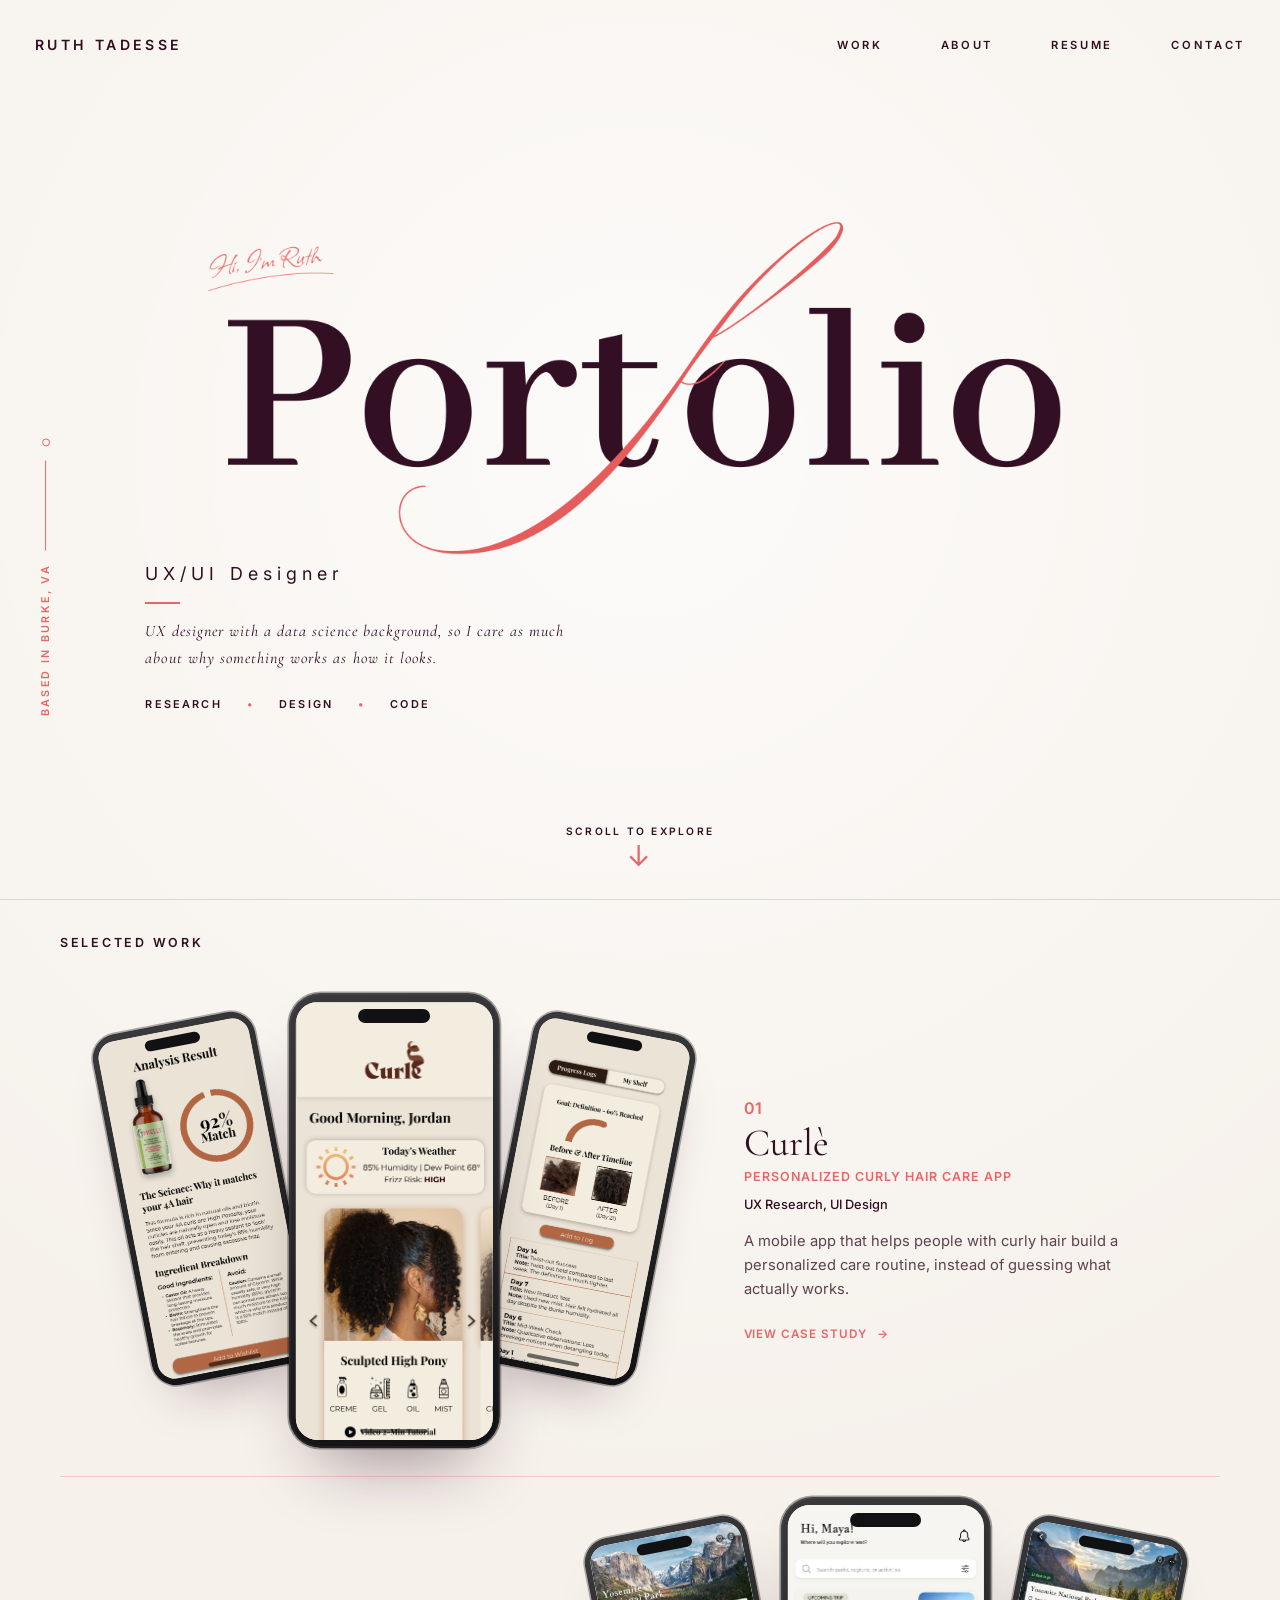
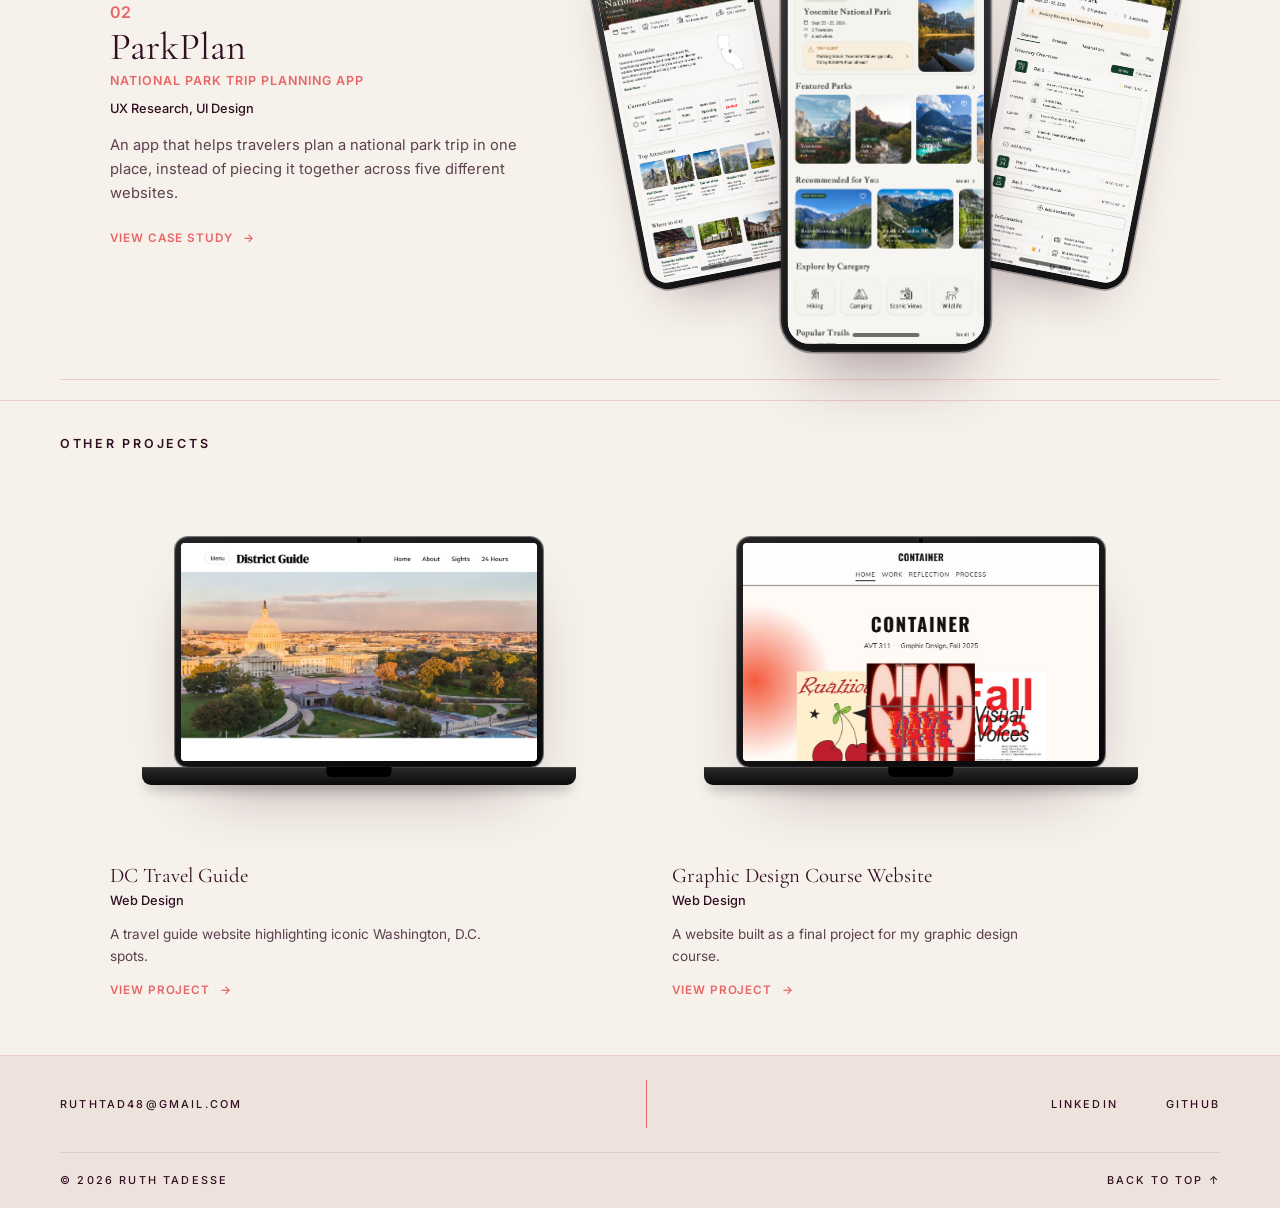
<file: index.html>
<!DOCTYPE html>
<html lang="en">
<head>
  <meta charset="UTF-8">

  <meta
    name="viewport"
    content="width=device-width, initial-scale=1.0"
  >

  <meta
    name="description"
    content="Ruth Tadesse — UX/UI designer with a data science background, bringing research-driven thinking to digital product design."
  >

  <title>Ruth Tadesse | UX/UI Designer</title>

  <link rel="preconnect" href="https://fonts.googleapis.com">

  <link
    rel="preconnect"
    href="https://fonts.gstatic.com"
    crossorigin
  >

  <link
    href="https://fonts.googleapis.com/css2?family=Cormorant+Garamond:ital,wght@0,400;0,500;1,400;1,500&family=Inter:wght@400;500;600&family=Mrs+Saint+Delafield&display=swap"
    rel="stylesheet"
  >

  <link rel="stylesheet" href="styles.css">
  <link rel="stylesheet" href="case-study.css">
</head>

<body>

  <!-- HEADER -->

  <header class="site-header">

    <a class="logo" href="#top">
      RUTH TADESSE
    </a>

    <nav class="site-nav" aria-label="Main navigation">
      <a href="#work">Work</a>
      <a href="about.html">About</a>
      <a href="resume.pdf" target="_blank">Resume</a>
      <a href="#contact">Contact</a>
    </nav>

  </header>

  <main id="top">

    <!-- HERO -->

    <section class="hero">

      <div class="location-rail" aria-hidden="true">

        <span class="location-text">
          BASED IN BURKE, VA
        </span>

        <span class="location-line"></span>

        <span class="location-circle"></span>

      </div>

      <div class="hero-container">

        <!-- COMPLETE HERO TITLE IMAGE -->

        <div class="hero-title-image-wrap">

          <img
            class="hero-title-image"
            src="images/hero-title.png"
            alt="Hi, I'm Ruth. Portfolio."
          >

        </div>

        <!-- HERO DESCRIPTION -->

        <div class="hero-info">

          <p class="role">
            UX/UI Designer
          </p>

          <span class="small-red-line"></span>

          <p class="hero-description">
            UX designer with a data science background, so I care
            as much about why something works as how it looks.
          </p>

          <div class="skills">

            <span>Research</span>

            <span class="skill-dot">•</span>

            <span>Design</span>

            <span class="skill-dot">•</span>

            <span>Code</span>

          </div>

        </div>

        <a class="scroll-link" href="#work">

          <span>
            Scroll to explore
          </span>

          <span class="scroll-arrow">
            ↓
          </span>

        </a>

      </div>

    </section>

    <!-- SELECTED WORK -->

    <section id="work" class="work-section">

      <div class="section-container">

        <p class="section-heading">
          Selected Work
        </p>

        <!-- PROJECT 1 -->

        <article class="project project-image-left">

          <a
            class="project-image-link"
            href="curly-hair-app.html"
          >

            <div class="image-placeholder" style="background: transparent; border: none; aspect-ratio: 5 / 4;">
              <div class="hero-device-stack">
                <div class="hero-device hero-device--left">
                  <div class="device-frame">
                    <div class="device-screen">
                      <img src="images/curly-hair-app/hifi-product-analysis.png" alt="Curlè app product analysis screen showing a 92 percent match score and ingredient breakdown">
                    </div>
                  </div>
                </div>

                <div class="hero-device hero-device--main">
                  <div class="device-frame">
                    <div class="device-screen">
                      <img src="images/curly-hair-app/hifi-home.png" alt="Curlè app home dashboard showing weather-based frizz risk and today's routine card">
                    </div>
                  </div>
                </div>

                <div class="hero-device hero-device--right">
                  <div class="device-frame">
                    <div class="device-screen">
                      <img src="images/curly-hair-app/hifi-journal.png" alt="Curlè app journal screen showing progress tracking with a before and after photo timeline">
                    </div>
                  </div>
                </div>
              </div>
            </div>

          </a>

          <div class="project-content">

            <p class="project-number">
              01
            </p>

            <h2 class="project-title">
              Curlè
            </h2>

            <p class="project-subtitle">
              Personalized Curly Hair Care App
            </p>

            <p class="project-category">
              UX Research, UI Design
            </p>

            <p class="project-description">
              A mobile app that helps people with curly hair build a
              personalized care routine, instead of guessing what
              actually works.
            </p>

            <a
              class="project-link"
              href="curly-hair-app.html"
            >
              View case study
              <span>→</span>
            </a>

          </div>

        </article>

        <!-- PROJECT 2 -->

        <article class="project project-image-right">

          <div class="project-content">

            <p class="project-number">
              02
            </p>

            <h2 class="project-title">
              ParkPlan
            </h2>

            <p class="project-subtitle">
              National Park Trip Planning App
            </p>

            <p class="project-category">
              UX Research, UI Design
            </p>

            <p class="project-description">
              An app that helps travelers plan a national park trip
              in one place, instead of piecing it together across
              five different websites.
            </p>

            <a
              class="project-link"
              href="national-park-app.html"
            >
              View case study
              <span>→</span>
            </a>

          </div>

          <a
            class="project-image-link"
            href="national-park-app.html"
          >

            <div class="image-placeholder" style="background: transparent; border: none; aspect-ratio: 5 / 4;">
              <div class="hero-device-stack">
                <div class="hero-device hero-device--left">
                  <div class="device-frame">
                    <div class="device-screen">
                      <img src="images/natural-park-app/park-detail.png" alt="ParkPlan park detail screen showing current conditions for Yosemite">
                    </div>
                  </div>
                </div>

                <div class="hero-device hero-device--main">
                  <div class="device-frame">
                    <div class="device-screen">
                      <img src="images/natural-park-app/home.png" alt="ParkPlan home screen with a trip alert and featured parks">
                    </div>
                  </div>
                </div>

                <div class="hero-device hero-device--right">
                  <div class="device-frame">
                    <div class="device-screen">
                      <img src="images/natural-park-app/itinerary.png" alt="ParkPlan itinerary screen showing a day-by-day Yosemite trip plan">
                    </div>
                  </div>
                </div>
              </div>
            </div>

          </a>

        </article>

      </div>

    </section>

    <!-- OTHER PROJECTS -->

    <section class="other-projects-section">

      <div class="section-container">

        <p class="section-heading">
          Other Projects
        </p>

        <div class="other-projects-grid">

          <!-- SMALL PROJECT 1 -->

          <article class="small-project">

            <a
              class="small-project-image"
              href="https://rutad2.github.io/avt217/process/Desktop-final-home.html"
              target="_blank"
              rel="noopener"
            >

              <div class="image-placeholder" style="background: transparent; border: none; aspect-ratio: 4 / 3;">
                <div class="laptop-frame">
                  <div class="laptop-screen">
                    <div class="laptop-display">
                      <img src="images/dc-guide/laptop.jpg" alt="District Guide website homepage, showing the site navigation and a hero photo of the U.S. Capitol at sunset">
                    </div>
                  </div>
                  <div class="laptop-base"></div>
                </div>
              </div>

            </a>

            <h3>
              DC Travel Guide
            </h3>

            <p class="small-project-category">
              Web Design
            </p>

            <p class="small-project-description">
              A travel guide website highlighting iconic
              Washington, D.C. spots.
            </p>

            <a
              class="project-link"
              href="https://rutad2.github.io/avt217/process/Desktop-final-home.html"
              target="_blank"
              rel="noopener"
            >
              View project
              <span>→</span>
            </a>

          </article>

          <!-- SMALL PROJECT 2 -->

          <article class="small-project">

            <a
              class="small-project-image"
              href="https://rutad2.github.io/avt311/index.html"
              target="_blank"
              rel="noopener"
            >

              <div class="image-placeholder" style="background: transparent; border: none; aspect-ratio: 4 / 3;">
                <div class="laptop-frame">
                  <div class="laptop-screen">
                    <div class="laptop-display">
                      <img src="images/container/laptop.jpg" alt="Container website homepage, showing the site navigation and a row of bold typographic posters from the AVT 311 graphic design course">
                    </div>
                  </div>
                  <div class="laptop-base"></div>
                </div>
              </div>

            </a>

            <h3>
              Graphic Design Course Website
            </h3>

            <p class="small-project-category">
              Web Design
            </p>

            <p class="small-project-description">
              A website built as a final project for my graphic
              design course.
            </p>

            <a
              class="project-link"
              href="https://rutad2.github.io/avt311/index.html"
              target="_blank"
              rel="noopener"
            >
              View project
              <span>→</span>
            </a>

          </article>

        </div>

      </div>

    </section>

  </main>

  <!-- FOOTER -->

  <footer id="contact" class="site-footer">

    <div class="footer-top">

      <a href="mailto:ruthtad48@gmail.com">
        RUTHTAD48@GMAIL.COM
      </a>

      <span class="footer-divider"></span>

      <div class="social-links">

        <a href="https://www.linkedin.com/in/ruth-t-64b31b276" target="_blank" rel="noopener">
          LinkedIn
        </a>

        <a href="https://github.com/Rutad2" target="_blank" rel="noopener">
          GitHub
        </a>

      </div>

    </div>

    <div class="footer-bottom">

      <span>
        © 2026 Ruth Tadesse
      </span>

      <a href="#top">
        Back to top ↑
      </a>

    </div>

  </footer>

</body>
</html>
</file>
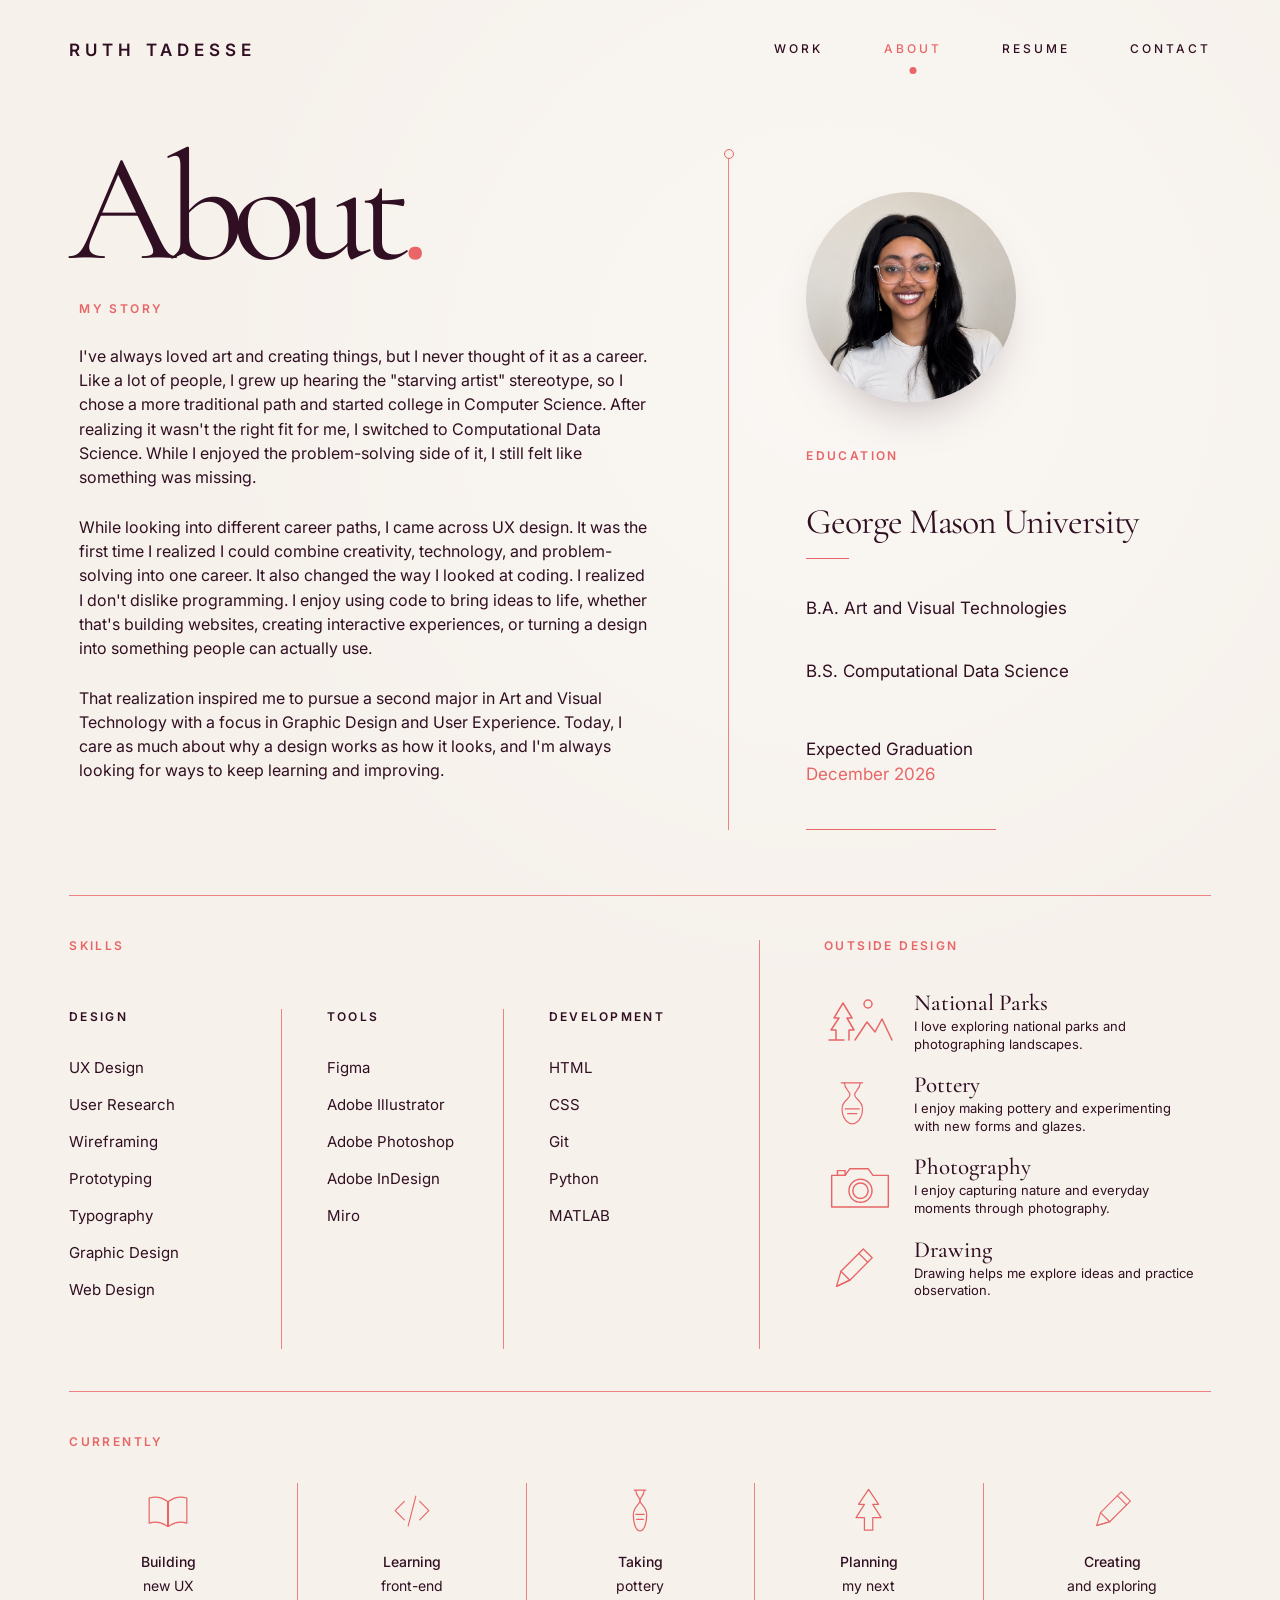
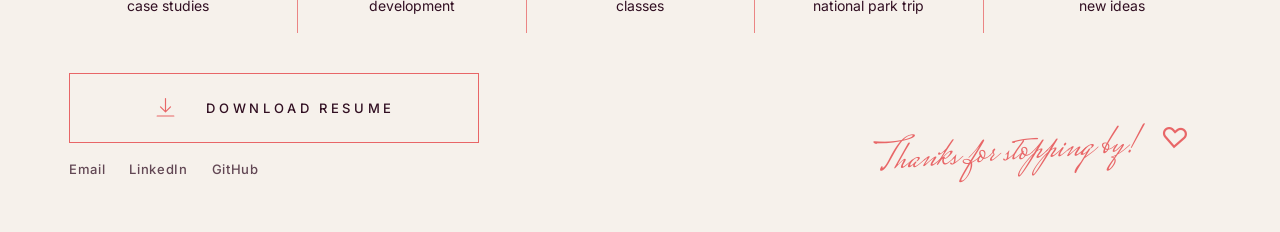
<file: about.html>
<!DOCTYPE html>
<html lang="en">
<head>
  <meta charset="UTF-8">

  <meta
    name="viewport"
    content="width=device-width, initial-scale=1.0"
  >

  <meta
    name="description"
    content="About Ruth Tadesse, a UX designer with a background in computational data science, building interfaces grounded in real research."
  >

  <title>About | Ruth Tadesse</title>

  <link rel="preconnect" href="https://fonts.googleapis.com">
  <link rel="preconnect" href="https://fonts.gstatic.com" crossorigin>

  <link
    href="https://fonts.googleapis.com/css2?family=Cormorant+Garamond:ital,wght@0,400;0,500;1,400;1,500&family=Inter:wght@400;500;600&family=Mrs+Saint+Delafield&display=swap"
    rel="stylesheet"
  >

  <link rel="stylesheet" href="about.css">
</head>

<body>
  <header class="site-header">
    <a href="index.html" class="brand">
      Ruth Tadesse
    </a>

    <button
      class="menu-button"
      type="button"
      aria-label="Open navigation menu"
      aria-expanded="false"
      aria-controls="main-navigation"
    >
      <span></span>
      <span></span>
    </button>

    <nav class="site-nav" id="main-navigation">
      <a href="index.html#work">Work</a>

      <a href="about.html" class="active">
        About
      </a>

      <a href="resume.pdf" target="_blank">
        Resume
      </a>

      <a href="index.html#contact">
        Contact
      </a>
    </nav>
  </header>

  <main>
    <!-- TOP ABOUT SECTION -->
    <section class="about-hero">
      <div class="about-story-column">
        <h1 class="page-title">
          About<span>.</span>
        </h1>

        <div class="story-content">
          <p class="eyebrow">My Story</p>

          <div class="story-copy">
            <p>
              I've always loved art and creating things, but I never
              thought of it as a career. Like a lot of people, I grew
              up hearing the "starving artist" stereotype, so I chose
              a more traditional path and started college in Computer
              Science. After realizing it wasn't the right fit for me,
              I switched to Computational Data Science. While I enjoyed
              the problem-solving side of it, I still felt like
              something was missing.
            </p>

            <p>
              While looking into different career paths, I came across
              UX design. It was the first time I realized I could
              combine creativity, technology, and problem-solving into
              one career. It also changed the way I looked at coding.
              I realized I don't dislike programming. I enjoy using
              code to bring ideas to life, whether that's building
              websites, creating interactive experiences, or turning
              a design into something people can actually use.
            </p>

            <p>
              That realization inspired me to pursue a second major in
              Art and Visual Technology with a focus in Graphic Design
              and User Experience. Today, I care as much about why a
              design works as how it looks, and I'm always looking for
              ways to keep learning and improving.
            </p>
          </div>
        </div>
      </div>

      <div class="vertical-divider" aria-hidden="true">
        <span class="divider-circle"></span>
      </div>

      <div class="about-details-column">
        <div class="about-photo">
          <img src="images/mepic.png" alt="Portrait of Ruth Tadesse">
        </div>

        <div class="education-block">
          <p class="eyebrow">Education</p>

          <h2>George Mason University</h2>

          <span class="small-accent-line"></span>

          <div class="degree">
            <p>B.A. Art and Visual Technologies</p>
          </div>

          <div class="degree">
            <p>B.S. Computational Data Science</p>
          </div>

          <div class="graduation">
            <p>Expected Graduation</p>
            <span>December 2026</span>
          </div>

          <span class="education-bottom-line"></span>
        </div>
      </div>
    </section>

    <!-- SKILLS AND INTERESTS -->
    <section class="skills-interests-section">
      <div class="skills-area">
        <p class="eyebrow">Skills</p>

        <div class="skills-grid">
          <div class="skill-group">
            <h3>Design</h3>

            <ul>
              <li>UX Design</li>
              <li>User Research</li>
              <li>Wireframing</li>
              <li>Prototyping</li>
              <li>Typography</li>
              <li>Graphic Design</li>
              <li>Web Design</li>
            </ul>
          </div>

          <div class="skill-group">
            <h3>Tools</h3>

            <ul>
              <li>Figma</li>
              <li>Adobe Illustrator</li>
              <li>Adobe Photoshop</li>
              <li>Adobe InDesign</li>
              <li>Miro</li>
            </ul>
          </div>

          <div class="skill-group">
            <h3>Development</h3>

            <ul>
              <li>HTML</li>
              <li>CSS</li>
              <li>Git</li>
              <li>Python</li>
              <li>MATLAB</li>
            </ul>
          </div>
        </div>
      </div>

      <div class="outside-design-area">
        <p class="eyebrow">Outside Design</p>

        <div class="interest-list">
          <article class="interest-item">
            <div class="interest-icon" aria-hidden="true">
              <svg viewBox="0 0 70 55">
                <path d="M5 45h15M12 45V35H7l8-12h-5l9-15 9 15h-5l7 12h-5v10" />
                <path d="M31 45 43 27l8 10 7-13 10 21" />
                <circle cx="44" cy="9" r="4" />
              </svg>
            </div>

            <div>
              <h3>National Parks</h3>
              <p>
                I love exploring national parks and photographing
                landscapes.
              </p>
            </div>
          </article>

          <article class="interest-item">
            <div class="interest-icon pottery-icon" aria-hidden="true">
              <svg viewBox="0 0 70 65">
                <path d="M22 5h27" />
                <path d="M26 5c0 8 7 10 7 15 0 6-10 7-10 18 0 12 7 19 13 19s13-7 13-19c0-11-10-12-10-18 0-5 7-7 7-15" />
                <path d="M27 38h18M30 44h12" />
              </svg>
            </div>

            <div>
              <h3>Pottery</h3>
              <p>
                I enjoy making pottery and experimenting with new
                forms and glazes.
              </p>
            </div>
          </article>

          <article class="interest-item">
            <div class="interest-icon camera-icon" aria-hidden="true">
              <svg viewBox="0 0 75 55">
                <path d="M8 15h14l5-7h19l5 7h16v33H8z" />
                <circle cx="38" cy="31" r="12" />
                <circle cx="38" cy="31" r="8" />
                <path d="M14 10h8v5h-8z" />
              </svg>
            </div>

            <div>
              <h3>Photography</h3>
              <p>
                I enjoy capturing nature and everyday moments through
                photography.
              </p>
            </div>
          </article>

          <article class="interest-item">
            <div class="interest-icon pencil-icon" aria-hidden="true">
              <svg viewBox="0 0 65 65">
                <path d="m14 52 5-17 25-25 10 10-25 25z" />
                <path d="m19 35 10 10M39 15l10 10M14 52l15-7" />
              </svg>
            </div>

            <div>
              <h3>Drawing</h3>
              <p>
                Drawing helps me explore ideas and practice
                observation.
              </p>
            </div>
          </article>
        </div>
      </div>
    </section>

    <!-- CURRENTLY SECTION -->
    <section class="currently-section">
      <p class="eyebrow">Currently</p>

      <div class="currently-grid">
        <article class="currently-item">
          <div class="currently-icon" aria-hidden="true">
            <svg viewBox="0 0 55 55">
              <path d="M5 12c9-3 15-1 22 4v30c-7-5-13-7-22-4z" />
              <path d="M50 12c-9-3-15-1-22 4v30c7-5 13-7 22-4z" />
              <path d="M28 16v30" />
            </svg>
          </div>

          <p>
            <strong>Building</strong>
            new UX<br>
            case studies
          </p>
        </article>

        <article class="currently-item">
          <div class="currently-icon" aria-hidden="true">
            <svg viewBox="0 0 60 55">
              <path d="m20 15-12 12 12 12M40 15l12 12-12 12M35 8 25 47" />
            </svg>
          </div>

          <p>
            <strong>Learning</strong>
            front-end<br>
            development
          </p>
        </article>

        <article class="currently-item">
          <div class="currently-icon" aria-hidden="true">
            <svg viewBox="0 0 50 60">
              <path d="M18 5h14M20 5c0 7 5 8 5 13 0 4-8 6-8 17 0 12 4 19 8 19s8-7 8-19c0-11-8-13-8-17 0-5 5-6 5-13" />
              <path d="M20 34h10M21 40h8" />
            </svg>
          </div>

          <p>
            <strong>Taking</strong>
            pottery<br>
            classes
          </p>
        </article>

        <article class="currently-item">
          <div class="currently-icon" aria-hidden="true">
            <svg viewBox="0 0 55 60">
              <path d="M27 4 15 22h7L12 38h10v15h10V38h10L32 22h7z" />
            </svg>
          </div>

          <p>
            <strong>Planning</strong>
            my next<br>
            national park trip
          </p>
        </article>

        <article class="currently-item">
          <div class="currently-icon" aria-hidden="true">
            <svg viewBox="0 0 60 60">
              <path d="m10 49 5-17L42 5l12 12-27 27z" />
              <path d="m15 32 12 12M37 10l12 12M10 49l17-5" />
            </svg>
          </div>

          <p>
            <strong>Creating</strong>
            and exploring<br>
            new ideas
          </p>
        </article>
      </div>

      <div class="bottom-row">
        <div class="bottom-actions">
          <a
            class="resume-button"
            href="resume.pdf"
            target="_blank"
            rel="noopener noreferrer"
          >
            <svg viewBox="0 0 30 30" aria-hidden="true">
              <path d="M15 3v15M9 13l6 6 6-6M5 24h20" />
            </svg>

            <span>Download Resume</span>
          </a>

          <div class="about-contact">
            <a href="mailto:ruthtad48@gmail.com">Email</a>
            <a href="https://www.linkedin.com/in/ruth-t-64b31b276" target="_blank" rel="noopener">LinkedIn</a>
            <a href="https://github.com/Rutad2" target="_blank" rel="noopener">GitHub</a>
          </div>
        </div>

        <p class="closing-note">
          Thanks for stopping by!
          <span>♡</span>
        </p>
      </div>
    </section>
  </main>

  <script>
    const menuButton = document.querySelector(".menu-button");
    const navigation = document.querySelector(".site-nav");

    menuButton.addEventListener("click", () => {
      const menuIsOpen = navigation.classList.toggle("open");

      menuButton.setAttribute(
        "aria-expanded",
        menuIsOpen.toString()
      );

      document.body.classList.toggle("menu-open", menuIsOpen);
    });

    navigation.querySelectorAll("a").forEach((link) => {
      link.addEventListener("click", () => {
        navigation.classList.remove("open");
        document.body.classList.remove("menu-open");
        menuButton.setAttribute("aria-expanded", "false");
      });
    });
  </script>
</body>
</html>
</file>
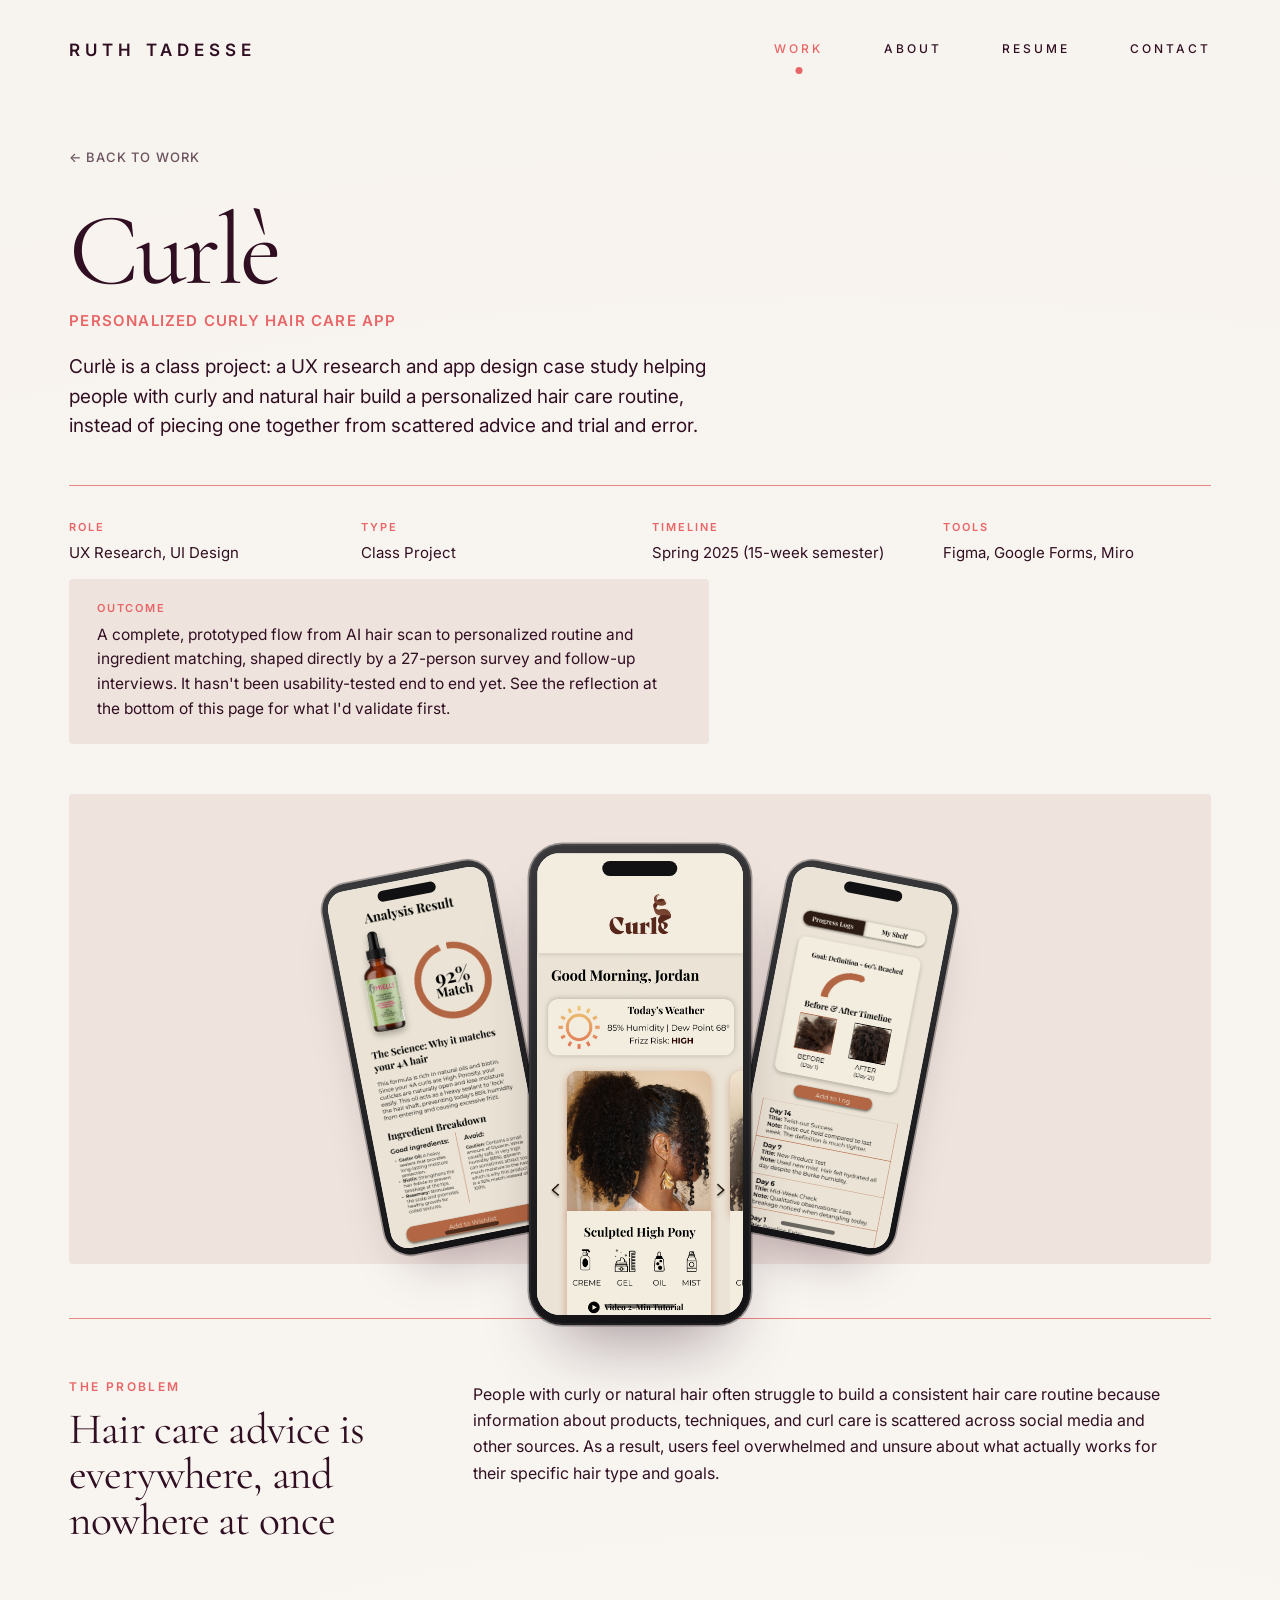
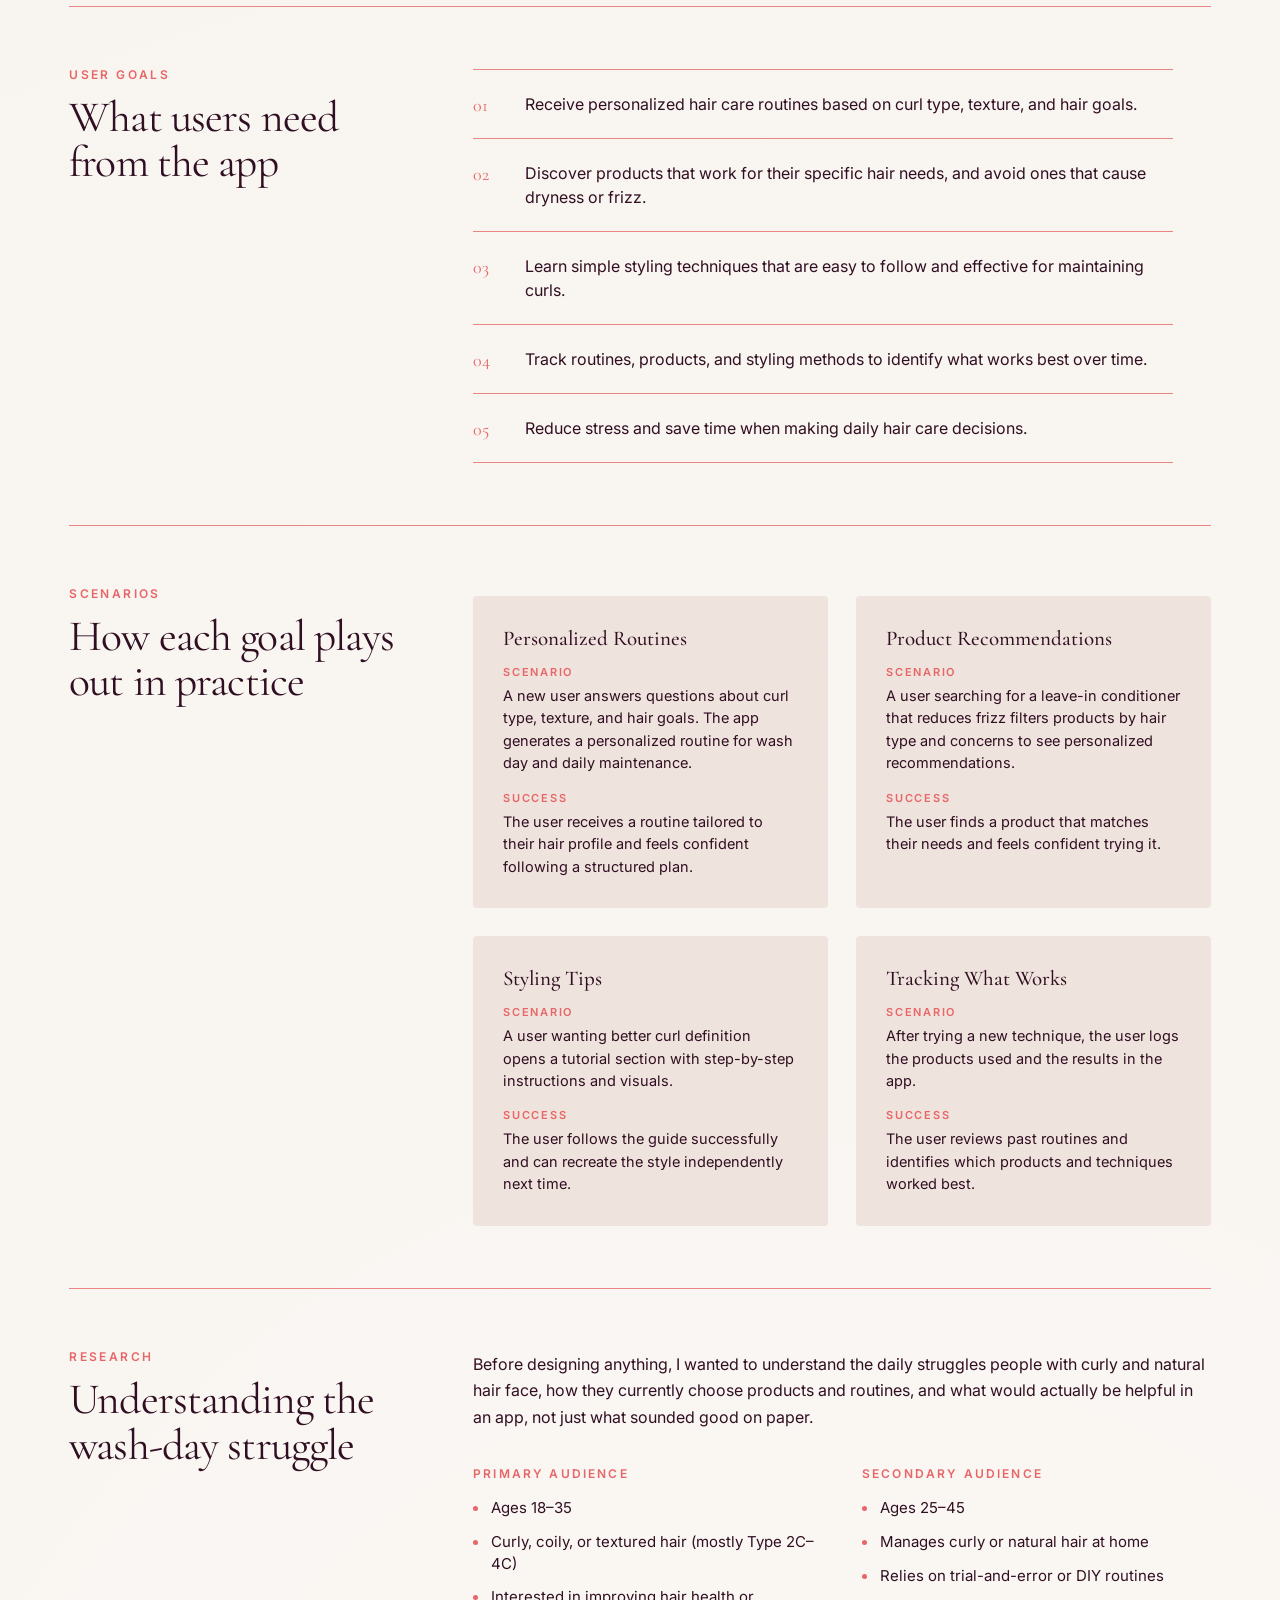
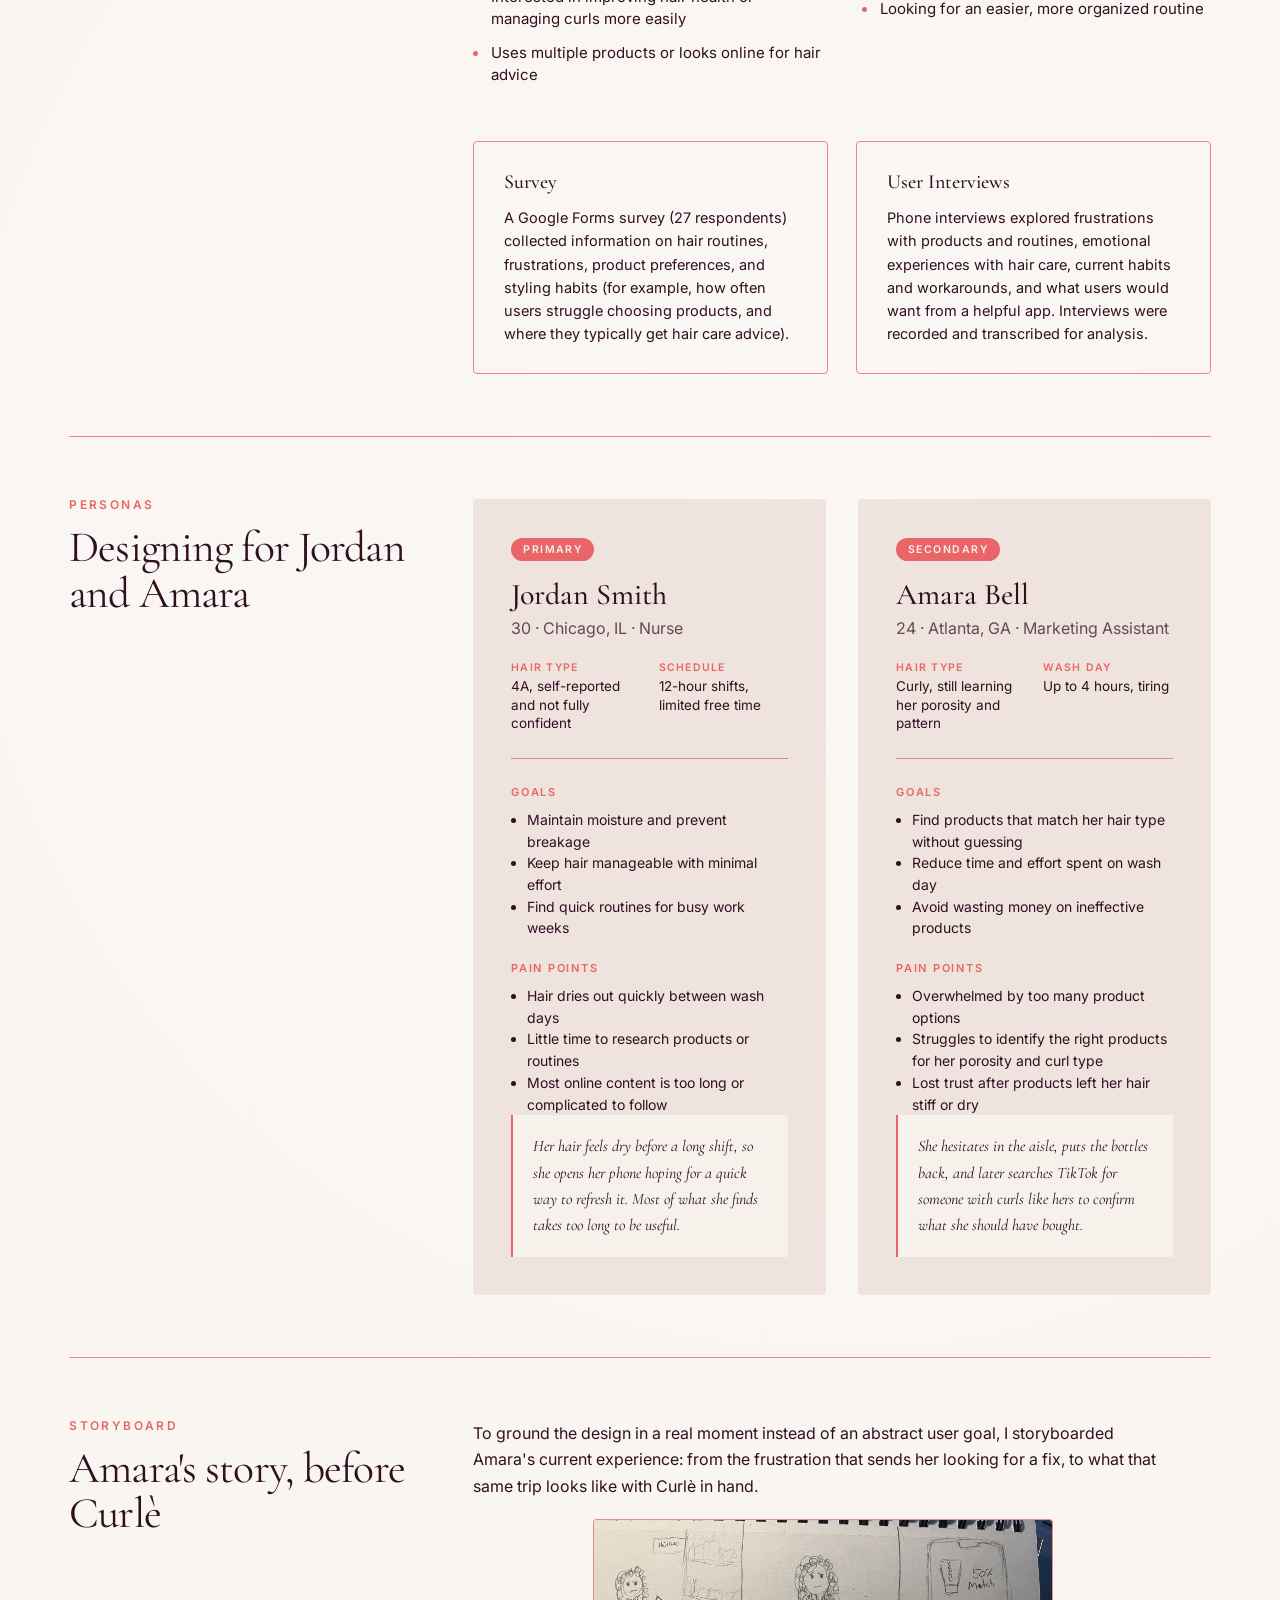
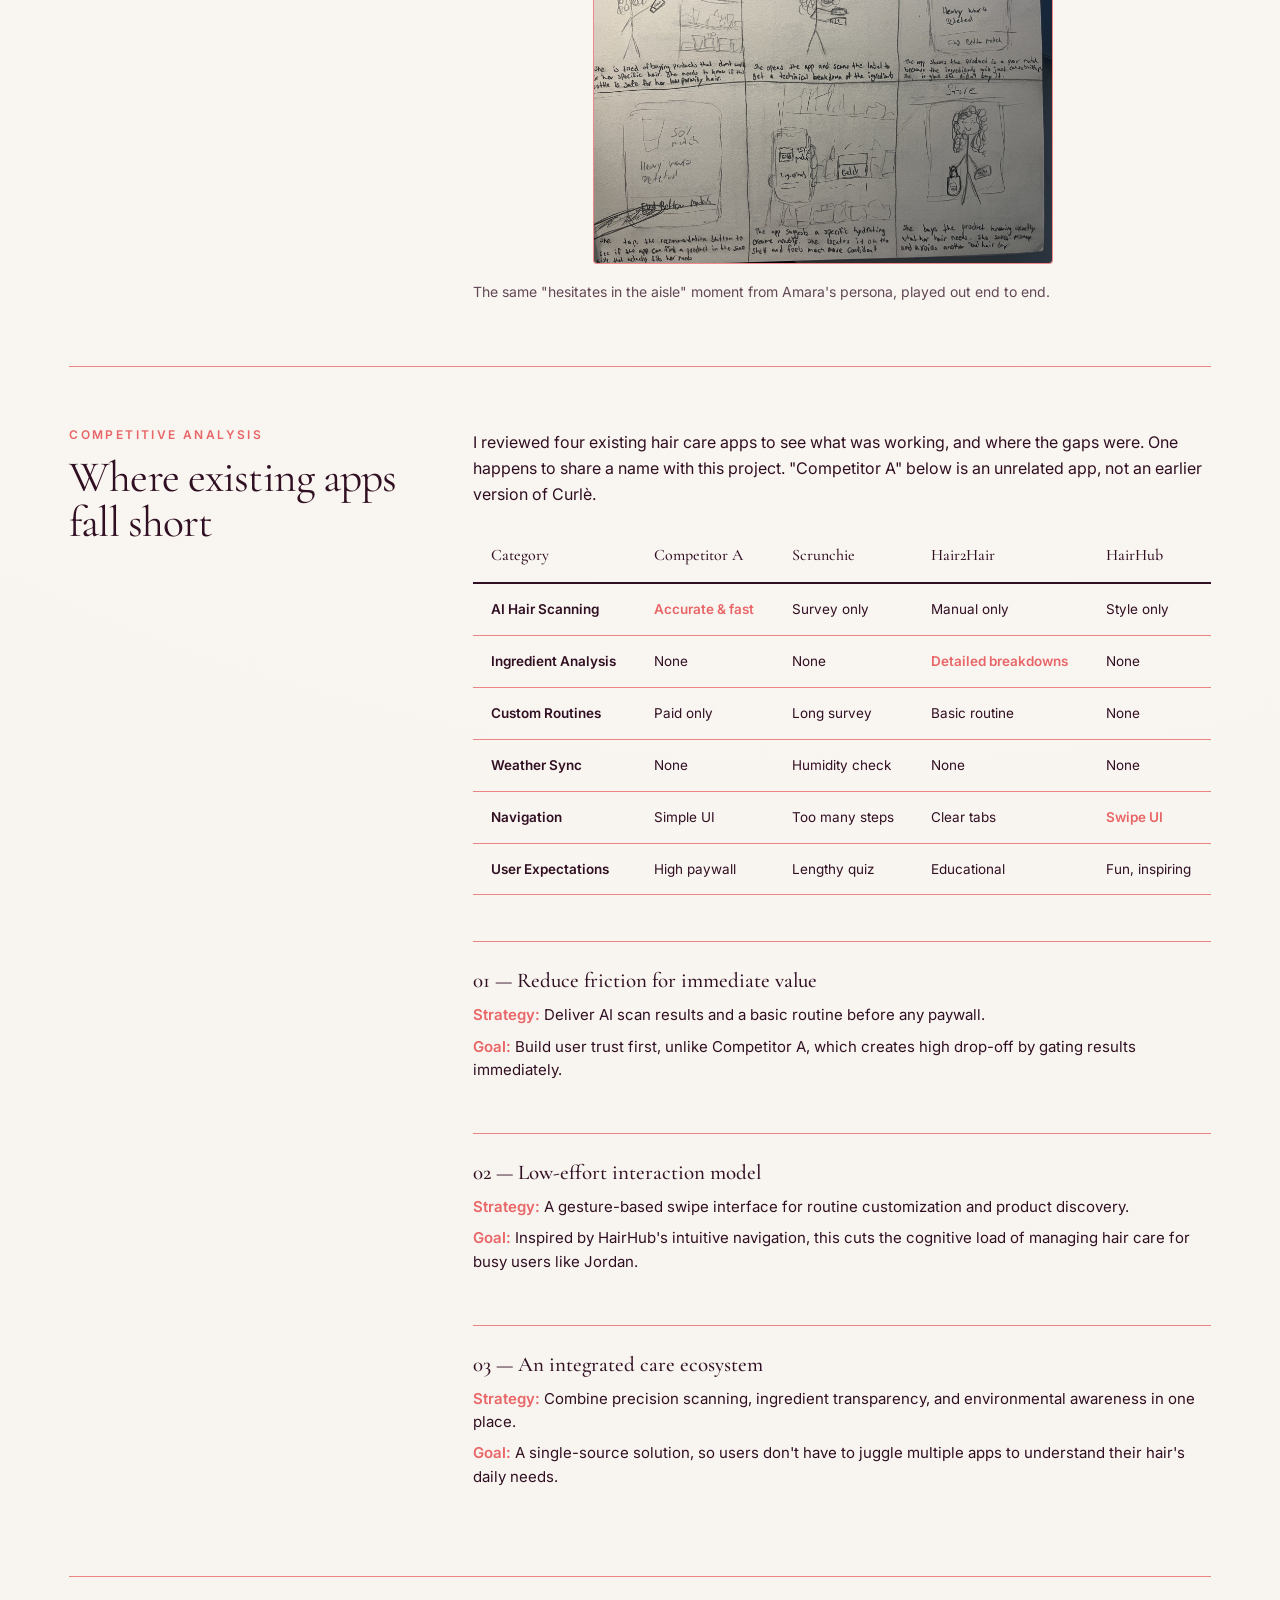
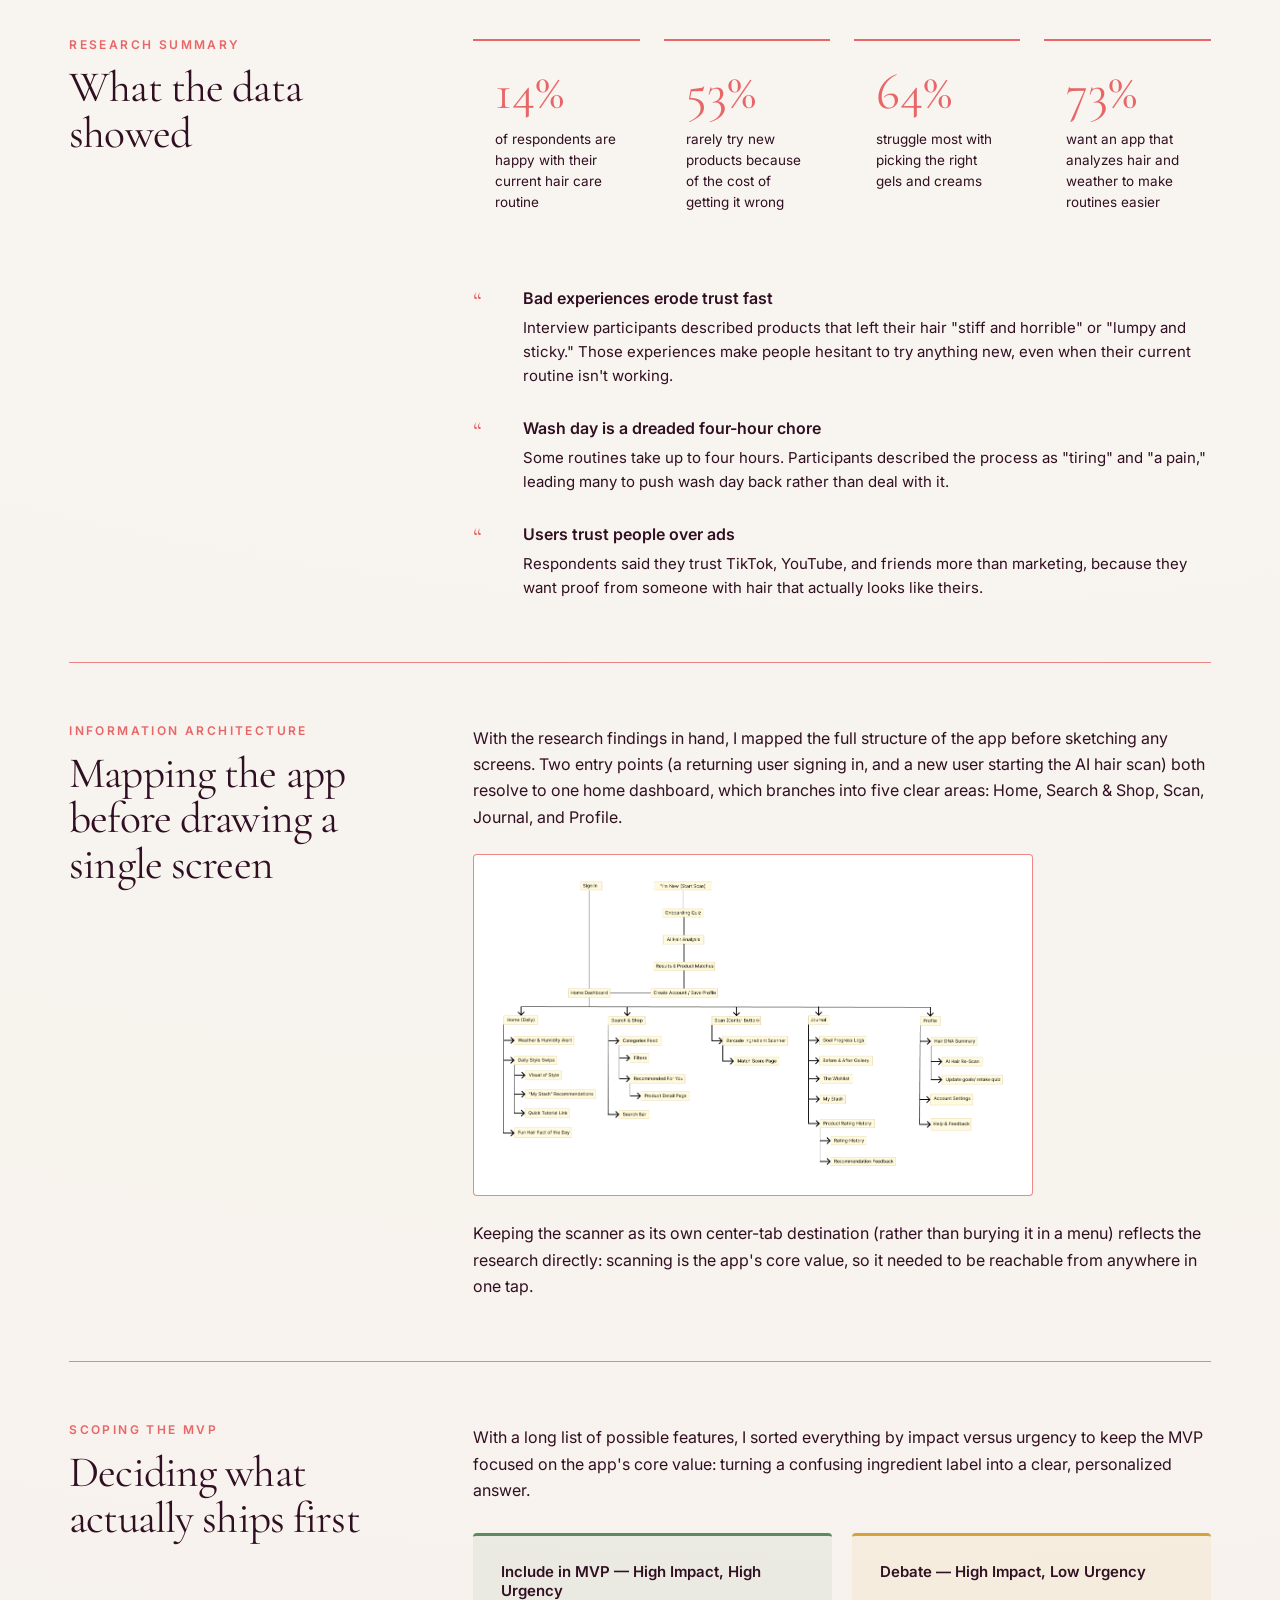
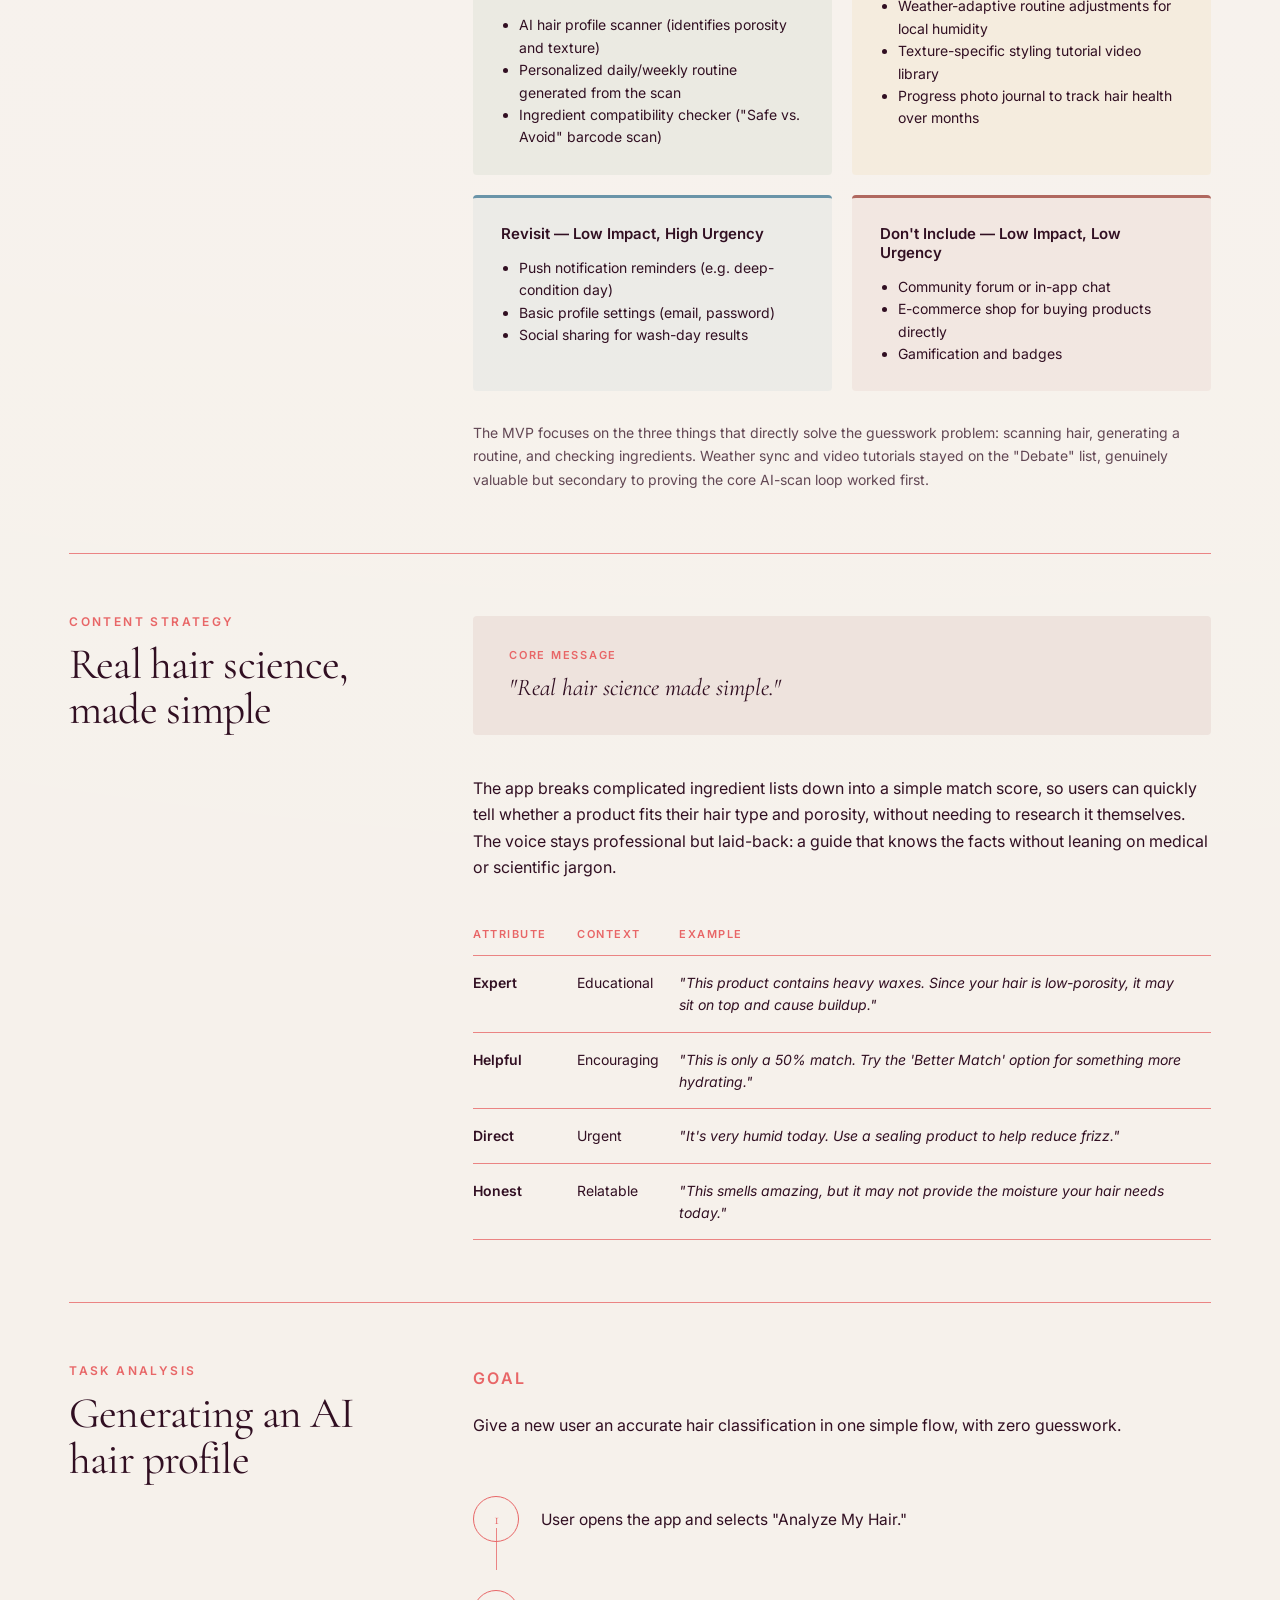
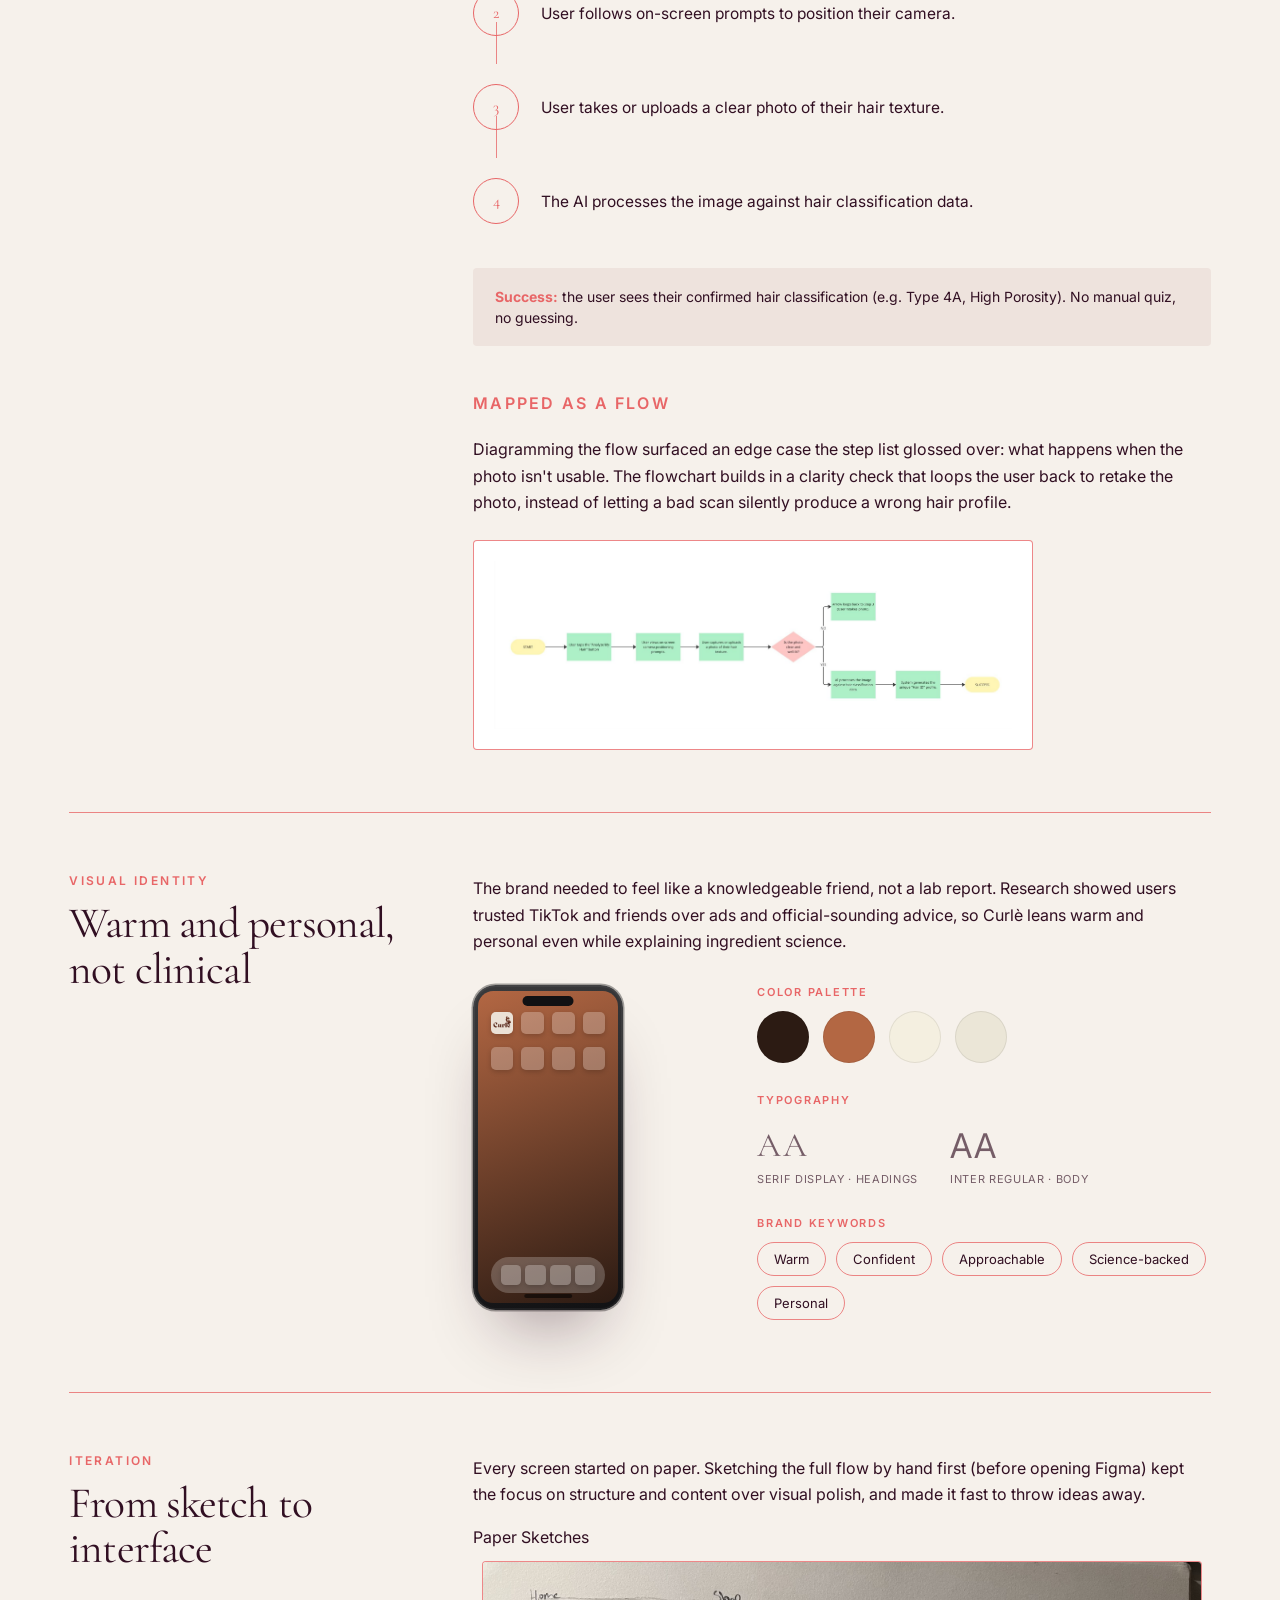
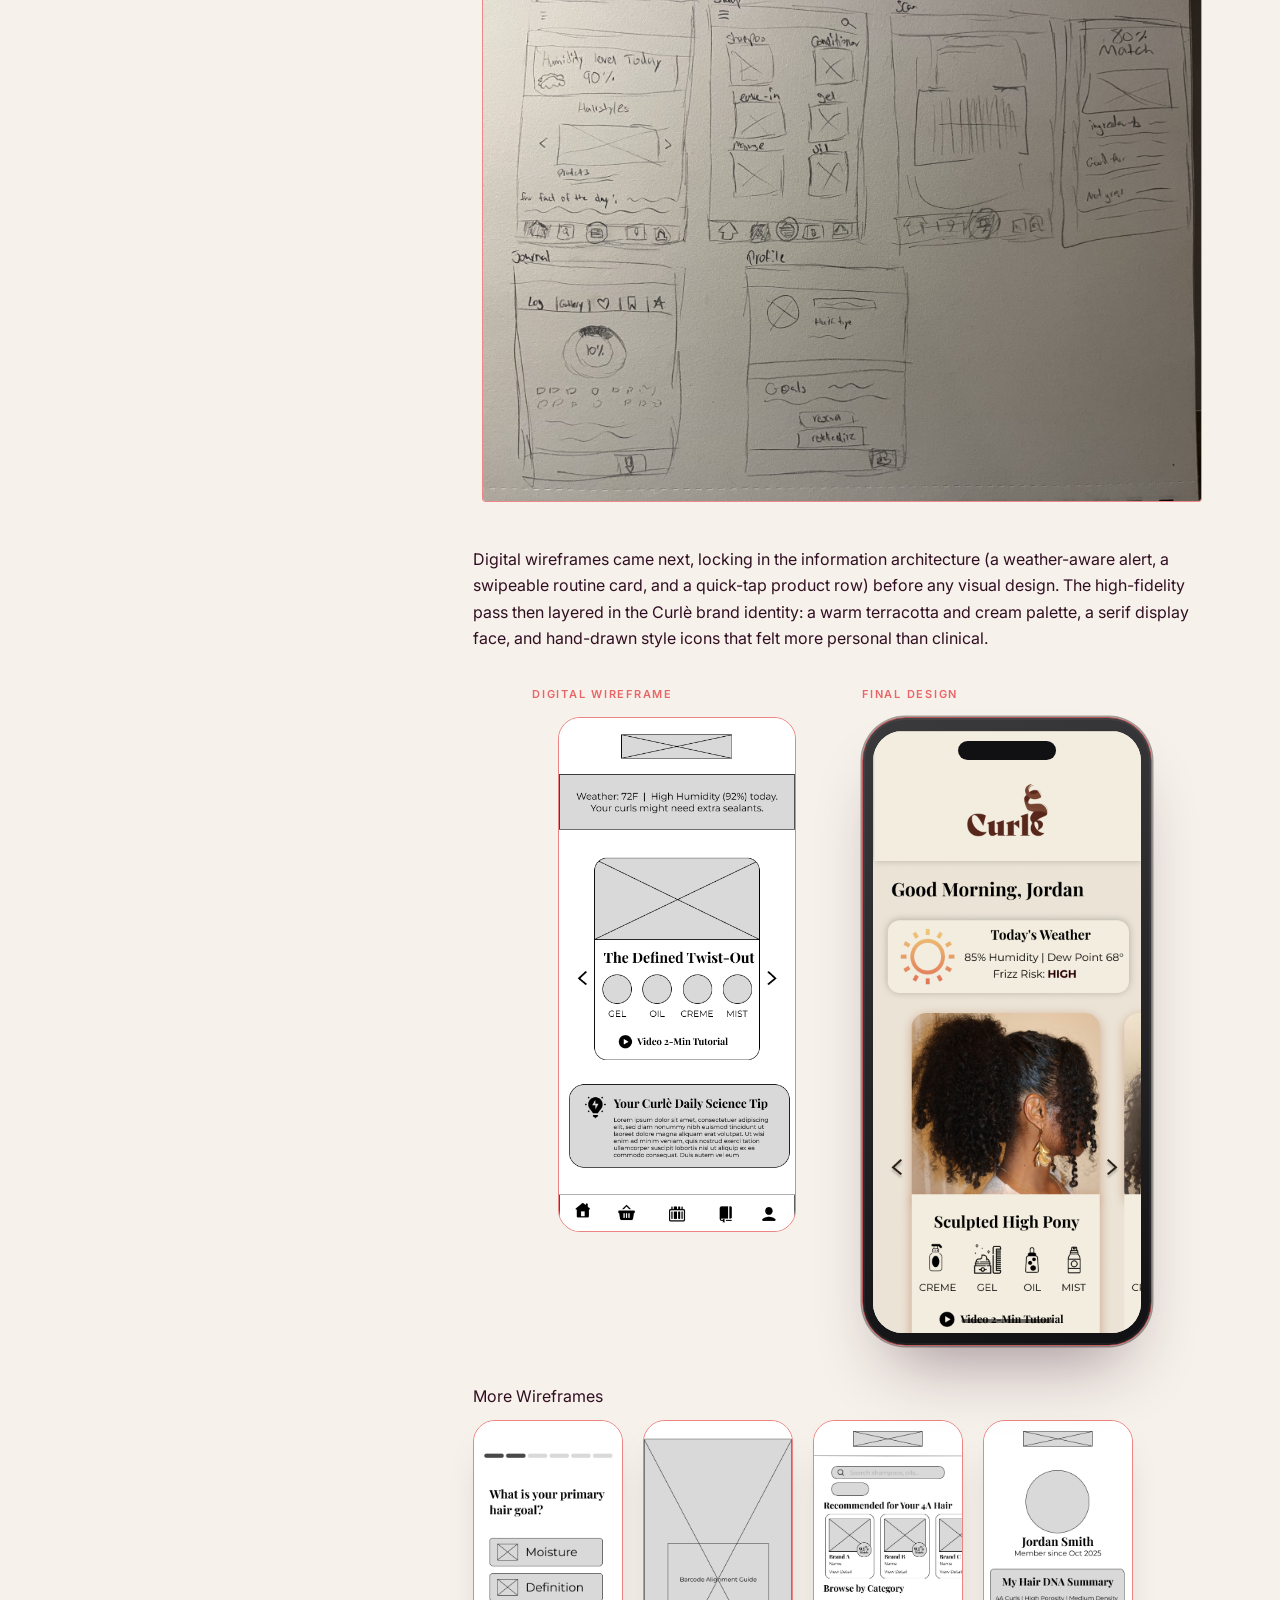
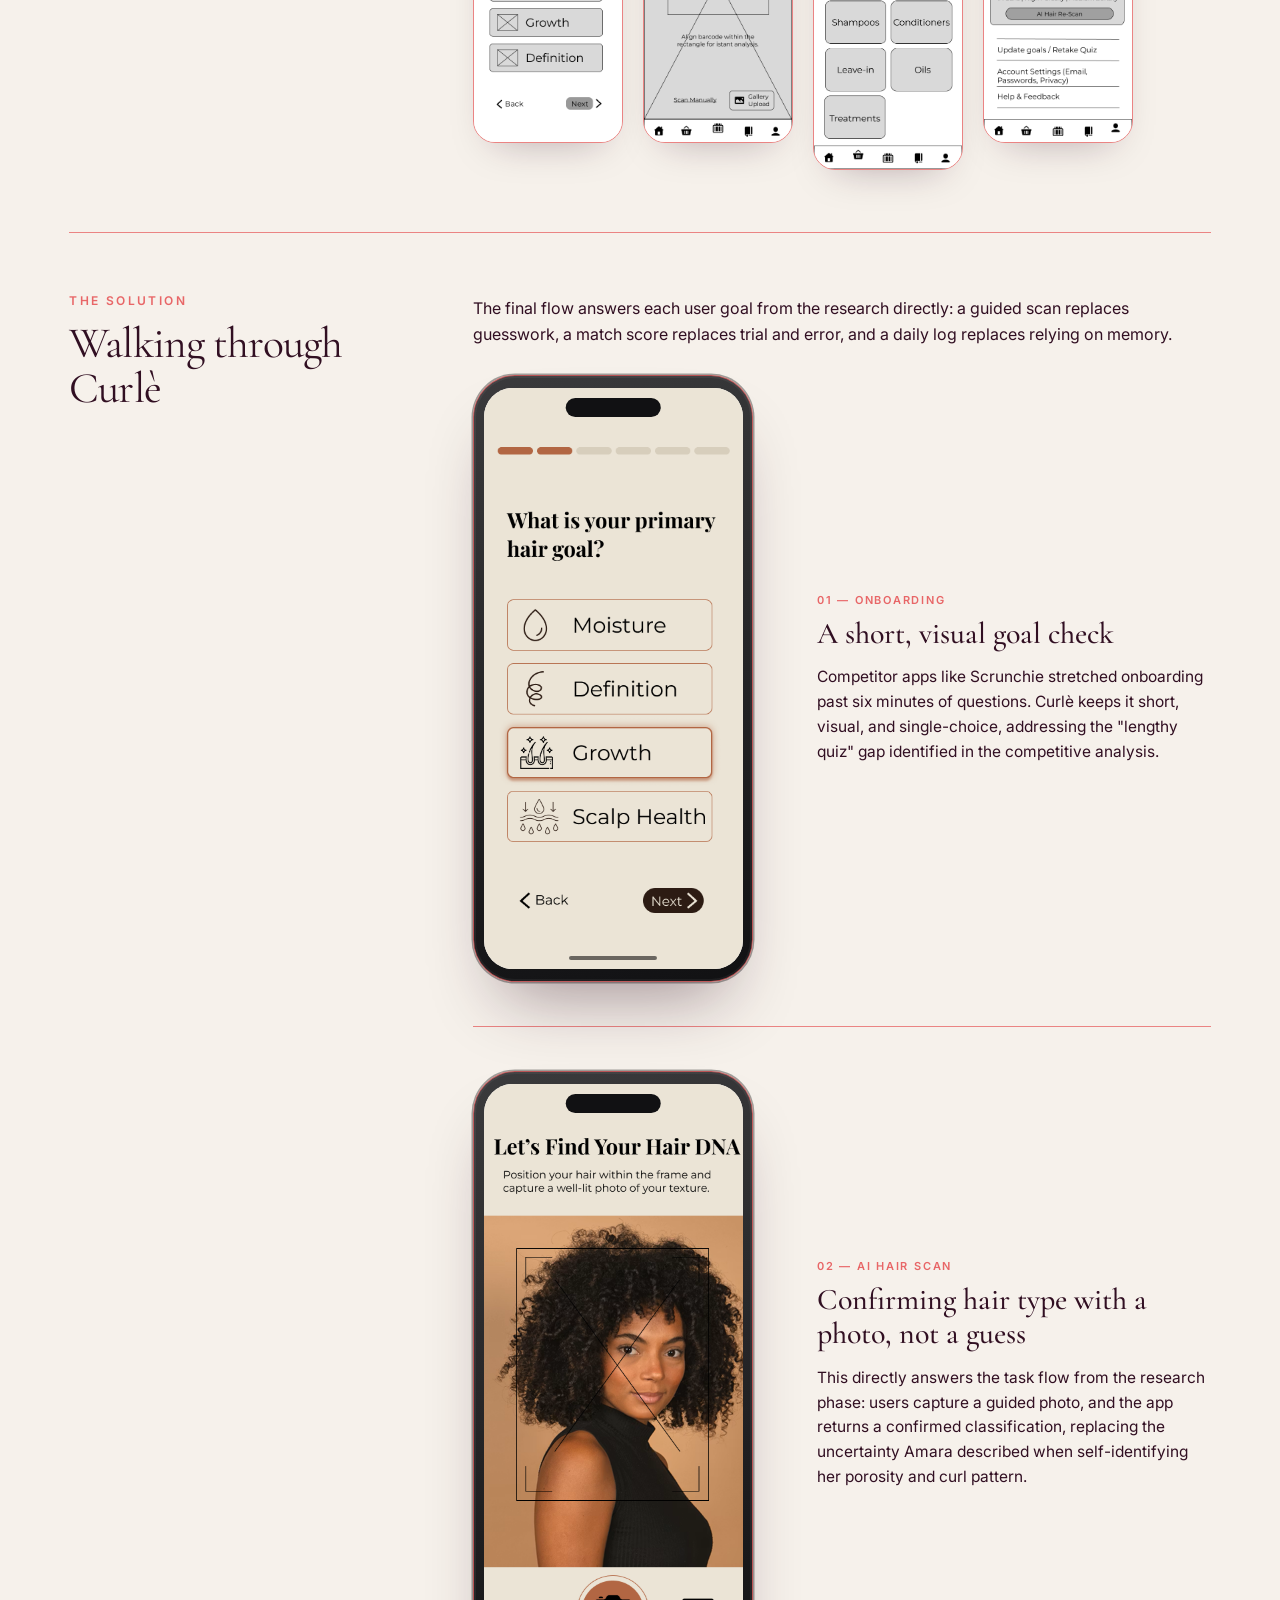
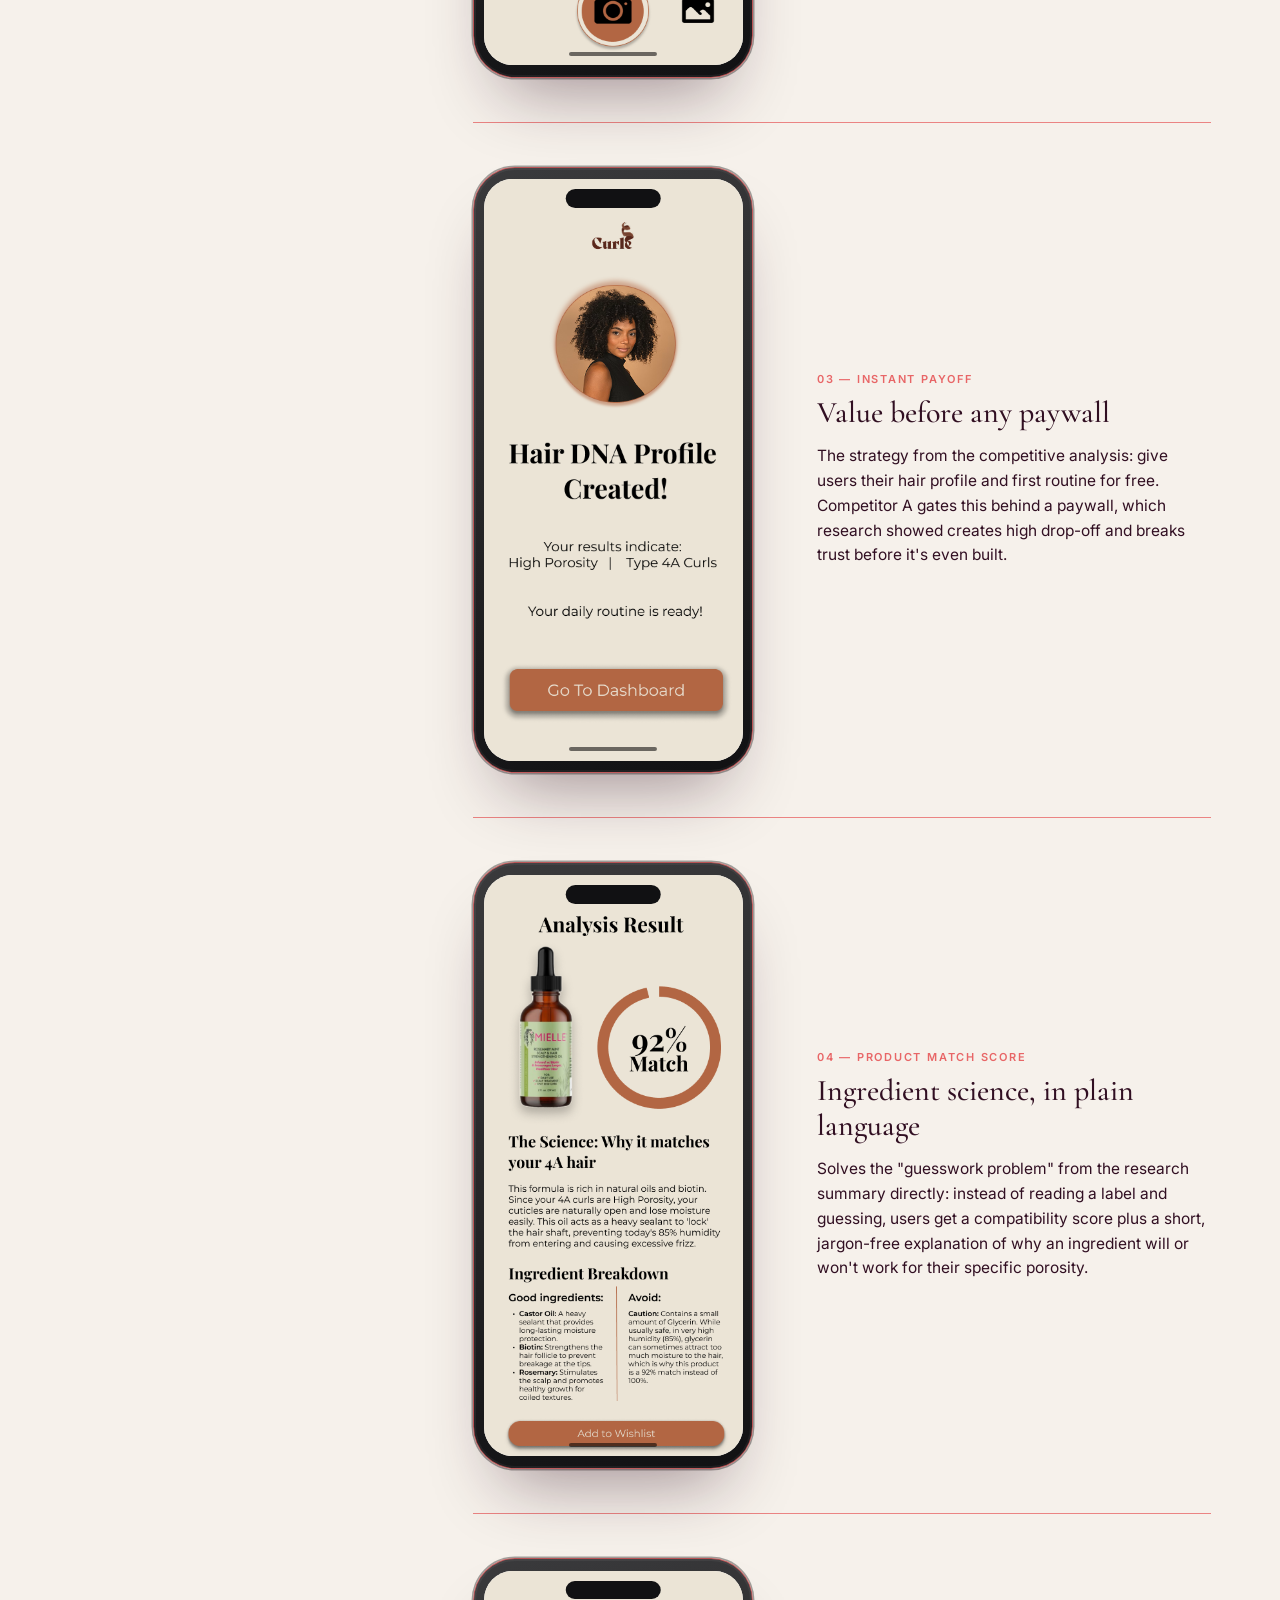
<file: curly-hair-app.html>
<!DOCTYPE html>
<html lang="en">
<head>
  <meta charset="UTF-8">

  <meta
    name="viewport"
    content="width=device-width, initial-scale=1.0"
  >

  <meta
    name="description"
    content="Case study: Curlè — Personalized Curly Hair Care App. A UX research and design project helping people with curly and natural hair build a personalized hair care routine."
  >

  <title>Curlè | Ruth Tadesse</title>

  <link rel="preconnect" href="https://fonts.googleapis.com">
  <link rel="preconnect" href="https://fonts.gstatic.com" crossorigin>

  <link
    href="https://fonts.googleapis.com/css2?family=Cormorant+Garamond:ital,wght@0,400;0,500;1,400;1,500&family=Inter:wght@400;500;600&family=Mrs+Saint+Delafield&display=swap"
    rel="stylesheet"
  >

  <link rel="stylesheet" href="about.css">
  <link rel="stylesheet" href="case-study.css">
</head>

<body>
  <header class="site-header">
    <a href="index.html" class="brand">
      Ruth Tadesse
    </a>

    <button
      class="menu-button"
      type="button"
      aria-label="Open navigation menu"
      aria-expanded="false"
      aria-controls="main-navigation"
    >
      <span></span>
      <span></span>
    </button>

    <nav class="site-nav" id="main-navigation">
      <a href="index.html#work" class="active">Work</a>
      <a href="about.html">About</a>
      <a href="resume.pdf" target="_blank">Resume</a>
      <a href="index.html#contact">Contact</a>
    </nav>
  </header>

  <main>

    <!-- CASE STUDY HERO -->
    <section class="case-hero">
      <a class="back-link" href="index.html#work">
        ← Back to work
      </a>

      <h1 class="case-title">Curlè</h1>
      <p class="case-subtitle">Personalized Curly Hair Care App</p>

      <p class="case-summary">
        Curlè is a class project: a UX research and app design case
        study helping people with curly and natural hair build a
        personalized hair care routine, instead of piecing one together
        from scattered advice and trial and error.
      </p>

      <dl class="case-meta">
        <div>
          <dt>Role</dt>
          <dd>UX Research, UI Design</dd>
        </div>

        <div>
          <dt>Type</dt>
          <dd>Class Project</dd>
        </div>

        <div>
          <dt>Timeline</dt>
          <dd>Spring 2025 (15-week semester)</dd>
        </div>

        <div>
          <dt>Tools</dt>
          <dd>Figma, Google Forms, Miro</dd>
        </div>
      </dl>

      <div class="case-outcome">
        <span class="label">Outcome</span>
        <p>
          A complete, prototyped flow from AI hair scan to personalized
          routine and ingredient matching, shaped directly by a
          27-person survey and follow-up interviews. It hasn't been
          usability-tested end to end yet. See the reflection at the
          bottom of this page for what I'd validate first.
        </p>
      </div>

      <div class="case-hero-image">
        <div class="hero-device-stack">
          <div class="hero-device hero-device--left">
            <div class="device-frame">
              <div class="device-screen">
                <img src="images/curly-hair-app/hifi-product-analysis.png" alt="Product analysis screen showing a 92 percent match score and ingredient breakdown">
              </div>
            </div>
          </div>

          <div class="hero-device hero-device--main">
            <div class="device-frame">
              <div class="device-screen">
                <img src="images/curly-hair-app/hifi-home.png" alt="Curlè app home dashboard showing weather-based frizz risk, today's routine card, and a daily hair science tip">
              </div>
            </div>
          </div>

          <div class="hero-device hero-device--right">
            <div class="device-frame">
              <div class="device-screen">
                <img src="images/curly-hair-app/hifi-journal.png" alt="Journal screen showing progress tracking with a before and after photo timeline">
              </div>
            </div>
          </div>
        </div>
      </div>
    </section>

    <!-- PROBLEM STATEMENT -->
    <section class="case-section">
      <div class="case-section-head">
        <div>
          <p class="eyebrow">The Problem</p>
          <h2>Hair care advice is everywhere, and nowhere at once</h2>
        </div>

        <div class="case-section-body">
          <p>
            People with curly or natural hair often struggle to build a
            consistent hair care routine because information about
            products, techniques, and curl care is scattered across
            social media and other sources. As a result, users feel
            overwhelmed and unsure about what actually works for their
            specific hair type and goals.
          </p>
        </div>
      </div>
    </section>

    <!-- USER GOALS -->
    <section class="case-section">
      <div class="case-section-head">
        <div>
          <p class="eyebrow">User Goals</p>
          <h2>What users need from the app</h2>
        </div>

        <div class="case-section-body">
          <ol class="goal-list">
            <li>Receive personalized hair care routines based on curl type, texture, and hair goals.</li>
            <li>Discover products that work for their specific hair needs, and avoid ones that cause dryness or frizz.</li>
            <li>Learn simple styling techniques that are easy to follow and effective for maintaining curls.</li>
            <li>Track routines, products, and styling methods to identify what works best over time.</li>
            <li>Reduce stress and save time when making daily hair care decisions.</li>
          </ol>
        </div>
      </div>
    </section>

    <!-- SCENARIOS -->
    <section class="case-section">
      <div class="case-section-head">
        <div>
          <p class="eyebrow">Scenarios</p>
          <h2>How each goal plays out in practice</h2>
        </div>

        <div class="case-section-body" style="max-width: none;">
          <div class="scenario-grid">
            <div class="scenario-card">
              <h3>Personalized Routines</h3>
              <span class="label">Scenario</span>
              <p>
                A new user answers questions about curl type, texture,
                and hair goals. The app generates a personalized routine
                for wash day and daily maintenance.
              </p>
              <span class="label">Success</span>
              <p>
                The user receives a routine tailored to their hair
                profile and feels confident following a structured plan.
              </p>
            </div>

            <div class="scenario-card">
              <h3>Product Recommendations</h3>
              <span class="label">Scenario</span>
              <p>
                A user searching for a leave-in conditioner that reduces
                frizz filters products by hair type and concerns to see
                personalized recommendations.
              </p>
              <span class="label">Success</span>
              <p>
                The user finds a product that matches their needs and
                feels confident trying it.
              </p>
            </div>

            <div class="scenario-card">
              <h3>Styling Tips</h3>
              <span class="label">Scenario</span>
              <p>
                A user wanting better curl definition opens a tutorial
                section with step-by-step instructions and visuals.
              </p>
              <span class="label">Success</span>
              <p>
                The user follows the guide successfully and can recreate
                the style independently next time.
              </p>
            </div>

            <div class="scenario-card">
              <h3>Tracking What Works</h3>
              <span class="label">Scenario</span>
              <p>
                After trying a new technique, the user logs the products
                used and the results in the app.
              </p>
              <span class="label">Success</span>
              <p>
                The user reviews past routines and identifies which
                products and techniques worked best.
              </p>
            </div>
          </div>
        </div>
      </div>
    </section>

    <!-- RESEARCH PLAN -->
    <section class="case-section">
      <div class="case-section-head">
        <div>
          <p class="eyebrow">Research</p>
          <h2>Understanding the wash-day struggle</h2>
        </div>

        <div class="case-section-body" style="max-width: none;">
          <p>
            Before designing anything, I wanted to understand the daily
            struggles people with curly and natural hair face, how they
            currently choose products and routines, and what would
            actually be helpful in an app, not just what sounded good
            on paper.
          </p>

          <div class="audience-grid" style="margin: 36px 0 44px;">
            <div>
              <h3>Primary Audience</h3>
              <ul>
                <li>Ages 18&ndash;35</li>
                <li>Curly, coily, or textured hair (mostly Type 2C&ndash;4C)</li>
                <li>Interested in improving hair health or managing curls more easily</li>
                <li>Uses multiple products or looks online for hair advice</li>
              </ul>
            </div>

            <div>
              <h3>Secondary Audience</h3>
              <ul>
                <li>Ages 25&ndash;45</li>
                <li>Manages curly or natural hair at home</li>
                <li>Relies on trial-and-error or DIY routines</li>
                <li>Looking for an easier, more organized routine</li>
              </ul>
            </div>
          </div>

          <div class="method-grid">
            <div class="method-card">
              <h3>Survey</h3>
              <p>
                A Google Forms survey (27 respondents) collected
                information on hair routines, frustrations, product
                preferences, and styling habits (for example, how often
                users struggle choosing products, and where they
                typically get hair care advice).
              </p>
            </div>

            <div class="method-card">
              <h3>User Interviews</h3>
              <p>
                Phone interviews explored frustrations with products and
                routines, emotional experiences with hair care, current
                habits and workarounds, and what users would want from
                a helpful app. Interviews were recorded and transcribed
                for analysis.
              </p>
            </div>
          </div>
        </div>
      </div>
    </section>

    <!-- PERSONAS -->
    <section class="case-section">
      <div class="case-section-head">
        <div>
          <p class="eyebrow">Personas</p>
          <h2>Designing for Jordan and Amara</h2>
        </div>

        <div class="case-section-body" style="max-width: none;">
          <div class="persona-grid">

            <article class="persona-card">
              <span class="persona-tag">Primary</span>
              <h3>Jordan Smith</h3>
              <p class="persona-role">30 &middot; Chicago, IL &middot; Nurse</p>

              <dl class="persona-facts">
                <div>
                  <dt>Hair Type</dt>
                  <dd>4A, self-reported and not fully confident</dd>
                </div>
                <div>
                  <dt>Schedule</dt>
                  <dd>12-hour shifts, limited free time</dd>
                </div>
              </dl>

              <h4>Goals</h4>
              <ul>
                <li>Maintain moisture and prevent breakage</li>
                <li>Keep hair manageable with minimal effort</li>
                <li>Find quick routines for busy work weeks</li>
              </ul>

              <h4>Pain Points</h4>
              <ul>
                <li>Hair dries out quickly between wash days</li>
                <li>Little time to research products or routines</li>
                <li>Most online content is too long or complicated to follow</li>
              </ul>

              <p class="persona-quote">
                Her hair feels dry before a long shift, so she opens her
                phone hoping for a quick way to refresh it. Most of
                what she finds takes too long to be useful.
              </p>
            </article>

            <article class="persona-card">
              <span class="persona-tag">Secondary</span>
              <h3>Amara Bell</h3>
              <p class="persona-role">24 &middot; Atlanta, GA &middot; Marketing Assistant</p>

              <dl class="persona-facts">
                <div>
                  <dt>Hair Type</dt>
                  <dd>Curly, still learning her porosity and pattern</dd>
                </div>
                <div>
                  <dt>Wash Day</dt>
                  <dd>Up to 4 hours, tiring</dd>
                </div>
              </dl>

              <h4>Goals</h4>
              <ul>
                <li>Find products that match her hair type without guessing</li>
                <li>Reduce time and effort spent on wash day</li>
                <li>Avoid wasting money on ineffective products</li>
              </ul>

              <h4>Pain Points</h4>
              <ul>
                <li>Overwhelmed by too many product options</li>
                <li>Struggles to identify the right products for her porosity and curl type</li>
                <li>Lost trust after products left her hair stiff or dry</li>
              </ul>

              <p class="persona-quote">
                She hesitates in the aisle, puts the bottles back, and
                later searches TikTok for someone with curls like hers
                to confirm what she should have bought.
              </p>
            </article>

          </div>
        </div>
      </div>
    </section>

    <!-- STORYBOARD -->
    <section class="case-section">
      <div class="case-section-head">
        <div>
          <p class="eyebrow">Storyboard</p>
          <h2>Amara's story, before Curl&egrave;</h2>
        </div>

        <div class="case-section-body">
          <p style="margin-bottom: 20px;">
            To ground the design in a real moment instead of an
            abstract user goal, I storyboarded Amara's current
            experience: from the frustration that sends her looking
            for a fix, to what that same trip looks like with
            Curl&egrave; in hand.
          </p>

          <div class="sketch-frame sketch-frame--compact">
            <img src="images/curly-hair-app/storyboard.jpg" alt="Six-panel storyboard of Amara's in-store scenario: she is frustrated by past bad products, scans a bottle's label in-app, sees it's a poor match and is glad she checked, then the app finds a 95 percent match nearby which she buys with confidence">
          </div>

          <p style="margin-top: 16px; margin-bottom: 0; font-size: 14px; opacity: 0.75;">
            The same "hesitates in the aisle" moment from Amara's
            persona, played out end to end.
          </p>
        </div>
      </div>
    </section>

    <!-- COMPETITIVE ANALYSIS -->
    <section class="case-section">
      <div class="case-section-head">
        <div>
          <p class="eyebrow">Competitive Analysis</p>
          <h2>Where existing apps fall short</h2>
        </div>

        <div class="case-section-body" style="max-width: none;">
          <p>
            I reviewed four existing hair care apps to see what was
            working, and where the gaps were. One happens to share a
            name with this project. "Competitor A" below is an
            unrelated app, not an earlier version of Curl&egrave;.
          </p>

          <div class="comp-table-wrap">
            <table class="comp-table">
              <thead>
                <tr>
                  <th>Category</th>
                  <th>Competitor A</th>
                  <th>Scrunchie</th>
                  <th>Hair2Hair</th>
                  <th>HairHub</th>
                </tr>
              </thead>
              <tbody>
                <tr>
                  <th scope="row">AI Hair Scanning</th>
                  <td class="best">Accurate &amp; fast</td>
                  <td>Survey only</td>
                  <td>Manual only</td>
                  <td>Style only</td>
                </tr>
                <tr>
                  <th scope="row">Ingredient Analysis</th>
                  <td>None</td>
                  <td>None</td>
                  <td class="best">Detailed breakdowns</td>
                  <td>None</td>
                </tr>
                <tr>
                  <th scope="row">Custom Routines</th>
                  <td>Paid only</td>
                  <td>Long survey</td>
                  <td>Basic routine</td>
                  <td>None</td>
                </tr>
                <tr>
                  <th scope="row">Weather Sync</th>
                  <td>None</td>
                  <td>Humidity check</td>
                  <td>None</td>
                  <td>None</td>
                </tr>
                <tr>
                  <th scope="row">Navigation</th>
                  <td>Simple UI</td>
                  <td>Too many steps</td>
                  <td>Clear tabs</td>
                  <td class="best">Swipe UI</td>
                </tr>
                <tr>
                  <th scope="row">User Expectations</th>
                  <td>High paywall</td>
                  <td>Lengthy quiz</td>
                  <td>Educational</td>
                  <td>Fun, inspiring</td>
                </tr>
              </tbody>
            </table>
          </div>

          <div class="strategy-list">
            <div class="strategy-item">
              <h3>01 &mdash; Reduce friction for immediate value</h3>
              <p>
                <span class="label">Strategy:</span> Deliver AI scan
                results and a basic routine before any paywall.
              </p>
              <p>
                <span class="label">Goal:</span> Build user trust first,
                unlike Competitor A, which creates high drop-off by
                gating results immediately.
              </p>
            </div>

            <div class="strategy-item">
              <h3>02 &mdash; Low-effort interaction model</h3>
              <p>
                <span class="label">Strategy:</span> A gesture-based
                swipe interface for routine customization and product
                discovery.
              </p>
              <p>
                <span class="label">Goal:</span> Inspired by HairHub's
                intuitive navigation, this cuts the cognitive load of
                managing hair care for busy users like Jordan.
              </p>
            </div>

            <div class="strategy-item">
              <h3>03 &mdash; An integrated care ecosystem</h3>
              <p>
                <span class="label">Strategy:</span> Combine precision
                scanning, ingredient transparency, and environmental
                awareness in one place.
              </p>
              <p>
                <span class="label">Goal:</span> A single-source
                solution, so users don't have to juggle multiple apps
                to understand their hair's daily needs.
              </p>
            </div>
          </div>
        </div>
      </div>
    </section>

    <!-- RESEARCH SYNTHESIS -->
    <section class="case-section">
      <div class="case-section-head">
        <div>
          <p class="eyebrow">Research Summary</p>
          <h2>What the data showed</h2>
        </div>

        <div class="case-section-body" style="max-width: none;">
          <div class="stat-grid">
            <div class="stat-card">
              <span class="stat-number">14%</span>
              <span class="stat-label">of respondents are happy with their current hair care routine</span>
            </div>
            <div class="stat-card">
              <span class="stat-number">53%</span>
              <span class="stat-label">rarely try new products because of the cost of getting it wrong</span>
            </div>
            <div class="stat-card">
              <span class="stat-number">64%</span>
              <span class="stat-label">struggle most with picking the right gels and creams</span>
            </div>
            <div class="stat-card">
              <span class="stat-number">73%</span>
              <span class="stat-label">want an app that analyzes hair and weather to make routines easier</span>
            </div>
          </div>

          <div class="insight-list">
            <div class="insight-item">
              <span class="mark">&ldquo;</span>
              <div>
                <h3>Bad experiences erode trust fast</h3>
                <p>
                  Interview participants described products that left
                  their hair "stiff and horrible" or "lumpy and sticky."
                  Those experiences make people hesitant to try anything
                  new, even when their current routine isn't working.
                </p>
              </div>
            </div>

            <div class="insight-item">
              <span class="mark">&ldquo;</span>
              <div>
                <h3>Wash day is a dreaded four-hour chore</h3>
                <p>
                  Some routines take up to four hours. Participants
                  described the process as "tiring" and "a pain,"
                  leading many to push wash day back rather than deal
                  with it.
                </p>
              </div>
            </div>

            <div class="insight-item">
              <span class="mark">&ldquo;</span>
              <div>
                <h3>Users trust people over ads</h3>
                <p>
                  Respondents said they trust TikTok, YouTube, and
                  friends more than marketing, because they want proof
                  from someone with hair that actually looks like theirs.
                </p>
              </div>
            </div>
          </div>
        </div>
      </div>
    </section>

    <!-- SITEMAP / INFORMATION ARCHITECTURE -->
    <section class="case-section">
      <div class="case-section-head">
        <div>
          <p class="eyebrow">Information Architecture</p>
          <h2>Mapping the app before drawing a single screen</h2>
        </div>

        <div class="case-section-body" style="max-width: none;">
          <p style="margin-bottom: 24px;">
            With the research findings in hand, I mapped the full
            structure of the app before sketching any screens. Two
            entry points (a returning user signing in, and a new user
            starting the AI hair scan) both resolve to one home
            dashboard, which branches into five clear areas: Home,
            Search &amp; Shop, Scan, Journal, and Profile.
          </p>

          <div class="diagram-frame">
            <img src="images/curly-hair-app/sitemap.png" alt="Sitemap showing Sign In and the I'm New start-scan onboarding flow both leading to the Home Dashboard, which branches into Home, Search and Shop, Scan, Journal, and Profile sections, each with their own sub-pages">
          </div>

          <p style="margin-top: 24px; margin-bottom: 0;">
            Keeping the scanner as its own center-tab destination
            (rather than burying it in a menu) reflects the research
            directly: scanning is the app's core value, so it needed
            to be reachable from anywhere in one tap.
          </p>
        </div>
      </div>
    </section>

    <!-- MVP / PRIORITIZATION -->
    <section class="case-section">
      <div class="case-section-head">
        <div>
          <p class="eyebrow">Scoping the MVP</p>
          <h2>Deciding what actually ships first</h2>
        </div>

        <div class="case-section-body" style="max-width: none;">
          <p style="margin-bottom: 30px;">
            With a long list of possible features, I sorted everything
            by impact versus urgency to keep the MVP focused on the
            app's core value: turning a confusing ingredient label into
            a clear, personalized answer.
          </p>

          <div class="priority-grid">
            <div class="priority-card top">
              <h3>Include in MVP &mdash; High Impact, High Urgency</h3>
              <ul>
                <li>AI hair profile scanner (identifies porosity and texture)</li>
                <li>Personalized daily/weekly routine generated from the scan</li>
                <li>Ingredient compatibility checker ("Safe vs. Avoid" barcode scan)</li>
              </ul>
            </div>

            <div class="priority-card roadmap">
              <h3>Debate &mdash; High Impact, Low Urgency</h3>
              <ul>
                <li>Weather-adaptive routine adjustments for local humidity</li>
                <li>Texture-specific styling tutorial video library</li>
                <li>Progress photo journal to track hair health over months</li>
              </ul>
            </div>

            <div class="priority-card nice">
              <h3>Revisit &mdash; Low Impact, High Urgency</h3>
              <ul>
                <li>Push notification reminders (e.g. deep-condition day)</li>
                <li>Basic profile settings (email, password)</li>
                <li>Social sharing for wash-day results</li>
              </ul>
            </div>

            <div class="priority-card not-mvp">
              <h3>Don't Include &mdash; Low Impact, Low Urgency</h3>
              <ul>
                <li>Community forum or in-app chat</li>
                <li>E-commerce shop for buying products directly</li>
                <li>Gamification and badges</li>
              </ul>
            </div>
          </div>

          <p style="margin-top: 30px; margin-bottom: 0; font-size: 14px; opacity: 0.75;">
            The MVP focuses on the three things that directly solve the
            guesswork problem: scanning hair, generating a routine, and
            checking ingredients. Weather sync and video tutorials
            stayed on the "Debate" list, genuinely valuable but
            secondary to proving the core AI-scan loop worked first.
          </p>
        </div>
      </div>
    </section>

    <!-- CONTENT STRATEGY -->
    <section class="case-section">
      <div class="case-section-head">
        <div>
          <p class="eyebrow">Content Strategy</p>
          <h2>Real hair science, made simple</h2>
        </div>

        <div class="case-section-body" style="max-width: none;">
          <div class="content-message">
            <span class="label">Core Message</span>
            <p>"Real hair science made simple."</p>
          </div>

          <p>
            The app breaks complicated ingredient lists down into a
            simple match score, so users can quickly tell whether a
            product fits their hair type and porosity, without needing
            to research it themselves. The voice stays
            professional but laid-back: a guide that knows the facts
            without leaning on medical or scientific jargon.
          </p>

          <table class="tone-table" style="margin-top: 30px;">
            <thead>
              <tr>
                <th>Attribute</th>
                <th>Context</th>
                <th>Example</th>
              </tr>
            </thead>
            <tbody>
              <tr>
                <td>Expert</td>
                <td>Educational</td>
                <td><em>"This product contains heavy waxes. Since your hair is low-porosity, it may sit on top and cause buildup."</em></td>
              </tr>
              <tr>
                <td>Helpful</td>
                <td>Encouraging</td>
                <td><em>"This is only a 50% match. Try the 'Better Match' option for something more hydrating."</em></td>
              </tr>
              <tr>
                <td>Direct</td>
                <td>Urgent</td>
                <td><em>"It's very humid today. Use a sealing product to help reduce frizz."</em></td>
              </tr>
              <tr>
                <td>Honest</td>
                <td>Relatable</td>
                <td><em>"This smells amazing, but it may not provide the moisture your hair needs today."</em></td>
              </tr>
            </tbody>
          </table>
        </div>
      </div>
    </section>

    <!-- USER FLOW -->
    <section class="case-section">
      <div class="case-section-head">
        <div>
          <p class="eyebrow">Task Analysis</p>
          <h2>Generating an AI hair profile</h2>
        </div>

        <div class="case-section-body" style="max-width: none;">
          <p class="flow-goal">Goal</p>
          <p style="margin-bottom: 34px;">
            Give a new user an accurate hair classification in one
            simple flow, with zero guesswork.
          </p>

          <div class="flow-steps">
            <div class="flow-step">
              <span class="step-num"></span>
              <div>
                <p>User opens the app and selects "Analyze My Hair."</p>
              </div>
            </div>

            <div class="flow-step">
              <span class="step-num"></span>
              <div>
                <p>User follows on-screen prompts to position their camera.</p>
              </div>
            </div>

            <div class="flow-step">
              <span class="step-num"></span>
              <div>
                <p>User takes or uploads a clear photo of their hair texture.</p>
              </div>
            </div>

            <div class="flow-step">
              <span class="step-num"></span>
              <div>
                <p>The AI processes the image against hair classification data.</p>
              </div>
            </div>
          </div>

          <div class="flow-success">
            <strong>Success:</strong> the user sees their confirmed
            hair classification (e.g. Type 4A, High Porosity). No
            manual quiz, no guessing.
          </div>

          <p class="flow-goal" style="margin-top: 44px;">Mapped as a flow</p>
          <p style="margin-bottom: 24px;">
            Diagramming the flow surfaced an edge case the step list
            glossed over: what happens when the photo isn't usable.
            The flowchart builds in a clarity check that loops the
            user back to retake the photo, instead of letting a bad
            scan silently produce a wrong hair profile.
          </p>

          <div class="diagram-frame">
            <img src="images/curly-hair-app/user-flow.jpg" alt="Flowchart of the Analyze My Hair task: user taps the button, views camera prompts, captures a photo, then a decision point asks if the photo is clear and well-lit -- if no, it loops back to retake the photo, if yes, the AI processes the image and generates the Hair ID profile">
          </div>
        </div>
      </div>
    </section>

    <!-- VISUAL IDENTITY -->
    <section class="case-section">
      <div class="case-section-head">
        <div>
          <p class="eyebrow">Visual Identity</p>
          <h2>Warm and personal, not clinical</h2>
        </div>

        <div class="case-section-body" style="max-width: none;">
          <p style="margin-bottom: 30px;">
            The brand needed to feel like a knowledgeable friend, not
            a lab report. Research showed users trusted TikTok and
            friends over ads and official-sounding advice, so
            Curl&egrave; leans warm and personal even while explaining
            ingredient science.
          </p>

          <div class="identity-grid">
            <div>
              <div class="identity-device">
                <div class="device-frame">
                  <div class="device-screen">
                    <div class="home-mock-screen" style="background: linear-gradient(160deg, #b36743, #2c1b13);">
                      <div class="home-icon-grid">
                        <div class="home-icon-glyph">
                          <img src="images/curly-hair-app/iconfinal.png" alt="Curlè app icon on a phone home screen">
                        </div>
                        <div class="home-icon-glyph"></div>
                        <div class="home-icon-glyph"></div>
                        <div class="home-icon-glyph"></div>
                        <div class="home-icon-glyph"></div>
                        <div class="home-icon-glyph"></div>
                        <div class="home-icon-glyph"></div>
                        <div class="home-icon-glyph"></div>
                      </div>
                      <div class="home-mock-dock">
                        <div class="home-icon-glyph"></div>
                        <div class="home-icon-glyph"></div>
                        <div class="home-icon-glyph"></div>
                        <div class="home-icon-glyph"></div>
                      </div>
                    </div>
                  </div>
                </div>
              </div>
            </div>

            <div>
              <div class="identity-block">
                <span class="label">Color Palette</span>
                <div class="swatch-row">
                  <span class="swatch" style="background:#2c1b13;"></span>
                  <span class="swatch" style="background:#b36743;"></span>
                  <span class="swatch" style="background:#f4efe0;"></span>
                  <span class="swatch" style="background:#ebe6d7;"></span>
                </div>
              </div>

              <div class="identity-block">
                <span class="label">Typography</span>
                <div class="type-sample">
                  <div>
                    <span class="heading-sample">Aa</span>
                    <span>Serif Display &middot; Headings</span>
                  </div>
                  <div>
                    <span class="body-sample">Aa</span>
                    <span>Inter Regular &middot; Body</span>
                  </div>
                </div>
              </div>

              <div class="identity-block">
                <span class="label">Brand Keywords</span>
                <div class="keyword-row">
                  <span class="keyword-chip">Warm</span>
                  <span class="keyword-chip">Confident</span>
                  <span class="keyword-chip">Approachable</span>
                  <span class="keyword-chip">Science-backed</span>
                  <span class="keyword-chip">Personal</span>
                </div>
              </div>
            </div>
          </div>
        </div>
      </div>
    </section>

    <!-- ITERATION: SKETCH TO WIREFRAME TO HI-FI -->
    <section class="case-section">
      <div class="case-section-head">
        <div>
          <p class="eyebrow">Iteration</p>
          <h2>From sketch to interface</h2>
        </div>

        <div class="case-section-body" style="max-width: none;">
          <p style="margin-bottom: 20px;">
            Every screen started on paper. Sketching the full flow by
            hand first (before opening Figma) kept the focus on
            structure and content over visual polish, and made it
            fast to throw ideas away.
          </p>

          <span class="label" style="display: block; margin-bottom: 14px;">Paper Sketches</span>
          <div class="sketch-frame sketch-frame--medium" style="margin-bottom: 44px;">
            <img src="images/curly-hair-app/lofi-sketches.jpg" alt="Hand-drawn pencil sketches of the Home, Shop, Scan, Journal, and Profile screens">
          </div>

          <p style="margin-bottom: 36px;">
            Digital wireframes came next, locking in the information
            architecture (a weather-aware alert, a swipeable routine
            card, and a quick-tap product row) before any visual
            design. The high-fidelity pass then layered in
            the Curl&egrave; brand identity: a warm terracotta and
            cream palette, a serif display face, and hand-drawn style
            icons that felt more personal than clinical.
          </p>

          <div class="iteration-grid">
            <div class="iteration-col lofi">
              <span class="label">Digital Wireframe</span>
              <div class="screen-frame screen-frame--wireframe">
                <img src="images/curly-hair-app/lofi-home.png" alt="Low-fidelity wireframe of the home dashboard, showing weather alert, routine card, and daily tip">
              </div>
            </div>

            <div class="iteration-col hifi">
              <span class="label">Final Design</span>
              <div class="screen-frame device-frame">
                <div class="device-screen">
                  <img src="images/curly-hair-app/hifi-home.png" alt="High-fidelity home dashboard for Curlè, showing weather-based frizz risk, today's routine card, and a daily hair science tip">
                </div>
              </div>
            </div>
          </div>

          <span class="label" style="display: block; margin: 40px 0 14px;">More Wireframes</span>
          <div class="wireframe-strip">
            <div class="screen-frame screen-frame--wireframe">
              <img src="images/curly-hair-app/lofi-onboarding.png" alt="Low-fidelity wireframe of the onboarding goal-selection screen">
            </div>
            <div class="screen-frame screen-frame--wireframe">
              <img src="images/curly-hair-app/lofi-scan.png" alt="Low-fidelity wireframe of the AI hair scan screen">
            </div>
            <div class="screen-frame screen-frame--wireframe">
              <img src="images/curly-hair-app/lofi-discovery.png" alt="Low-fidelity wireframe of the Discovery Hub screen">
            </div>
            <div class="screen-frame screen-frame--wireframe">
              <img src="images/curly-hair-app/lofi-profile.png" alt="Low-fidelity wireframe of the profile screen">
            </div>
          </div>
        </div>
      </div>
    </section>

    <!-- SOLUTION WALKTHROUGH -->
    <section class="case-section">
      <div class="case-section-head">
        <div>
          <p class="eyebrow">The Solution</p>
          <h2>Walking through Curl&egrave;</h2>
        </div>

        <div class="case-section-body" style="max-width: none;">
          <p style="margin-bottom: 20px;">
            The final flow answers each user goal from the research
            directly: a guided scan replaces guesswork, a match score
            replaces trial and error, and a daily log replaces relying
            on memory.
          </p>

          <div class="feature-row">
            <div class="screen-frame device-frame">
              <div class="device-screen">
                <img src="images/curly-hair-app/hifi-onboarding.png" alt="Onboarding screen asking the user their primary hair goal, with options for Moisture, Definition, Growth, and Scalp Health">
              </div>
            </div>
            <div class="feature-copy">
              <span class="label">01 &mdash; Onboarding</span>
              <h3>A short, visual goal check</h3>
              <p>
                Competitor apps like Scrunchie stretched onboarding
                past six minutes of questions. Curl&egrave; keeps it
                short, visual, and single-choice, addressing the
                "lengthy quiz" gap identified in the competitive
                analysis.
              </p>
            </div>
          </div>

          <div class="feature-row">
            <div class="screen-frame device-frame">
              <div class="device-screen">
                <img src="images/curly-hair-app/hifi-scan.png" alt="AI hair scan screen titled Let's Find Your Hair DNA, with a camera framing guide over a photo of curly hair">
              </div>
            </div>
            <div class="feature-copy">
              <span class="label">02 &mdash; AI Hair Scan</span>
              <h3>Confirming hair type with a photo, not a guess</h3>
              <p>
                This directly answers the task flow from the research
                phase: users capture a guided photo, and the app
                returns a confirmed classification, replacing the
                uncertainty Amara described when self-identifying her
                porosity and curl pattern.
              </p>
            </div>
          </div>

          <div class="feature-row">
            <div class="screen-frame device-frame">
              <div class="device-screen">
                <img src="images/curly-hair-app/hifi-profile-created.png" alt="Hair DNA Profile Created confirmation screen showing High Porosity, Type 4A Curls, with a button to go to the dashboard">
              </div>
            </div>
            <div class="feature-copy">
              <span class="label">03 &mdash; Instant Payoff</span>
              <h3>Value before any paywall</h3>
              <p>
                The strategy from the competitive analysis: give users
                their hair profile and first routine for free.
                Competitor A gates this behind a paywall, which
                research showed creates high drop-off and breaks trust
                before it's even built.
              </p>
            </div>
          </div>

          <div class="feature-row">
            <div class="screen-frame device-frame">
              <div class="device-screen">
                <img src="images/curly-hair-app/hifi-product-analysis.png" alt="Product analysis screen showing a 92 percent match score for a Mielle rosemary mint oil, with an ingredient breakdown of good ingredients and ones to avoid">
              </div>
            </div>
            <div class="feature-copy">
              <span class="label">04 &mdash; Product Match Score</span>
              <h3>Ingredient science, in plain language</h3>
              <p>
                Solves the "guesswork problem" from the research
                summary directly: instead of reading a label and
                guessing, users get a compatibility score plus a short,
                jargon-free explanation of why an ingredient will or
                won't work for their specific porosity.
              </p>
            </div>
          </div>

          <div class="feature-row">
            <div class="screen-frame device-frame">
              <div class="device-screen">
                <img src="images/curly-hair-app/hifi-journal.png" alt="Journal screen showing a definition goal at 60 percent, a before and after photo timeline, and a daily log of routine notes">
              </div>
            </div>
            <div class="feature-copy">
              <span class="label">05 &mdash; Progress Journal</span>
              <h3>Tracking what actually works</h3>
              <p>
                Answers the "track what works over time" goal from
                research: a simple log of products, techniques, and
                results, so users can look back instead of relying on
                memory.
              </p>
            </div>
          </div>
        </div>
      </div>
    </section>

    <!-- MORE SCREENS -->
    <section class="case-section">
      <div class="case-section-head">
        <div>
          <p class="eyebrow">More Screens</p>
          <h2>A closer look</h2>
        </div>

        <div class="case-section-body" style="max-width: none;">
          <div class="screen-flow">
            <div class="screen-item">
              <div class="screen-frame device-frame">
                <div class="device-screen">
                  <img src="images/curly-hair-app/hifi-welcome.png" alt="Curlè app welcome screen">
                </div>
              </div>
              <span class="screen-step-num">Welcome</span>
            </div>

            <div class="screen-item">
              <div class="screen-frame device-frame">
                <div class="device-screen">
                  <img src="images/curly-hair-app/hifi-discovery.png" alt="Discovery hub screen with product categories and recommended products for the user's hair">
                </div>
              </div>
              <span class="screen-step-num">Discovery Hub</span>
            </div>

            <div class="screen-item">
              <div class="screen-frame device-frame">
                <div class="device-screen">
                  <img src="images/curly-hair-app/hifi-profile.png" alt="User profile screen in the Curlè app">
                </div>
              </div>
              <span class="screen-step-num">Profile</span>
            </div>

            <div class="screen-item">
              <div class="screen-frame device-frame">
                <div class="device-screen">
                  <img src="images/curly-hair-app/hifi-journal2.png" alt="My Shelf screen in the journal tab, showing saved products and a wishlist">
                </div>
              </div>
              <span class="screen-step-num">My Shelf</span>
            </div>
          </div>
        </div>
      </div>
    </section>

    <!-- PROTOTYPE LINK -->
    <section class="case-section">
      <div class="prototype-card">
        <div>
          <h3>See it in motion</h3>
          <p>
            Click through the full interactive prototype in Figma,
            including transitions and states not shown above.
          </p>
        </div>

        <div class="case-nav">
          <a class="primary" href="https://www.figma.com/proto/qBU60MEJgZNUKIdzLrRYvW/Milestone-18?node-id=23-95&p=f&t=PoiIOdJodan9bn6S-1&scaling=scale-down&content-scaling=fixed&page-id=0%3A1" target="_blank" rel="noopener">
            View Prototype in Figma →
          </a>
        </div>
      </div>
    </section>

    <!-- CLOSING / NEXT STEPS -->
    <section class="case-closing">
      <p class="eyebrow" style="margin-bottom: 18px;">Reflection</p>
      <h2>What I'd explore next</h2>
      <p>
        With the core flow validated, the next round would focus on
        usability testing the AI scan's accuracy across a wider range
        of hair textures, and expanding the "Discover" tab's filtering
        so users can search by concern (frizz, breakage, buildup) as
        easily as by category.
      </p>

      <p style="margin-top: 22px;">
        <strong>What I'd do differently:</strong> I leaned on a
        gesture-based swipe interface for routine customization because
        it tested well visually, but swipe-only actions have weak
        discoverability with no visible affordance. I'd add a
        lower-effort fallback (a tap-to-expand row) alongside it rather
        than assuming everyone finds the swipe on their own.
      </p>

      <div class="case-nav">
        <a class="primary" href="national-park-app.html">Next project →</a>
        <a href="index.html#work">Back to work</a>
      </div>

      <p class="closing-note" style="margin-top: 36px;">
        Thanks for reading!
        <span>♡</span>
      </p>
    </section>

  </main>

  <script>
    const menuButton = document.querySelector(".menu-button");
    const navigation = document.querySelector(".site-nav");

    menuButton.addEventListener("click", () => {
      const menuIsOpen = navigation.classList.toggle("open");

      menuButton.setAttribute(
        "aria-expanded",
        menuIsOpen.toString()
      );

      document.body.classList.toggle("menu-open", menuIsOpen);
    });

    navigation.querySelectorAll("a").forEach((link) => {
      link.addEventListener("click", () => {
        navigation.classList.remove("open");
        document.body.classList.remove("menu-open");
        menuButton.setAttribute("aria-expanded", "false");
      });
    });
  </script>
</body>
</html>
</file>
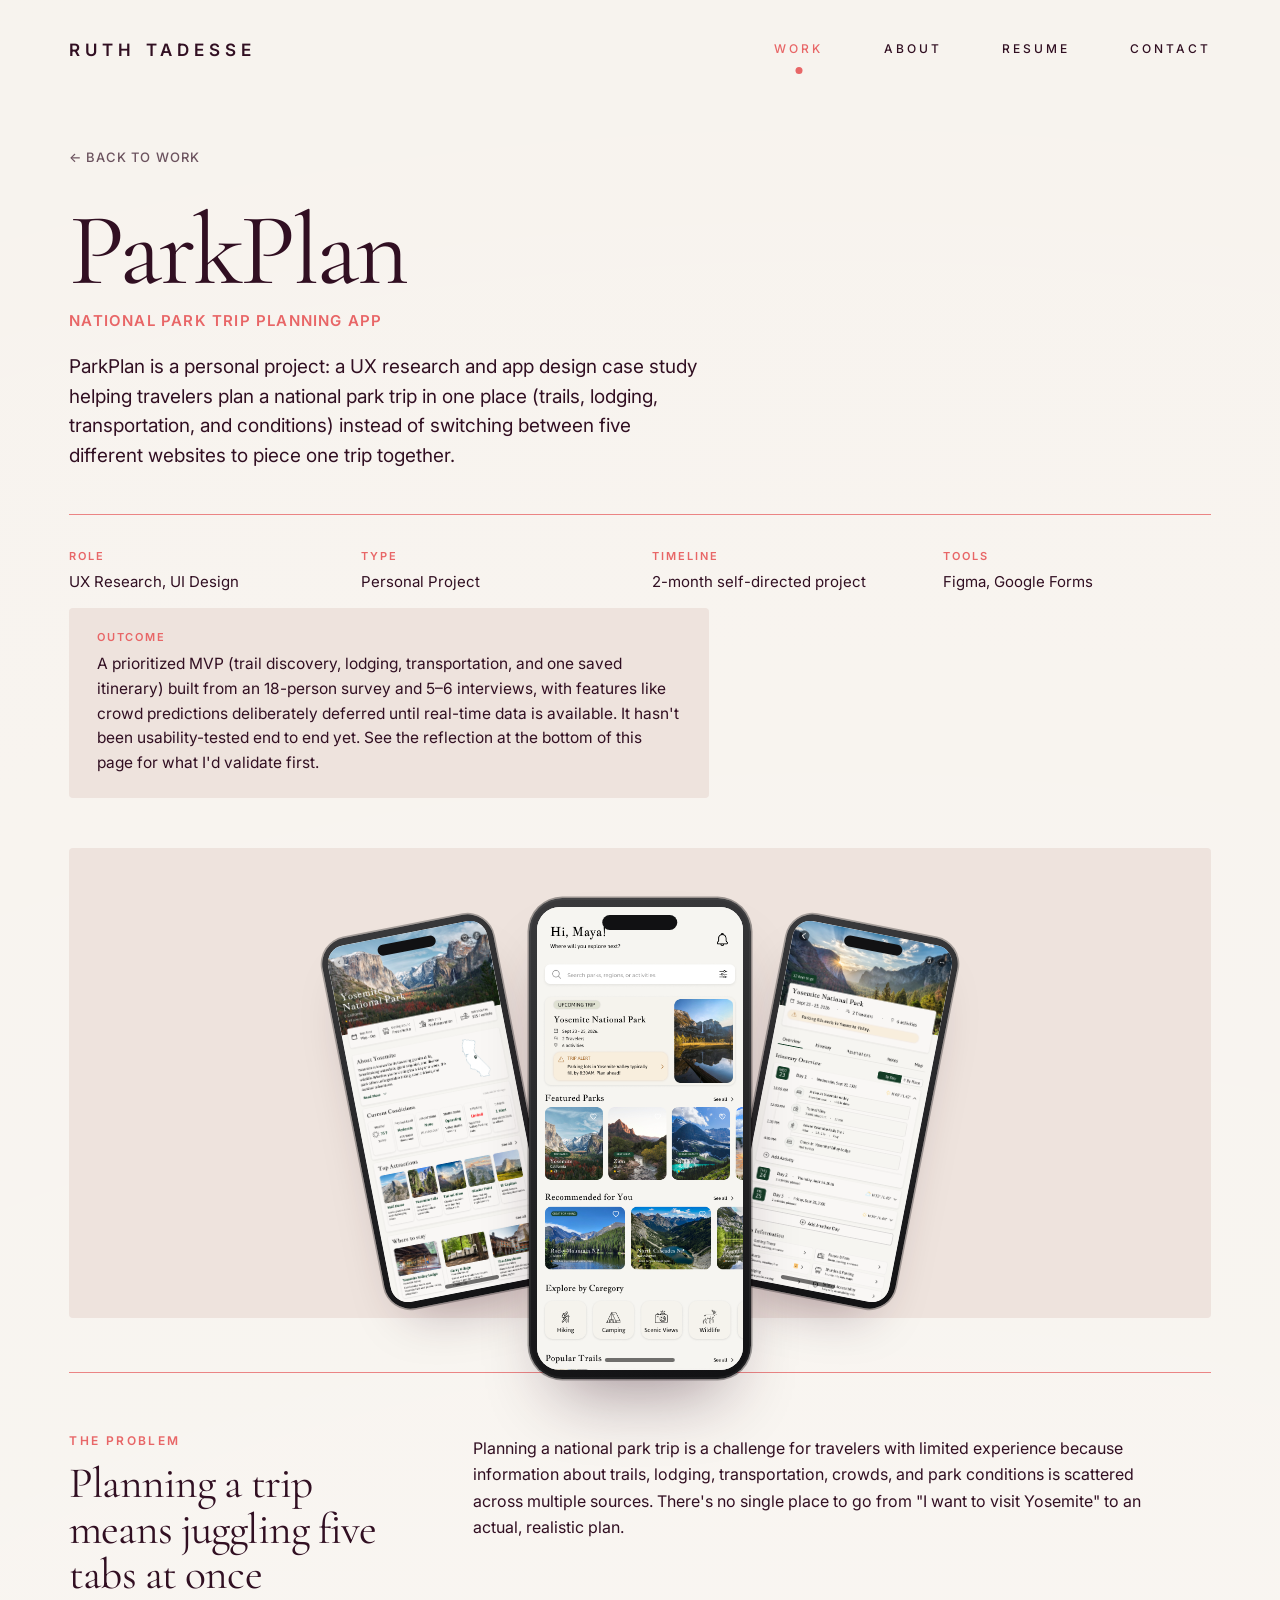
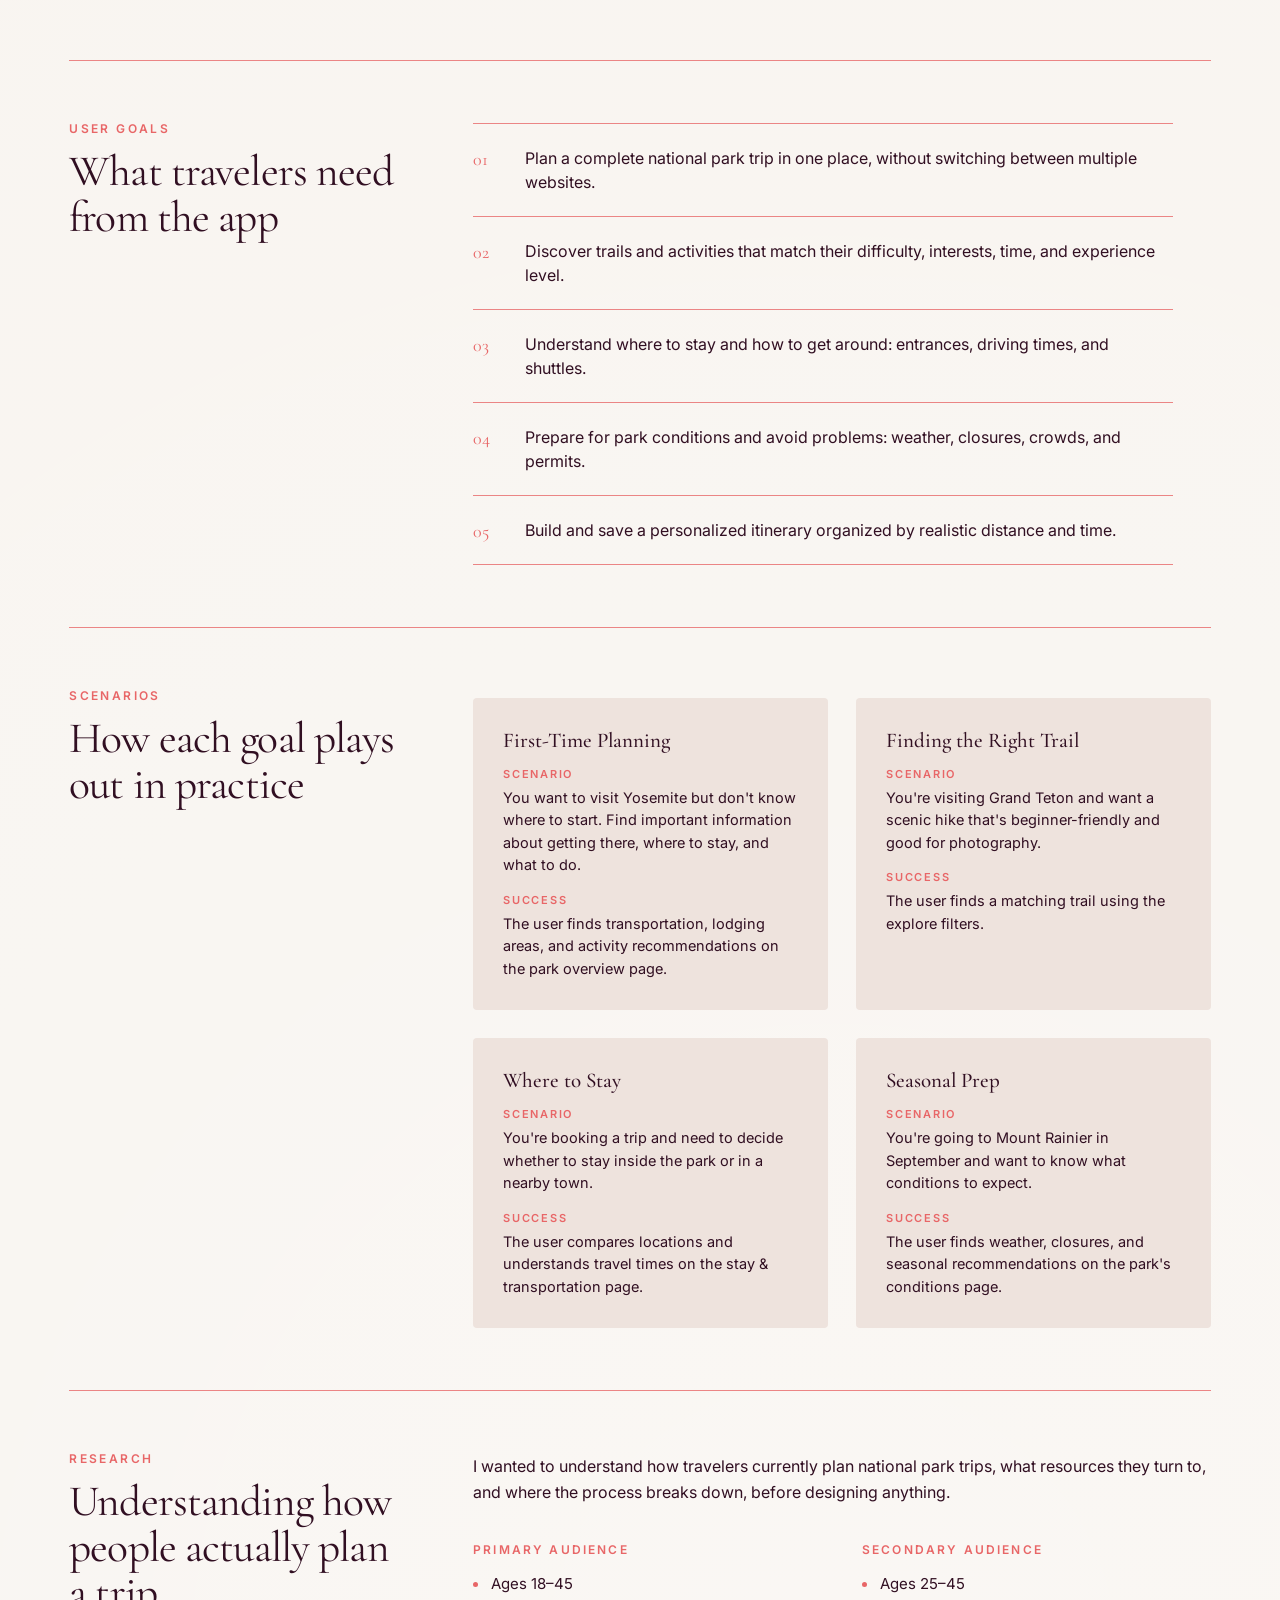
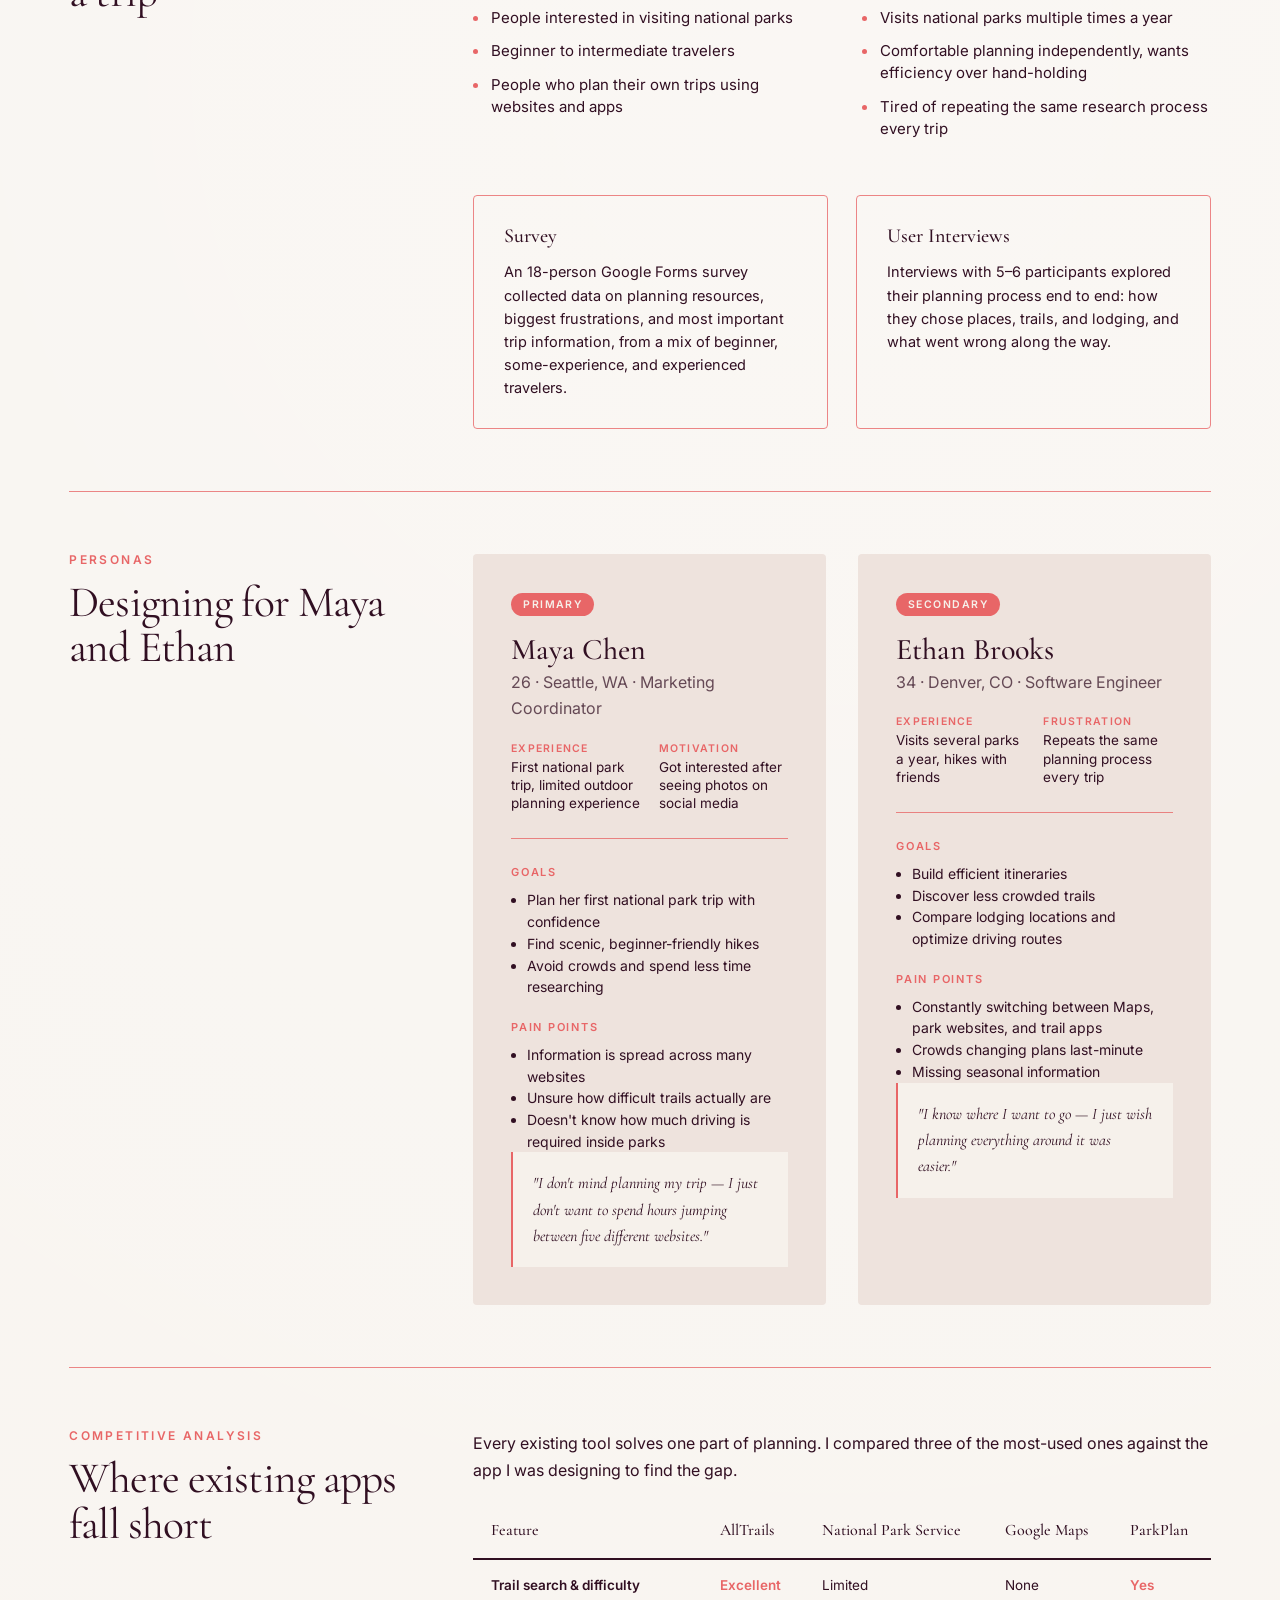
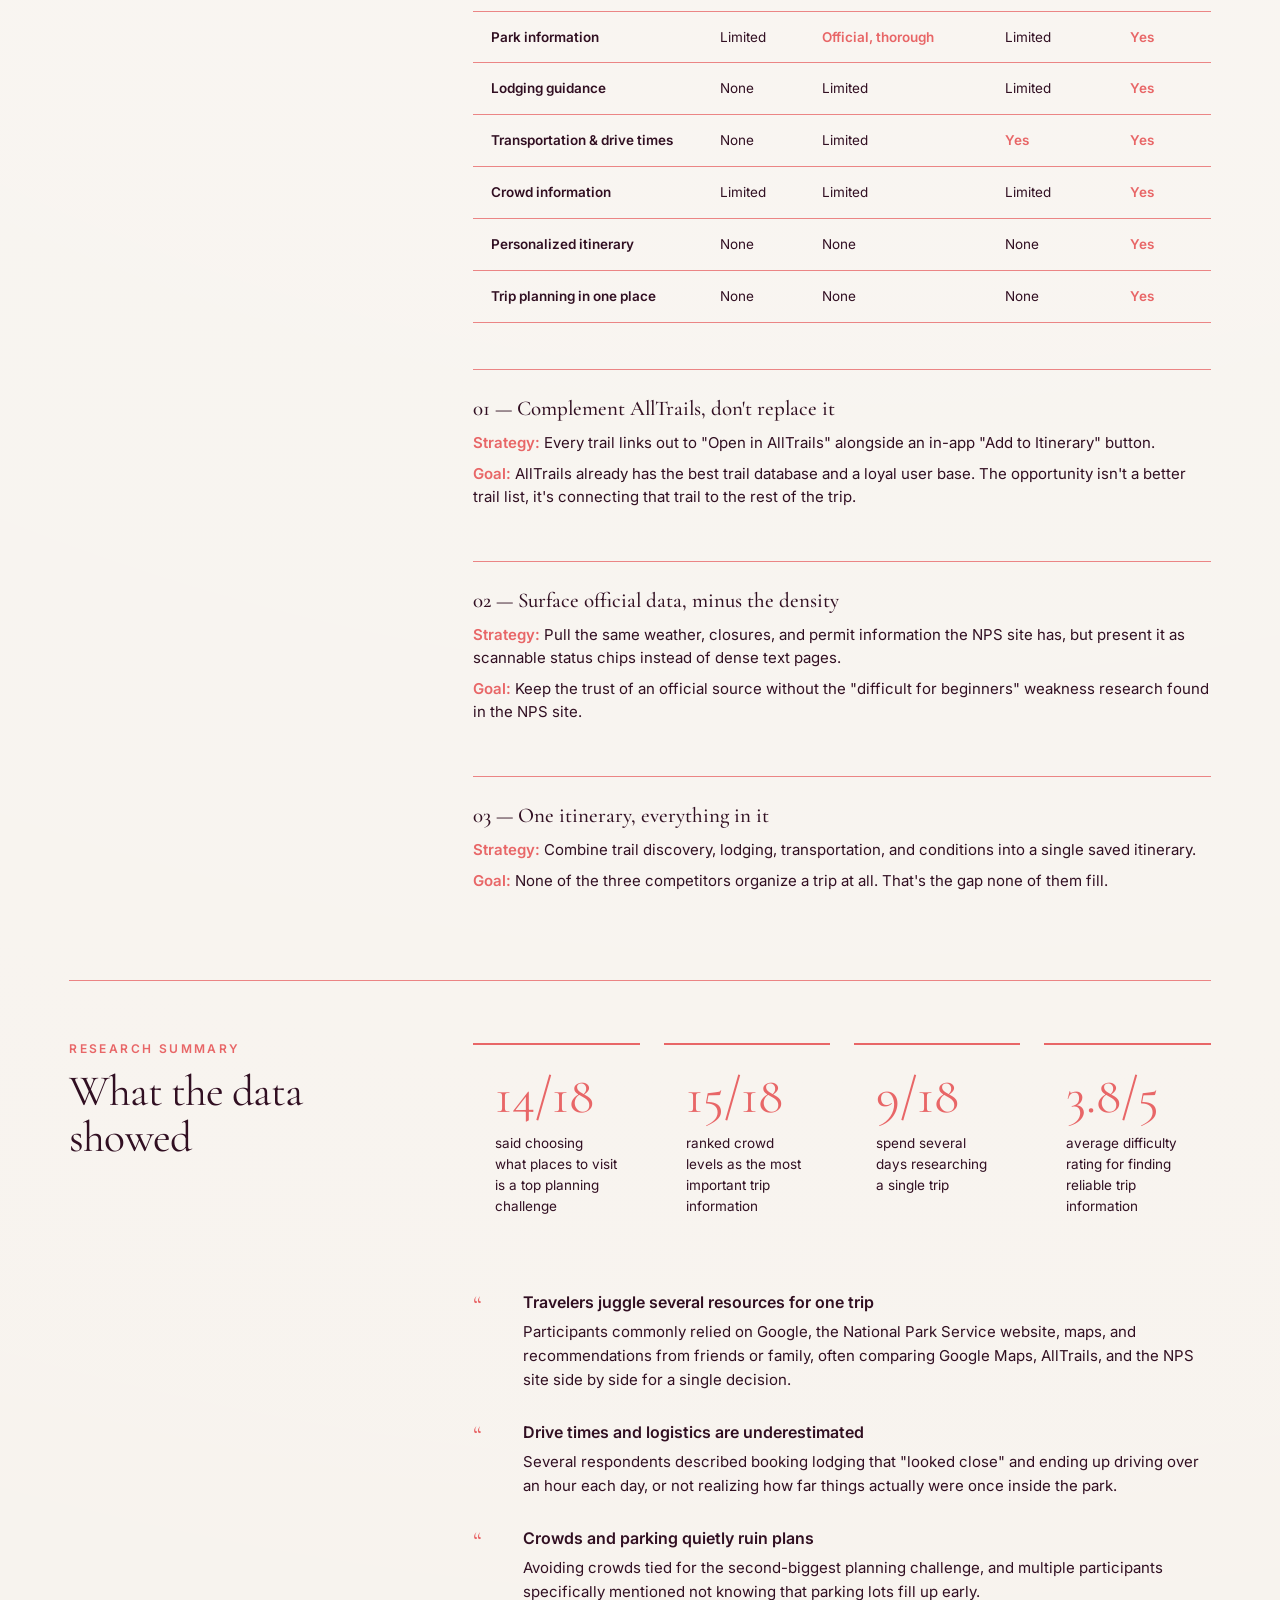
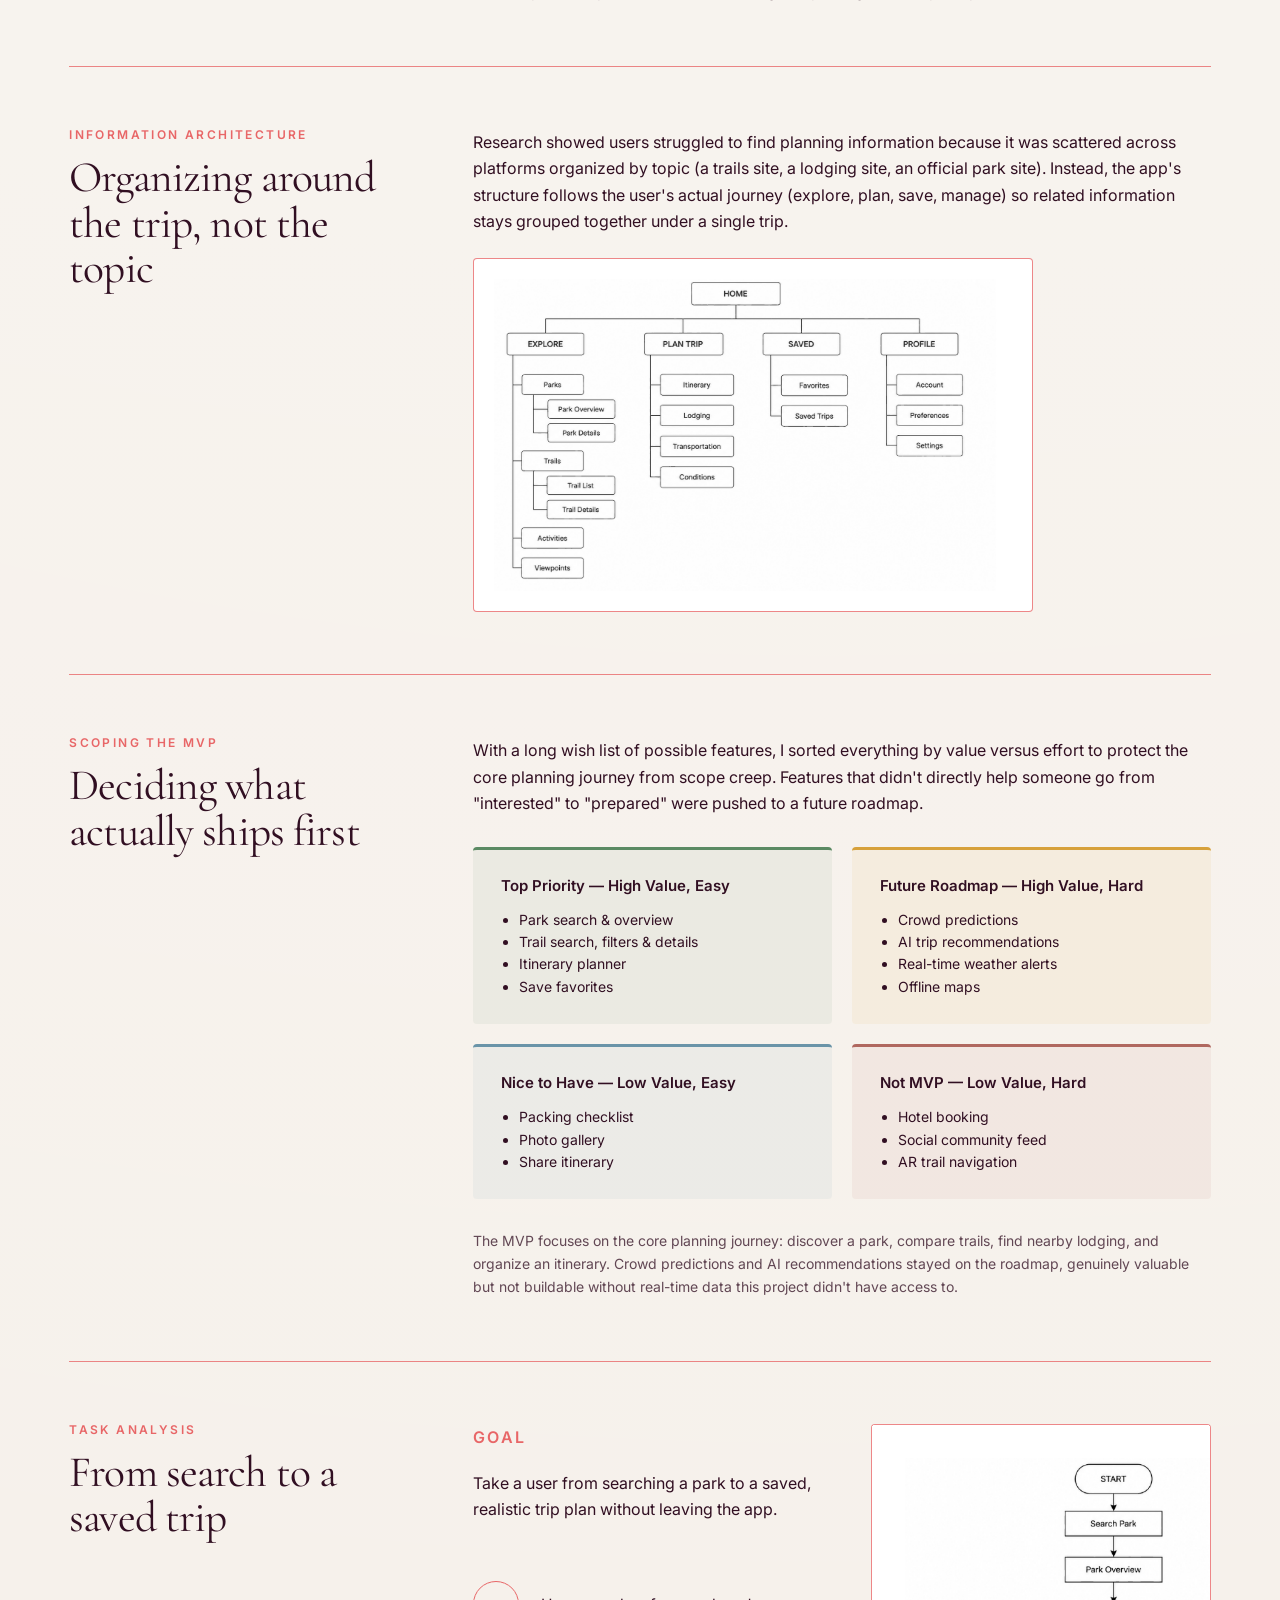
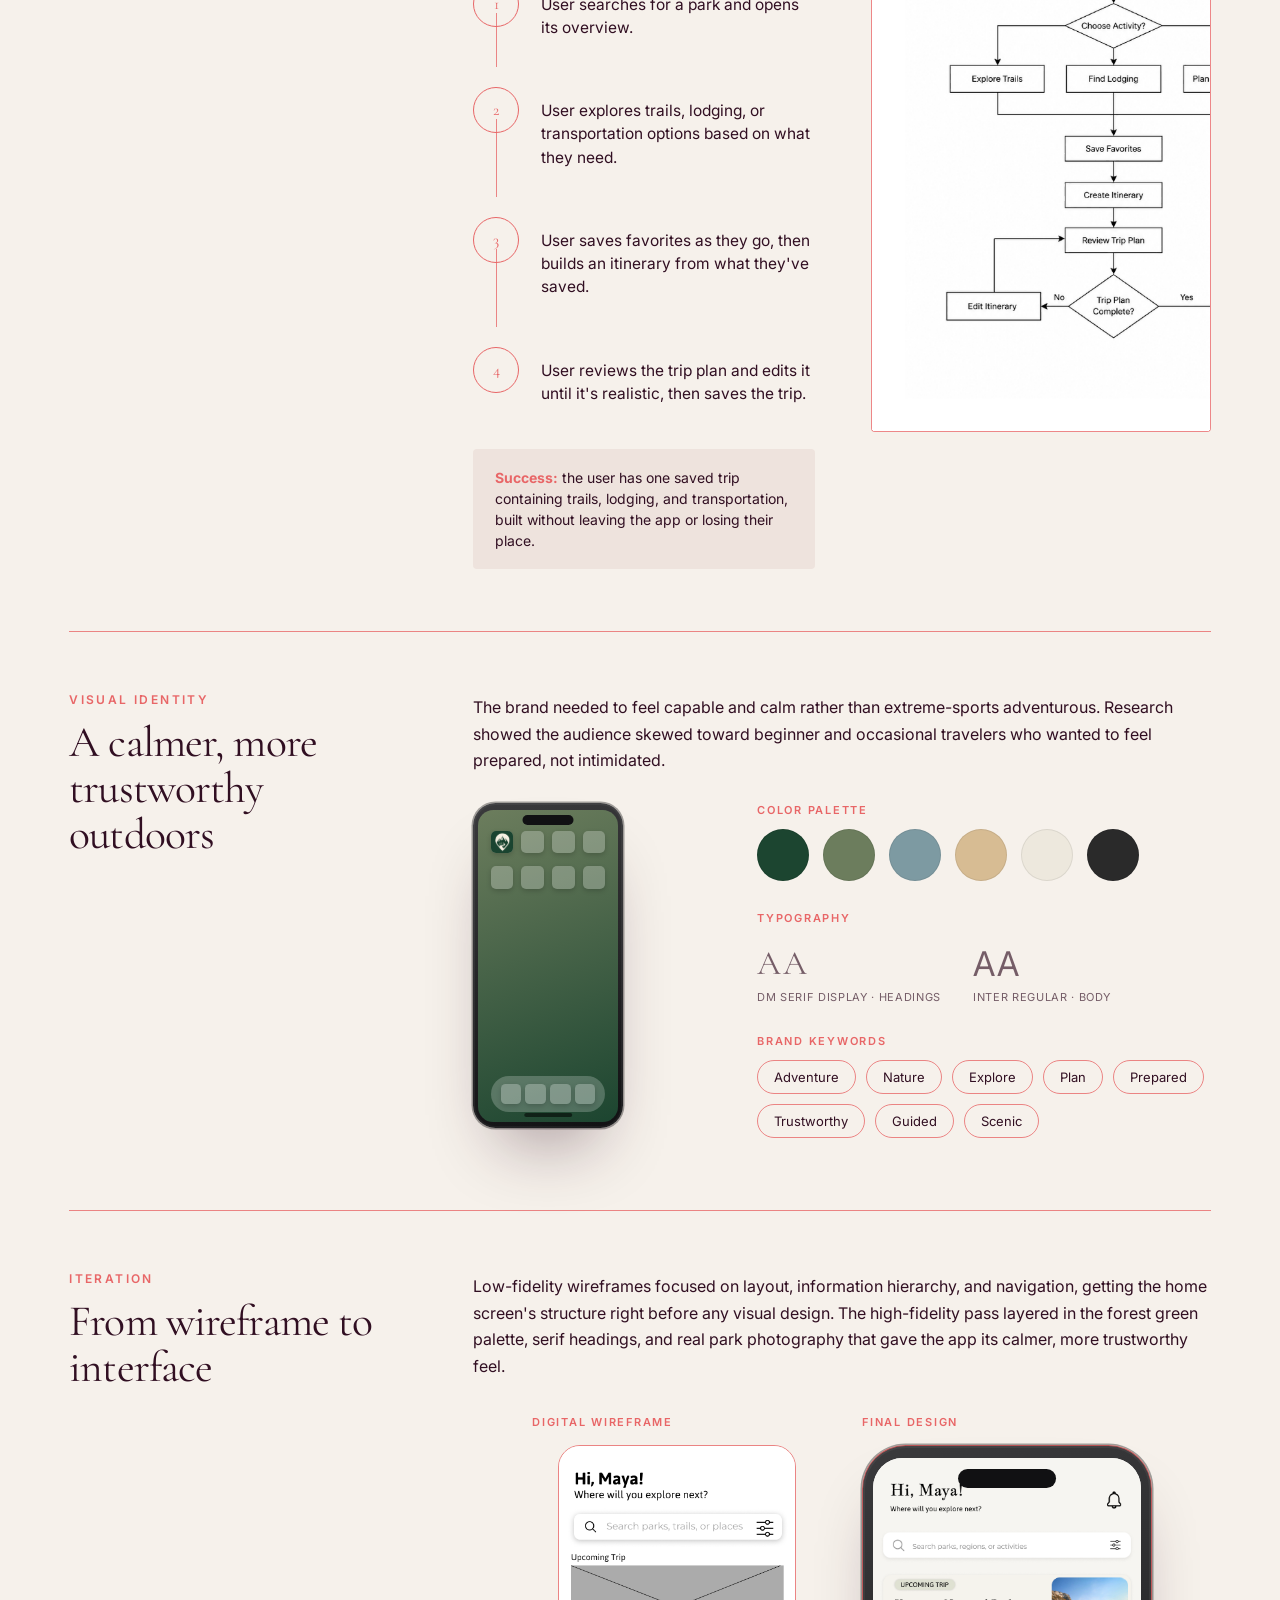
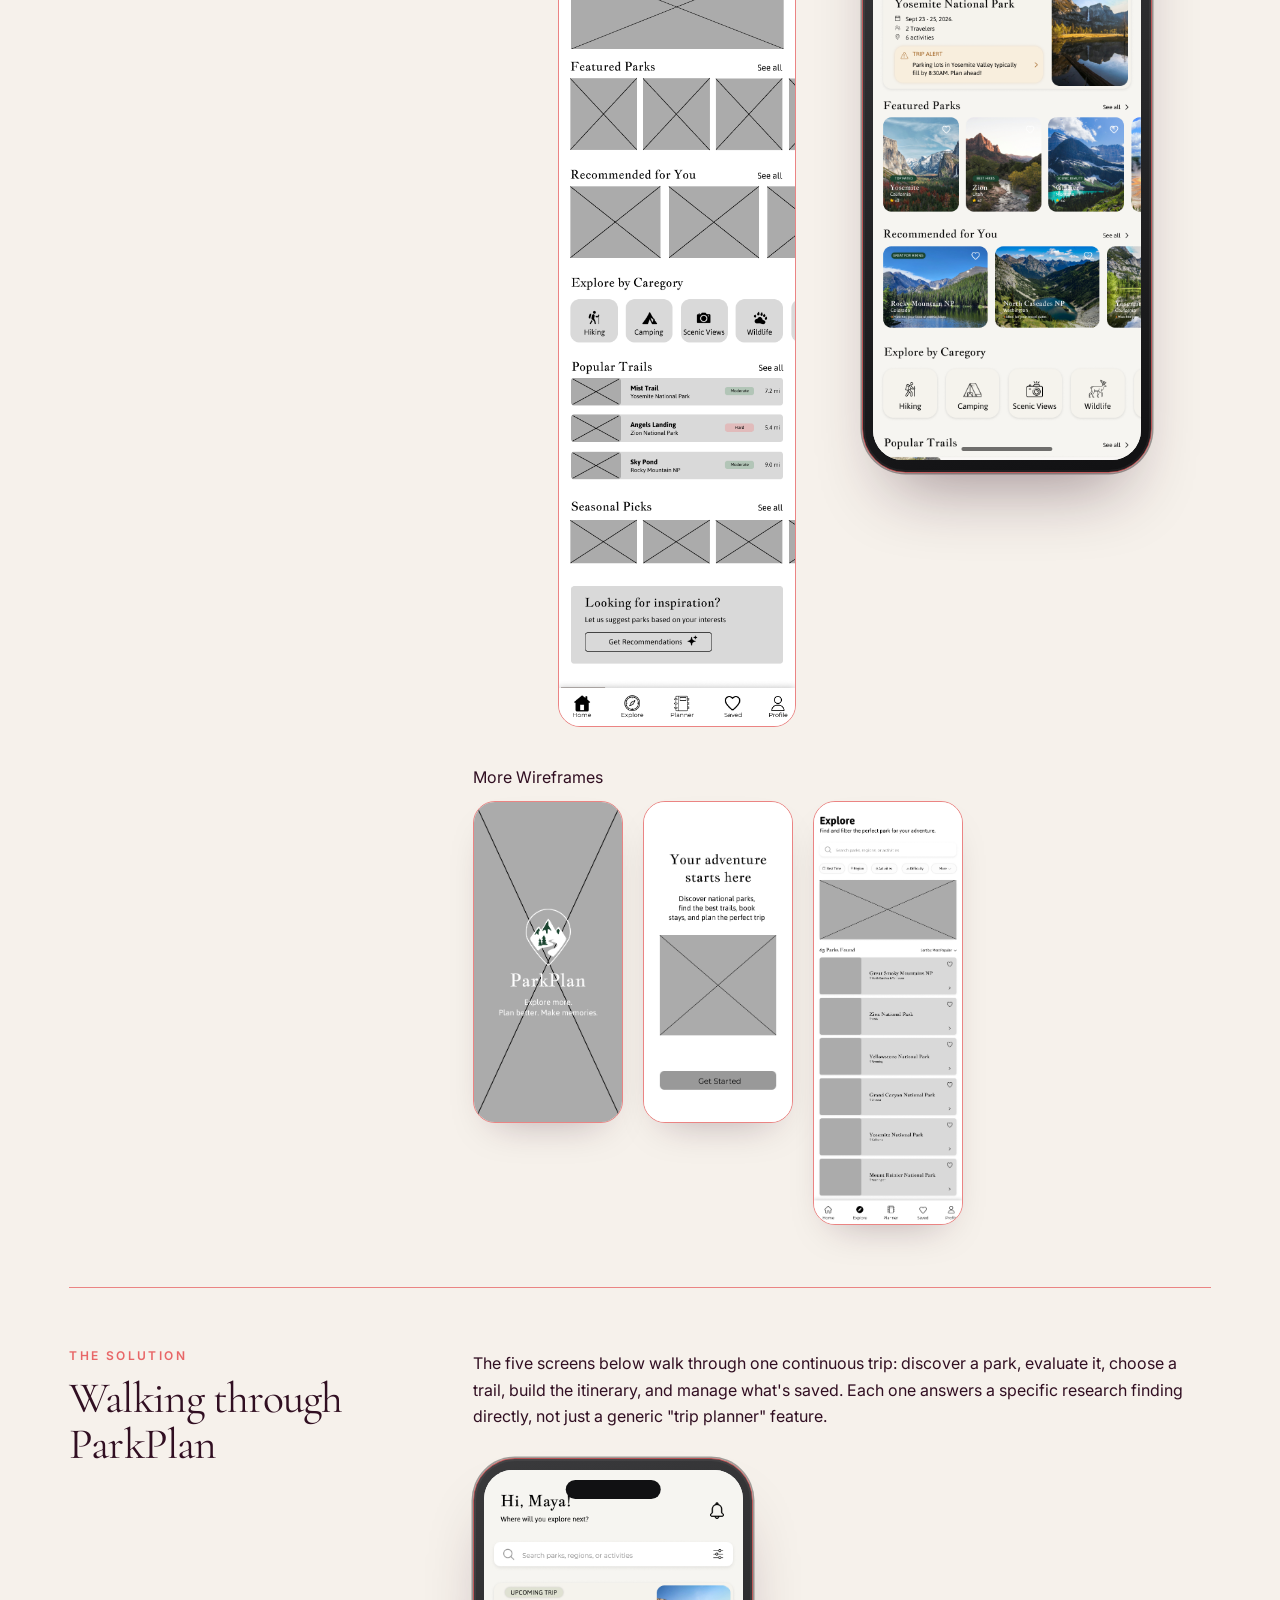
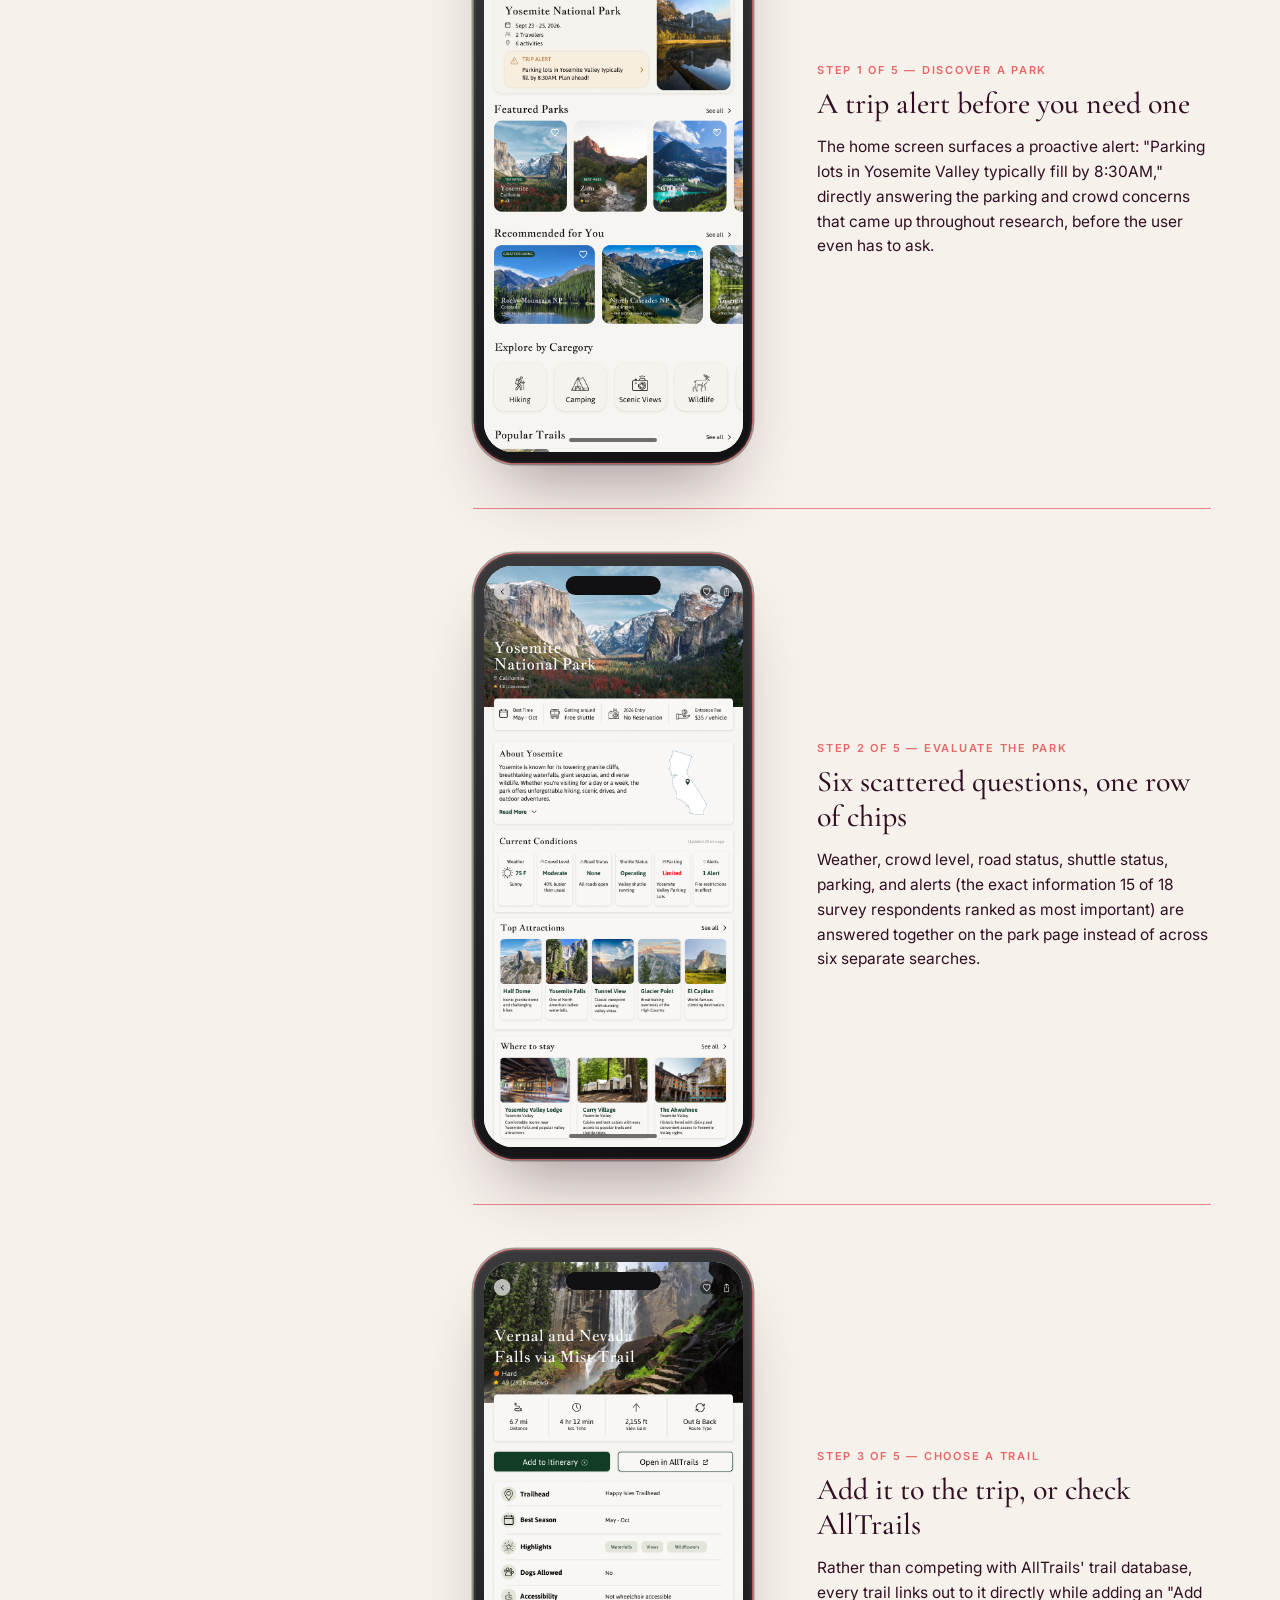
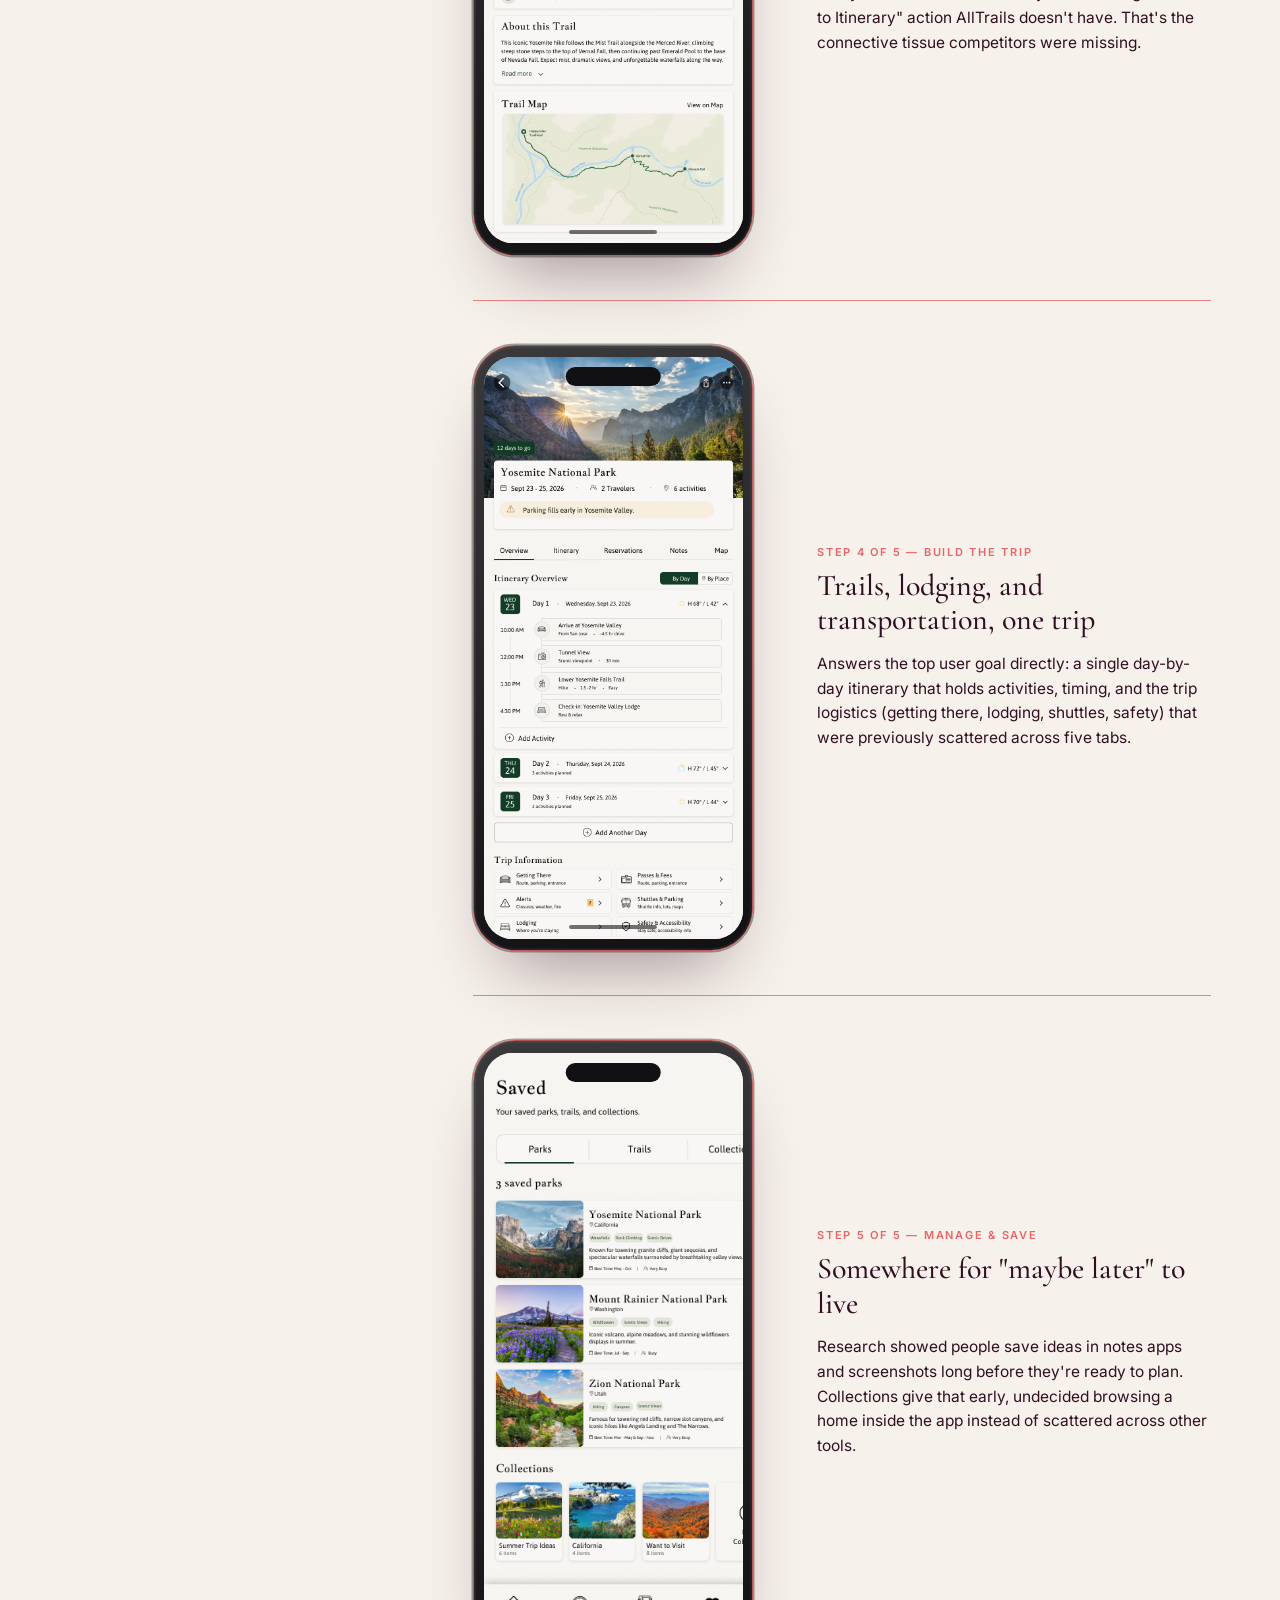
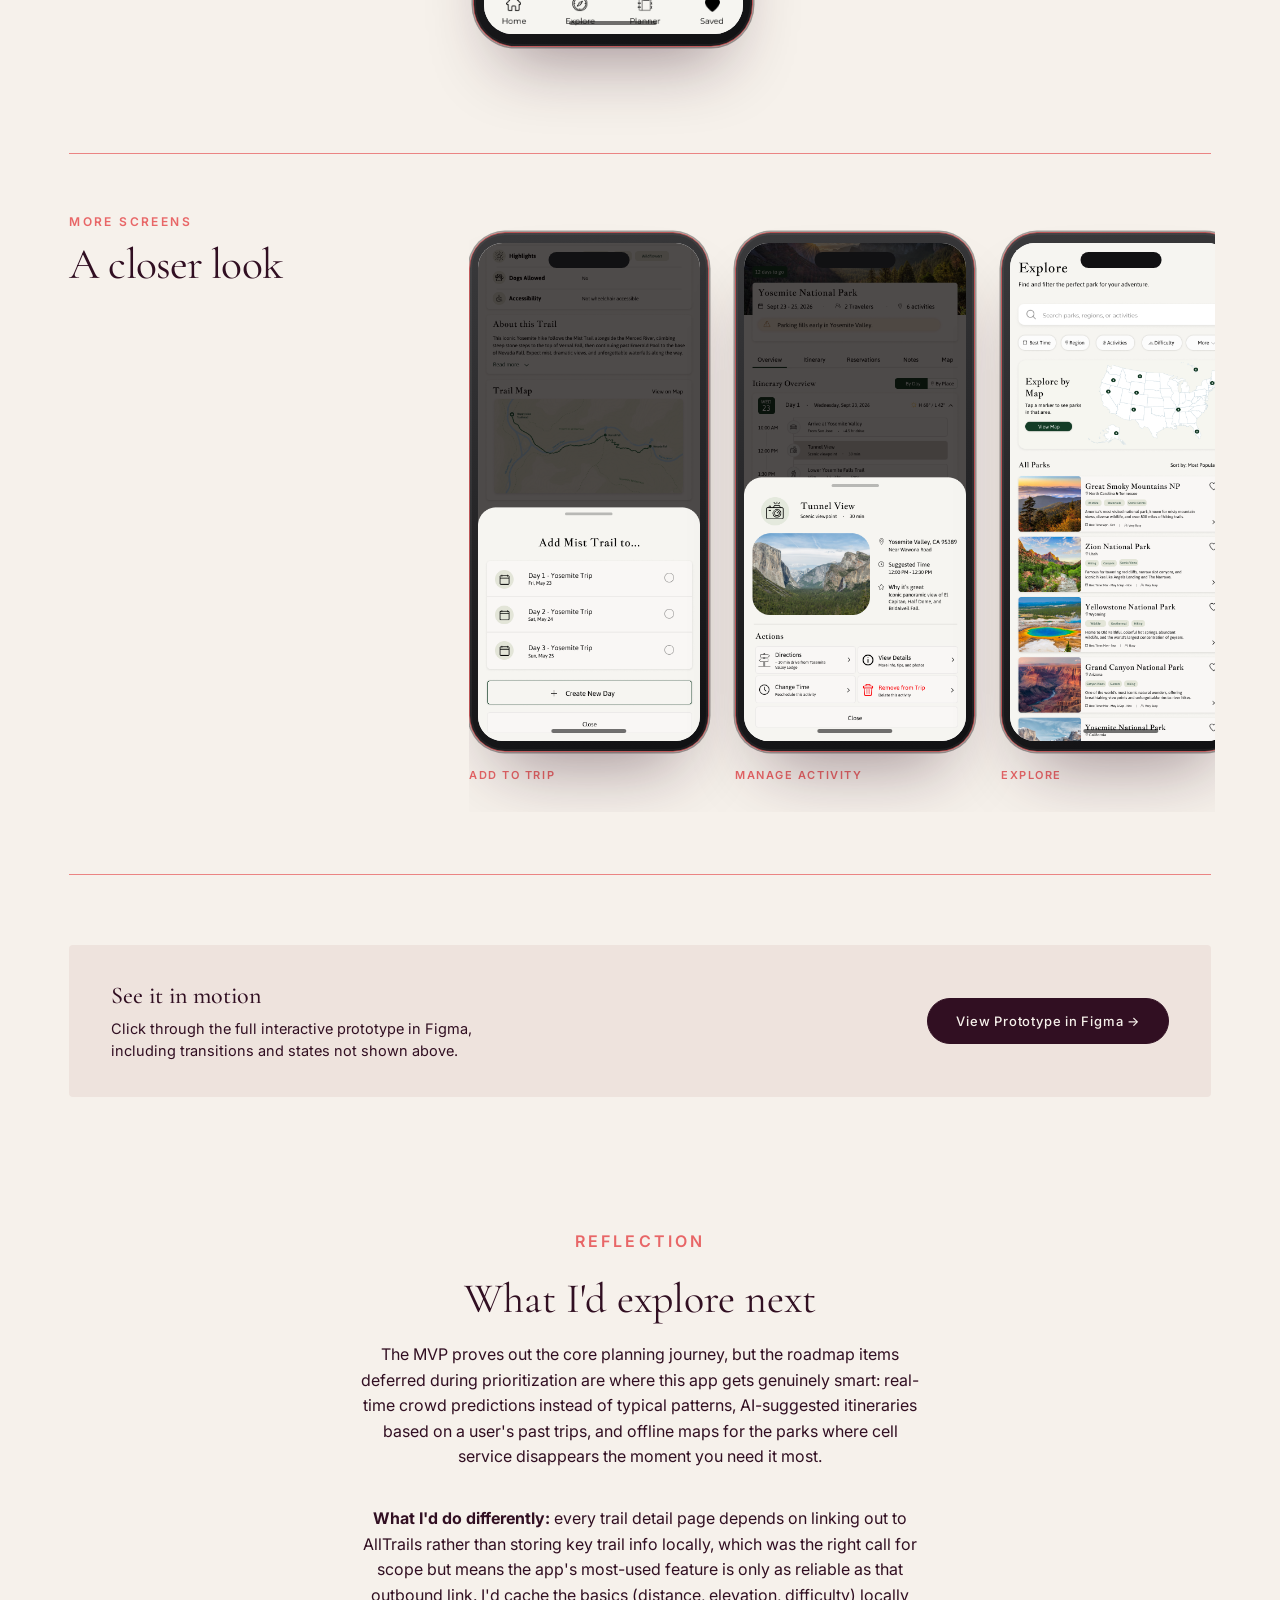
<file: national-park-app.html>
<!DOCTYPE html>
<html lang="en">
<head>
  <meta charset="UTF-8">

  <meta
    name="viewport"
    content="width=device-width, initial-scale=1.0"
  >

  <meta
    name="description"
    content="Case study: ParkPlan — National Park Trip Planning App. A UX research and app design project helping travelers plan a national park trip in one place instead of switching between five different websites."
  >

  <title>ParkPlan | Ruth Tadesse</title>

  <link rel="preconnect" href="https://fonts.googleapis.com">
  <link rel="preconnect" href="https://fonts.gstatic.com" crossorigin>

  <link
    href="https://fonts.googleapis.com/css2?family=Cormorant+Garamond:ital,wght@0,400;0,500;1,400;1,500&family=Inter:wght@400;500;600&family=Mrs+Saint+Delafield&display=swap"
    rel="stylesheet"
  >

  <link rel="stylesheet" href="about.css">
  <link rel="stylesheet" href="case-study.css">
</head>

<body>
  <header class="site-header">
    <a href="index.html" class="brand">
      Ruth Tadesse
    </a>

    <button
      class="menu-button"
      type="button"
      aria-label="Open navigation menu"
      aria-expanded="false"
      aria-controls="main-navigation"
    >
      <span></span>
      <span></span>
    </button>

    <nav class="site-nav" id="main-navigation">
      <a href="index.html#work" class="active">Work</a>
      <a href="about.html">About</a>
      <a href="resume.pdf" target="_blank">Resume</a>
      <a href="index.html#contact">Contact</a>
    </nav>
  </header>

  <main>

    <!-- CASE STUDY HERO -->
    <section class="case-hero">
      <a class="back-link" href="index.html#work">
        ← Back to work
      </a>

      <h1 class="case-title">ParkPlan</h1>
      <p class="case-subtitle">National Park Trip Planning App</p>

      <p class="case-summary">
        ParkPlan is a personal project: a UX research and app design
        case study helping travelers plan a national park trip in one
        place (trails, lodging, transportation, and conditions) instead
        of switching between five different websites to piece one trip
        together.
      </p>

      <dl class="case-meta">
        <div>
          <dt>Role</dt>
          <dd>UX Research, UI Design</dd>
        </div>

        <div>
          <dt>Type</dt>
          <dd>Personal Project</dd>
        </div>

        <div>
          <dt>Timeline</dt>
          <dd>2-month self-directed project</dd>
        </div>

        <div>
          <dt>Tools</dt>
          <dd>Figma, Google Forms</dd>
        </div>
      </dl>

      <div class="case-outcome">
        <span class="label">Outcome</span>
        <p>
          A prioritized MVP (trail discovery, lodging,
          transportation, and one saved itinerary) built from an
          18-person survey and 5&ndash;6 interviews, with features like
          crowd predictions deliberately deferred until real-time data
          is available. It hasn't been usability-tested end to end
          yet. See the reflection at the bottom of this page for what
          I'd validate first.
        </p>
      </div>

      <div class="case-hero-image">
        <div class="hero-device-stack">
          <div class="hero-device hero-device--left">
            <div class="device-frame">
              <div class="device-screen">
                <img src="images/natural-park-app/park-detail.png" alt="ParkPlan park detail screen for Yosemite showing current conditions: weather, crowd level, road status, shuttle status, and parking">
              </div>
            </div>
          </div>

          <div class="hero-device hero-device--main">
            <div class="device-frame">
              <div class="device-screen">
                <img src="images/natural-park-app/home.png" alt="ParkPlan home screen greeting Maya, showing an upcoming trip alert, featured parks, and popular trails">
              </div>
            </div>
          </div>

          <div class="hero-device hero-device--right">
            <div class="device-frame">
              <div class="device-screen">
                <img src="images/natural-park-app/itinerary.png" alt="ParkPlan itinerary screen showing a day-by-day Yosemite trip plan">
              </div>
            </div>
          </div>
        </div>
      </div>
    </section>

    <!-- PROBLEM STATEMENT -->
    <section class="case-section">
      <div class="case-section-head">
        <div>
          <p class="eyebrow">The Problem</p>
          <h2>Planning a trip means juggling five tabs at once</h2>
        </div>

        <div class="case-section-body">
          <p>
            Planning a national park trip is a challenge for travelers
            with limited experience because information about trails,
            lodging, transportation, crowds, and park conditions is
            scattered across multiple sources. There's no single place
            to go from "I want to visit Yosemite" to an actual,
            realistic plan.
          </p>
        </div>
      </div>
    </section>

    <!-- USER GOALS -->
    <section class="case-section">
      <div class="case-section-head">
        <div>
          <p class="eyebrow">User Goals</p>
          <h2>What travelers need from the app</h2>
        </div>

        <div class="case-section-body">
          <ol class="goal-list">
            <li>Plan a complete national park trip in one place, without switching between multiple websites.</li>
            <li>Discover trails and activities that match their difficulty, interests, time, and experience level.</li>
            <li>Understand where to stay and how to get around: entrances, driving times, and shuttles.</li>
            <li>Prepare for park conditions and avoid problems: weather, closures, crowds, and permits.</li>
            <li>Build and save a personalized itinerary organized by realistic distance and time.</li>
          </ol>
        </div>
      </div>
    </section>

    <!-- SCENARIOS -->
    <section class="case-section">
      <div class="case-section-head">
        <div>
          <p class="eyebrow">Scenarios</p>
          <h2>How each goal plays out in practice</h2>
        </div>

        <div class="case-section-body" style="max-width: none;">
          <div class="scenario-grid">
            <div class="scenario-card">
              <h3>First-Time Planning</h3>
              <span class="label">Scenario</span>
              <p>
                You want to visit Yosemite but don't know where to
                start. Find important information about getting
                there, where to stay, and what to do.
              </p>
              <span class="label">Success</span>
              <p>
                The user finds transportation, lodging areas, and
                activity recommendations on the park overview page.
              </p>
            </div>

            <div class="scenario-card">
              <h3>Finding the Right Trail</h3>
              <span class="label">Scenario</span>
              <p>
                You're visiting Grand Teton and want a scenic hike
                that's beginner-friendly and good for photography.
              </p>
              <span class="label">Success</span>
              <p>
                The user finds a matching trail using the explore
                filters.
              </p>
            </div>

            <div class="scenario-card">
              <h3>Where to Stay</h3>
              <span class="label">Scenario</span>
              <p>
                You're booking a trip and need to decide whether to
                stay inside the park or in a nearby town.
              </p>
              <span class="label">Success</span>
              <p>
                The user compares locations and understands travel
                times on the stay &amp; transportation page.
              </p>
            </div>

            <div class="scenario-card">
              <h3>Seasonal Prep</h3>
              <span class="label">Scenario</span>
              <p>
                You're going to Mount Rainier in September and want to
                know what conditions to expect.
              </p>
              <span class="label">Success</span>
              <p>
                The user finds weather, closures, and seasonal
                recommendations on the park's conditions page.
              </p>
            </div>
          </div>
        </div>
      </div>
    </section>

    <!-- RESEARCH PLAN -->
    <section class="case-section">
      <div class="case-section-head">
        <div>
          <p class="eyebrow">Research</p>
          <h2>Understanding how people actually plan a trip</h2>
        </div>

        <div class="case-section-body" style="max-width: none;">
          <p>
            I wanted to understand how travelers currently plan
            national park trips, what resources they turn to, and
            where the process breaks down, before designing anything.
          </p>

          <div class="audience-grid" style="margin: 36px 0 44px;">
            <div>
              <h3>Primary Audience</h3>
              <ul>
                <li>Ages 18&ndash;45</li>
                <li>People interested in visiting national parks</li>
                <li>Beginner to intermediate travelers</li>
                <li>People who plan their own trips using websites and apps</li>
              </ul>
            </div>

            <div>
              <h3>Secondary Audience</h3>
              <ul>
                <li>Ages 25&ndash;45</li>
                <li>Visits national parks multiple times a year</li>
                <li>Comfortable planning independently, wants efficiency over hand-holding</li>
                <li>Tired of repeating the same research process every trip</li>
              </ul>
            </div>
          </div>

          <div class="method-grid">
            <div class="method-card">
              <h3>Survey</h3>
              <p>
                An 18-person Google Forms survey collected data on
                planning resources, biggest frustrations, and most
                important trip information, from a mix of beginner,
                some-experience, and experienced travelers.
              </p>
            </div>

            <div class="method-card">
              <h3>User Interviews</h3>
              <p>
                Interviews with 5&ndash;6 participants explored their
                planning process end to end: how they chose places,
                trails, and lodging, and what went wrong along the way.
              </p>
            </div>
          </div>
        </div>
      </div>
    </section>

    <!-- PERSONAS -->
    <section class="case-section">
      <div class="case-section-head">
        <div>
          <p class="eyebrow">Personas</p>
          <h2>Designing for Maya and Ethan</h2>
        </div>

        <div class="case-section-body" style="max-width: none;">
          <div class="persona-grid">

            <article class="persona-card">
              <span class="persona-tag">Primary</span>
              <h3>Maya Chen</h3>
              <p class="persona-role">26 &middot; Seattle, WA &middot; Marketing Coordinator</p>

              <dl class="persona-facts">
                <div>
                  <dt>Experience</dt>
                  <dd>First national park trip, limited outdoor planning experience</dd>
                </div>
                <div>
                  <dt>Motivation</dt>
                  <dd>Got interested after seeing photos on social media</dd>
                </div>
              </dl>

              <h4>Goals</h4>
              <ul>
                <li>Plan her first national park trip with confidence</li>
                <li>Find scenic, beginner-friendly hikes</li>
                <li>Avoid crowds and spend less time researching</li>
              </ul>

              <h4>Pain Points</h4>
              <ul>
                <li>Information is spread across many websites</li>
                <li>Unsure how difficult trails actually are</li>
                <li>Doesn't know how much driving is required inside parks</li>
              </ul>

              <p class="persona-quote">
                "I don't mind planning my trip &mdash; I just don't
                want to spend hours jumping between five different
                websites."
              </p>
            </article>

            <article class="persona-card">
              <span class="persona-tag">Secondary</span>
              <h3>Ethan Brooks</h3>
              <p class="persona-role">34 &middot; Denver, CO &middot; Software Engineer</p>

              <dl class="persona-facts">
                <div>
                  <dt>Experience</dt>
                  <dd>Visits several parks a year, hikes with friends</dd>
                </div>
                <div>
                  <dt>Frustration</dt>
                  <dd>Repeats the same planning process every trip</dd>
                </div>
              </dl>

              <h4>Goals</h4>
              <ul>
                <li>Build efficient itineraries</li>
                <li>Discover less crowded trails</li>
                <li>Compare lodging locations and optimize driving routes</li>
              </ul>

              <h4>Pain Points</h4>
              <ul>
                <li>Constantly switching between Maps, park websites, and trail apps</li>
                <li>Crowds changing plans last-minute</li>
                <li>Missing seasonal information</li>
              </ul>

              <p class="persona-quote">
                "I know where I want to go &mdash; I just wish
                planning everything around it was easier."
              </p>
            </article>

          </div>
        </div>
      </div>
    </section>

    <!-- COMPETITIVE ANALYSIS -->
    <section class="case-section">
      <div class="case-section-head">
        <div>
          <p class="eyebrow">Competitive Analysis</p>
          <h2>Where existing apps fall short</h2>
        </div>

        <div class="case-section-body" style="max-width: none;">
          <p>
            Every existing tool solves one part of planning. I
            compared three of the most-used ones against the app I was
            designing to find the gap.
          </p>

          <div class="comp-table-wrap">
            <table class="comp-table">
              <thead>
                <tr>
                  <th>Feature</th>
                  <th>AllTrails</th>
                  <th>National Park Service</th>
                  <th>Google Maps</th>
                  <th>ParkPlan</th>
                </tr>
              </thead>
              <tbody>
                <tr>
                  <th scope="row">Trail search &amp; difficulty</th>
                  <td class="best">Excellent</td>
                  <td>Limited</td>
                  <td>None</td>
                  <td class="best">Yes</td>
                </tr>
                <tr>
                  <th scope="row">Park information</th>
                  <td>Limited</td>
                  <td class="best">Official, thorough</td>
                  <td>Limited</td>
                  <td class="best">Yes</td>
                </tr>
                <tr>
                  <th scope="row">Lodging guidance</th>
                  <td>None</td>
                  <td>Limited</td>
                  <td>Limited</td>
                  <td class="best">Yes</td>
                </tr>
                <tr>
                  <th scope="row">Transportation &amp; drive times</th>
                  <td>None</td>
                  <td>Limited</td>
                  <td class="best">Yes</td>
                  <td class="best">Yes</td>
                </tr>
                <tr>
                  <th scope="row">Crowd information</th>
                  <td>Limited</td>
                  <td>Limited</td>
                  <td>Limited</td>
                  <td class="best">Yes</td>
                </tr>
                <tr>
                  <th scope="row">Personalized itinerary</th>
                  <td>None</td>
                  <td>None</td>
                  <td>None</td>
                  <td class="best">Yes</td>
                </tr>
                <tr>
                  <th scope="row">Trip planning in one place</th>
                  <td>None</td>
                  <td>None</td>
                  <td>None</td>
                  <td class="best">Yes</td>
                </tr>
              </tbody>
            </table>
          </div>

          <div class="strategy-list">
            <div class="strategy-item">
              <h3>01 &mdash; Complement AllTrails, don't replace it</h3>
              <p>
                <span class="label">Strategy:</span> Every trail links
                out to "Open in AllTrails" alongside an in-app "Add to
                Itinerary" button.
              </p>
              <p>
                <span class="label">Goal:</span> AllTrails already has
                the best trail database and a loyal user base. The
                opportunity isn't a better trail list, it's connecting
                that trail to the rest of the trip.
              </p>
            </div>

            <div class="strategy-item">
              <h3>02 &mdash; Surface official data, minus the density</h3>
              <p>
                <span class="label">Strategy:</span> Pull the same
                weather, closures, and permit information the NPS
                site has, but present it as scannable status chips
                instead of dense text pages.
              </p>
              <p>
                <span class="label">Goal:</span> Keep the trust of an
                official source without the "difficult for beginners"
                weakness research found in the NPS site.
              </p>
            </div>

            <div class="strategy-item">
              <h3>03 &mdash; One itinerary, everything in it</h3>
              <p>
                <span class="label">Strategy:</span> Combine trail
                discovery, lodging, transportation, and conditions
                into a single saved itinerary.
              </p>
              <p>
                <span class="label">Goal:</span> None of the three
                competitors organize a trip at all. That's the gap
                none of them fill.
              </p>
            </div>
          </div>
        </div>
      </div>
    </section>

    <!-- RESEARCH SUMMARY -->
    <section class="case-section">
      <div class="case-section-head">
        <div>
          <p class="eyebrow">Research Summary</p>
          <h2>What the data showed</h2>
        </div>

        <div class="case-section-body" style="max-width: none;">
          <div class="stat-grid">
            <div class="stat-card">
              <span class="stat-number">14/18</span>
              <span class="stat-label">said choosing what places to visit is a top planning challenge</span>
            </div>
            <div class="stat-card">
              <span class="stat-number">15/18</span>
              <span class="stat-label">ranked crowd levels as the most important trip information</span>
            </div>
            <div class="stat-card">
              <span class="stat-number">9/18</span>
              <span class="stat-label">spend several days researching a single trip</span>
            </div>
            <div class="stat-card">
              <span class="stat-number">3.8/5</span>
              <span class="stat-label">average difficulty rating for finding reliable trip information</span>
            </div>
          </div>

          <div class="insight-list">
            <div class="insight-item">
              <span class="mark">&ldquo;</span>
              <div>
                <h3>Travelers juggle several resources for one trip</h3>
                <p>
                  Participants commonly relied on Google, the National
                  Park Service website, maps, and recommendations from
                  friends or family, often comparing Google Maps,
                  AllTrails, and the NPS site side by side for a
                  single decision.
                </p>
              </div>
            </div>

            <div class="insight-item">
              <span class="mark">&ldquo;</span>
              <div>
                <h3>Drive times and logistics are underestimated</h3>
                <p>
                  Several respondents described booking lodging that
                  "looked close" and ending up driving over an hour
                  each day, or not realizing how far things actually
                  were once inside the park.
                </p>
              </div>
            </div>

            <div class="insight-item">
              <span class="mark">&ldquo;</span>
              <div>
                <h3>Crowds and parking quietly ruin plans</h3>
                <p>
                  Avoiding crowds tied for the second-biggest planning
                  challenge, and multiple participants specifically
                  mentioned not knowing that parking lots fill up
                  early.
                </p>
              </div>
            </div>
          </div>
        </div>
      </div>
    </section>

    <!-- INFORMATION ARCHITECTURE -->
    <section class="case-section">
      <div class="case-section-head">
        <div>
          <p class="eyebrow">Information Architecture</p>
          <h2>Organizing around the trip, not the topic</h2>
        </div>

        <div class="case-section-body" style="max-width: none;">
          <p style="margin-bottom: 24px;">
            Research showed users struggled to find planning
            information because it was scattered across platforms
            organized by topic (a trails site, a lodging site, an
            official park site). Instead, the app's structure follows
            the user's actual journey (explore, plan, save, manage) so
            related information stays grouped together under a single
            trip.
          </p>

          <div class="diagram-frame">
            <img src="images/natural-park-app/sitemap.png" alt="Sitemap showing Home branching into Explore (Parks, Trails, Activities, Viewpoints), Plan Trip (Itinerary, Lodging, Transportation, Conditions), Saved (Favorites, Saved Trips), and Profile (Account, Preferences, Settings)">
          </div>
        </div>
      </div>
    </section>

    <!-- MVP / PRIORITIZATION -->
    <section class="case-section">
      <div class="case-section-head">
        <div>
          <p class="eyebrow">Scoping the MVP</p>
          <h2>Deciding what actually ships first</h2>
        </div>

        <div class="case-section-body" style="max-width: none;">
          <p style="margin-bottom: 30px;">
            With a long wish list of possible features, I sorted
            everything by value versus effort to protect the core
            planning journey from scope creep. Features that didn't
            directly help someone go from "interested" to "prepared"
            were pushed to a future roadmap.
          </p>

          <div class="priority-grid">
            <div class="priority-card top">
              <h3>Top Priority &mdash; High Value, Easy</h3>
              <ul>
                <li>Park search &amp; overview</li>
                <li>Trail search, filters &amp; details</li>
                <li>Itinerary planner</li>
                <li>Save favorites</li>
              </ul>
            </div>

            <div class="priority-card roadmap">
              <h3>Future Roadmap &mdash; High Value, Hard</h3>
              <ul>
                <li>Crowd predictions</li>
                <li>AI trip recommendations</li>
                <li>Real-time weather alerts</li>
                <li>Offline maps</li>
              </ul>
            </div>

            <div class="priority-card nice">
              <h3>Nice to Have &mdash; Low Value, Easy</h3>
              <ul>
                <li>Packing checklist</li>
                <li>Photo gallery</li>
                <li>Share itinerary</li>
              </ul>
            </div>

            <div class="priority-card not-mvp">
              <h3>Not MVP &mdash; Low Value, Hard</h3>
              <ul>
                <li>Hotel booking</li>
                <li>Social community feed</li>
                <li>AR trail navigation</li>
              </ul>
            </div>
          </div>

          <p style="margin-top: 30px; margin-bottom: 0; font-size: 14px; opacity: 0.75;">
            The MVP focuses on the core planning journey: discover a
            park, compare trails, find nearby lodging, and organize an
            itinerary. Crowd predictions and AI recommendations stayed
            on the roadmap, genuinely valuable but not buildable
            without real-time data this project didn't have access to.
          </p>
        </div>
      </div>
    </section>

    <!-- TASK ANALYSIS / USER FLOW -->
    <section class="case-section">
      <div class="case-section-head">
        <div>
          <p class="eyebrow">Task Analysis</p>
          <h2>From search to a saved trip</h2>
        </div>

        <div class="case-section-body" style="max-width: none;">
          <div class="flow-layout">
            <div>
              <p class="flow-goal">Goal</p>
              <p style="margin-bottom: 34px;">
                Take a user from searching a park to a saved, realistic
                trip plan without leaving the app.
              </p>

              <div class="flow-steps">
                <div class="flow-step">
                  <span class="step-num"></span>
                  <div>
                    <p>User searches for a park and opens its overview.</p>
                  </div>
                </div>

                <div class="flow-step">
                  <span class="step-num"></span>
                  <div>
                    <p>User explores trails, lodging, or transportation options based on what they need.</p>
                  </div>
                </div>

                <div class="flow-step">
                  <span class="step-num"></span>
                  <div>
                    <p>User saves favorites as they go, then builds an itinerary from what they've saved.</p>
                  </div>
                </div>

                <div class="flow-step">
                  <span class="step-num"></span>
                  <div>
                    <p>User reviews the trip plan and edits it until it's realistic, then saves the trip.</p>
                  </div>
                </div>
              </div>

              <div class="flow-success">
                <strong>Success:</strong> the user has one saved trip
                containing trails, lodging, and transportation, built
                without leaving the app or losing their place.
              </div>
            </div>

            <div class="diagram-frame diagram-frame--compact diagram-frame--inline">
              <img src="images/natural-park-app/taskflow.png" alt="Flowchart: Start, Search Park, Park Overview, Choose Activity branching to Explore Trails, Find Lodging, or Plan Transportation, then Save Favorites, Create Itinerary, Review Trip Plan, a decision point for Trip Plan Complete looping back to Edit Itinerary if no, or Save Trip and End if yes">
            </div>
          </div>
        </div>
      </div>
    </section>

    <!-- VISUAL IDENTITY -->
    <section class="case-section">
      <div class="case-section-head">
        <div>
          <p class="eyebrow">Visual Identity</p>
          <h2>A calmer, more trustworthy outdoors</h2>
        </div>

        <div class="case-section-body" style="max-width: none;">
          <p style="margin-bottom: 30px;">
            The brand needed to feel capable and calm rather than
            extreme-sports adventurous. Research showed the audience
            skewed toward beginner and occasional travelers who wanted
            to feel prepared, not intimidated.
          </p>

          <div class="identity-grid">
            <div>
              <div class="identity-device">
                <div class="device-frame">
                  <div class="device-screen">
                    <div class="home-mock-screen" style="background: linear-gradient(160deg, #6c7d5d, #1c4530);">
                      <div class="home-icon-grid">
                        <div class="home-icon-glyph">
                          <img src="images/natural-park-app/app-icon.png" alt="ParkPlan app icon on a phone home screen">
                        </div>
                        <div class="home-icon-glyph"></div>
                        <div class="home-icon-glyph"></div>
                        <div class="home-icon-glyph"></div>
                        <div class="home-icon-glyph"></div>
                        <div class="home-icon-glyph"></div>
                        <div class="home-icon-glyph"></div>
                        <div class="home-icon-glyph"></div>
                      </div>
                      <div class="home-mock-dock">
                        <div class="home-icon-glyph"></div>
                        <div class="home-icon-glyph"></div>
                        <div class="home-icon-glyph"></div>
                        <div class="home-icon-glyph"></div>
                      </div>
                    </div>
                  </div>
                </div>
              </div>
            </div>

            <div>
              <div class="identity-block">
                <span class="label">Color Palette</span>
                <div class="swatch-row">
                  <span class="swatch" style="background:#1c4530;"></span>
                  <span class="swatch" style="background:#6c7d5d;"></span>
                  <span class="swatch" style="background:#7d9aa2;"></span>
                  <span class="swatch" style="background:#d7bc93;"></span>
                  <span class="swatch" style="background:#ede8dd;"></span>
                  <span class="swatch" style="background:#2a2a2a;"></span>
                </div>
              </div>

              <div class="identity-block">
                <span class="label">Typography</span>
                <div class="type-sample">
                  <div>
                    <span class="heading-sample">Aa</span>
                    <span>DM Serif Display &middot; Headings</span>
                  </div>
                  <div>
                    <span class="body-sample">Aa</span>
                    <span>Inter Regular &middot; Body</span>
                  </div>
                </div>
              </div>

              <div class="identity-block">
                <span class="label">Brand Keywords</span>
                <div class="keyword-row">
                  <span class="keyword-chip">Adventure</span>
                  <span class="keyword-chip">Nature</span>
                  <span class="keyword-chip">Explore</span>
                  <span class="keyword-chip">Plan</span>
                  <span class="keyword-chip">Prepared</span>
                  <span class="keyword-chip">Trustworthy</span>
                  <span class="keyword-chip">Guided</span>
                  <span class="keyword-chip">Scenic</span>
                </div>
              </div>
            </div>
          </div>
        </div>
      </div>
    </section>

    <!-- ITERATION: WIREFRAME TO INTERFACE -->
    <section class="case-section">
      <div class="case-section-head">
        <div>
          <p class="eyebrow">Iteration</p>
          <h2>From wireframe to interface</h2>
        </div>

        <div class="case-section-body" style="max-width: none;">
          <p style="margin-bottom: 36px;">
            Low-fidelity wireframes focused on layout, information
            hierarchy, and navigation, getting the home screen's
            structure right before any visual design. The
            high-fidelity pass layered in the forest green palette,
            serif headings, and real park photography that gave the
            app its calmer, more trustworthy feel.
          </p>

          <div class="iteration-grid">
            <div class="iteration-col lofi">
              <span class="label">Digital Wireframe</span>
              <div class="screen-frame screen-frame--wireframe">
                <img src="images/natural-park-app/homewireframe.png" alt="Low-fidelity wireframe of the home screen, showing greeting, search bar, upcoming trip block, featured parks, and popular trails as placeholder blocks">
              </div>
            </div>

            <div class="iteration-col hifi">
              <span class="label">Final Design</span>
              <div class="screen-frame device-frame">
                <div class="device-screen">
                  <img src="images/natural-park-app/home.png" alt="Final home screen design greeting Maya, with a real trip alert, featured parks, and popular trails">
                </div>
              </div>
            </div>
          </div>

          <span class="label" style="display: block; margin: 40px 0 14px;">More Wireframes</span>
          <div class="wireframe-strip">
            <div class="screen-frame screen-frame--wireframe">
              <img src="images/natural-park-app/splashscreenwireframe.png" alt="Low-fidelity wireframe of the splash screen">
            </div>
            <div class="screen-frame screen-frame--wireframe">
              <img src="images/natural-park-app/onboardingwireframe.png" alt="Low-fidelity wireframe of the onboarding screen">
            </div>
            <div class="screen-frame screen-frame--wireframe">
              <img src="images/natural-park-app/explorewireframe.png" alt="Low-fidelity wireframe of the explore screen, showing search, filters, and a placeholder list of parks">
            </div>
          </div>
        </div>
      </div>
    </section>

    <!-- SOLUTION WALKTHROUGH -->
    <section class="case-section">
      <div class="case-section-head">
        <div>
          <p class="eyebrow">The Solution</p>
          <h2>Walking through ParkPlan</h2>
        </div>

        <div class="case-section-body" style="max-width: none;">
          <p style="margin-bottom: 20px;">
            The five screens below walk through one continuous trip:
            discover a park, evaluate it, choose a trail, build the
            itinerary, and manage what's saved. Each one answers a
            specific research finding directly, not just a generic
            "trip planner" feature.
          </p>

          <div class="feature-row">
            <div class="screen-frame device-frame">
              <div class="device-screen">
                <img src="images/natural-park-app/home.png" alt="Home screen with a trip alert warning that parking lots in Yosemite Valley typically fill by 8:30am">
              </div>
            </div>
            <div class="feature-copy">
              <span class="label">Step 1 of 5 &mdash; Discover a Park</span>
              <h3>A trip alert before you need one</h3>
              <p>
                The home screen surfaces a proactive alert:
                "Parking lots in Yosemite Valley typically fill by
                8:30AM," directly answering the parking and crowd
                concerns that came up throughout research, before the
                user even has to ask.
              </p>
            </div>
          </div>

          <div class="feature-row">
            <div class="screen-frame device-frame">
              <div class="device-screen">
                <img src="images/natural-park-app/park-detail.png" alt="Park detail screen showing Current Conditions: weather, crowd level, road status, shuttle status, parking, and alerts, all in one row of chips">
              </div>
            </div>
            <div class="feature-copy">
              <span class="label">Step 2 of 5 &mdash; Evaluate the Park</span>
              <h3>Six scattered questions, one row of chips</h3>
              <p>
                Weather, crowd level, road status, shuttle status,
                parking, and alerts (the exact information 15 of 18
                survey respondents ranked as most important) are
                answered together on the park page instead of across
                six separate searches.
              </p>
            </div>
          </div>

          <div class="feature-row">
            <div class="screen-frame device-frame">
              <div class="device-screen">
                <img src="images/natural-park-app/trail-detail.png" alt="Trail detail screen for Vernal and Nevada Falls with an elevation profile, current trail conditions, an Add to Itinerary button, and an Open in AllTrails link">
              </div>
            </div>
            <div class="feature-copy">
              <span class="label">Step 3 of 5 &mdash; Choose a Trail</span>
              <h3>Add it to the trip, or check AllTrails</h3>
              <p>
                Rather than competing with AllTrails' trail database,
                every trail links out to it directly while adding an
                "Add to Itinerary" action AllTrails doesn't have.
                That's the connective tissue competitors were missing.
              </p>
            </div>
          </div>

          <div class="feature-row">
            <div class="screen-frame device-frame">
              <div class="device-screen">
                <img src="images/natural-park-app/itinerary.png" alt="Itinerary screen showing a day-by-day Yosemite trip plan with activities, times, and a Trip Information grid for getting there, fees, alerts, shuttles, lodging, and safety">
              </div>
            </div>
            <div class="feature-copy">
              <span class="label">Step 4 of 5 &mdash; Build the Trip</span>
              <h3>Trails, lodging, and transportation, one trip</h3>
              <p>
                Answers the top user goal directly: a single day-by-day
                itinerary that holds activities, timing, and the trip
                logistics (getting there, lodging, shuttles, safety)
                that were previously scattered across five tabs.
              </p>
            </div>
          </div>

          <div class="feature-row">
            <div class="screen-frame device-frame">
              <div class="device-screen">
                <img src="images/natural-park-app/saved.png" alt="Saved screen showing three saved national parks and three collections: Summer Trip Ideas, California, and Want to Visit" style="object-position: 0% 0%;">
              </div>
            </div>
            <div class="feature-copy">
              <span class="label">Step 5 of 5 &mdash; Manage &amp; Save</span>
              <h3>Somewhere for "maybe later" to live</h3>
              <p>
                Research showed people save ideas in notes apps and
                screenshots long before they're ready to plan.
                Collections give that early, undecided browsing a home
                inside the app instead of scattered across other tools.
              </p>
            </div>
          </div>
        </div>
      </div>
    </section>

    <!-- MORE SCREENS -->
    <section class="case-section">
      <div class="case-section-head">
        <div>
          <p class="eyebrow">More Screens</p>
          <h2>A closer look</h2>
        </div>

        <div class="case-section-body" style="max-width: none;">
          <div class="screen-flow">
            <div class="screen-item">
              <div class="screen-frame device-frame">
                <div class="device-screen">
                  <img src="images/natural-park-app/trail-detail-popup.png" alt="Add Mist Trail to... popup letting the user assign a trail to a specific day of their Yosemite trip, or create a new day" style="object-position: 0% 100%;">
                </div>
              </div>
              <span class="screen-step-num">Add to Trip</span>
            </div>

            <div class="screen-item">
              <div class="screen-frame device-frame">
                <div class="device-screen">
                  <img src="images/natural-park-app/itinerary-popup.png" alt="Itinerary activity detail popup for Tunnel View, showing directions, trip details, and options to change the time or remove the activity" style="object-position: 0% 100%;">
                </div>
              </div>
              <span class="screen-step-num">Manage Activity</span>
            </div>

            <div class="screen-item">
              <div class="screen-frame device-frame">
                <div class="device-screen">
                  <img src="images/natural-park-app/explore.png" alt="Explore screen with search, filters, a map view, and a sorted list of national parks including Zion, Yellowstone, and Yosemite">
                </div>
              </div>
              <span class="screen-step-num">Explore</span>
            </div>

            <div class="screen-item">
              <div class="screen-frame device-frame">
                <div class="device-screen">
                  <img src="images/natural-park-app/profile.png" alt="Profile screen for Maya Chen showing parks visited, trails completed, achievements, and settings">
                </div>
              </div>
              <span class="screen-step-num">Profile</span>
            </div>
          </div>
        </div>
      </div>
    </section>

    <!-- PROTOTYPE LINK -->
    <section class="case-section">
      <div class="prototype-card">
        <div>
          <h3>See it in motion</h3>
          <p>
            Click through the full interactive prototype in Figma,
            including transitions and states not shown above.
          </p>
        </div>

        <div class="case-nav">
          <a class="primary" href="https://www.figma.com/proto/J6dbEM05v4JMp4nAhYglFT/ParkPlan?node-id=64-2&p=f&t=gDxcqMmGnE05Gx3l-0&scaling=scale-down&content-scaling=fixed&page-id=52%3A130&starting-point-node-id=64%3A2" target="_blank" rel="noopener">
            View Prototype in Figma →
          </a>
        </div>
      </div>
    </section>

    <!-- CLOSING / NEXT STEPS -->
    <section class="case-closing">
      <p class="eyebrow" style="margin-bottom: 18px;">Reflection</p>
      <h2>What I'd explore next</h2>
      <p>
        The MVP proves out the core planning journey, but the roadmap
        items deferred during prioritization are where this app gets
        genuinely smart: real-time crowd predictions instead of
        typical patterns, AI-suggested itineraries based on a user's
        past trips, and offline maps for the parks where cell service
        disappears the moment you need it most.
      </p>

      <p style="margin-top: 22px;">
        <strong>What I'd do differently:</strong> every trail detail
        page depends on linking out to AllTrails rather than storing
        key trail info locally, which was the right call for scope but
        means the app's most-used feature is only as reliable as that
        outbound link. I'd cache the basics (distance, elevation,
        difficulty) locally next time so a slow or broken link doesn't
        make ParkPlan itself feel broken.
      </p>

      <div class="case-nav">
        <a class="primary" href="curly-hair-app.html">Next project →</a>
        <a href="index.html#work">Back to work</a>
      </div>

      <p class="closing-note" style="margin-top: 36px;">
        Thanks for reading!
        <span>♡</span>
      </p>
    </section>

  </main>

  <script>
    const menuButton = document.querySelector(".menu-button");
    const navigation = document.querySelector(".site-nav");

    menuButton.addEventListener("click", () => {
      const menuIsOpen = navigation.classList.toggle("open");

      menuButton.setAttribute(
        "aria-expanded",
        menuIsOpen.toString()
      );

      document.body.classList.toggle("menu-open", menuIsOpen);
    });

    navigation.querySelectorAll("a").forEach((link) => {
      link.addEventListener("click", () => {
        navigation.classList.remove("open");
        document.body.classList.remove("menu-open");
        menuButton.setAttribute("aria-expanded", "false");
      });
    });
  </script>
</body>
</html>
</file>
<file: styles.css>
:root {
  --cream: #f6f1eb;
  --cream-dark: #eee3dd;
  --burgundy: #310f22;
  --coral: #e86667;
  --gray: #74636b;
  --border: rgba(232, 102, 103, 0.28);

  --sans: "Inter", Arial, sans-serif;
  --serif: "Cormorant Garamond", Georgia, serif;
}

/* RESET */

* {
  box-sizing: border-box;
}

html {
  scroll-behavior: smooth;
}

body {
  margin: 0;

  color: var(--burgundy);

  background:
    radial-gradient(
      circle at 50% 16%,
      rgba(255, 255, 255, 0.72),
      transparent 43%
    ),
    var(--cream);

  font-family: var(--sans);
  line-height: 1.5;
}

a {
  color: inherit;
  text-decoration: none;
}

img {
  display: block;
  max-width: 100%;
}

/* HEADER */

.site-header {
  width: min(calc(100% - 70px), 1500px);
  height: 90px;

  margin: 0 auto;

  display: flex;
  align-items: center;
  justify-content: space-between;

  position: relative;
  z-index: 50;
}

.logo {
  font-size: 0.88rem;
  font-weight: 600;

  letter-spacing: 0.24em;
}

.site-nav {
  display: flex;
  align-items: center;
  gap: 58px;
}

.site-nav a {
  font-size: 0.7rem;
  font-weight: 600;

  text-transform: uppercase;
  letter-spacing: 0.24em;

  transition: color 180ms ease;
}

.site-nav a:hover,
.site-nav a:focus-visible {
  color: var(--coral);
}

/* HERO */

.hero {
  height: calc(100svh - 90px);
  min-height: 620px;

  position: relative;

  display: flex;
  align-items: stretch;

  overflow: hidden;

  border-bottom: 1px solid var(--border);
}

.hero-container {
  width: min(92vw, 1550px);
  height: 100%;

  margin: 0 auto;

  position: relative;

  display: flex;
  flex-direction: column;
  justify-content: center;

  padding-top: 8px;
  padding-bottom: 90px;
}

/* COMPLETE HERO IMAGE */

.hero-title-image-wrap {
  width: 100%;
  max-width: 1280px;

  display: flex;
  justify-content: center;
  align-items: center;

  position: relative;
  z-index: 5;

  transform: translateY(-12px);
}

.hero-title-image {
  display: block;

  width: min(78vw, 1280px);
  height: auto;

  object-fit: contain;
}

/* HERO INFORMATION */

.hero-info {
  width: 450px;

  position: relative;
  z-index: 20;

  margin-top: -16px;
  margin-left: 8%;
}

.role {
  margin: 0;

  font-size: clamp(1.05rem, 1.4vw, 1.45rem);
  font-weight: 400;

  letter-spacing: 0.28em;
}

.small-red-line {
  display: block;

  width: 35px;
  height: 2px;

  margin: 14px 0;

  background: var(--coral);
}

.hero-description {
  max-width: 420px;

  margin: 0;

  font-family: var(--serif);
  font-size: 1rem;
  font-style: italic;

  line-height: 1.7;
  letter-spacing: 0.065em;
}

.skills {
  display: flex;
  align-items: center;
  gap: 25px;

  margin-top: 24px;

  font-size: 0.68rem;
  font-weight: 600;

  text-transform: uppercase;
  letter-spacing: 0.2em;
}

.skill-dot {
  color: var(--coral);
}

/* LEFT LOCATION */

.location-rail {
  position: absolute;

  left: 38px;
  top: 43%;

  z-index: 30;

  display: flex;
  align-items: center;
  gap: 14px;

  color: var(--coral);

  font-size: 0.67rem;
  font-weight: 600;

  letter-spacing: 0.22em;

  writing-mode: vertical-rl;

  transform: rotate(180deg);
}

.location-line {
  width: 1px;
  height: 90px;

  background: var(--coral);
}

.location-circle {
  width: 8px;
  height: 8px;

  border: 1px solid var(--coral);
  border-radius: 50%;

  background: var(--cream);
}

/* SCROLL TO EXPLORE */

.scroll-link {
  position: absolute;

  left: 50%;
  bottom: 32px;

  transform: translateX(-50%);

  display: flex;
  flex-direction: column;
  align-items: center;
  gap: 5px;

  font-size: 0.64rem;
  font-weight: 600;

  text-transform: uppercase;
  letter-spacing: 0.22em;

  white-space: nowrap;
}

.scroll-arrow {
  display: block;

  color: var(--coral);

  font-size: 1.8rem;
  font-weight: 400;

  line-height: 0.8;
}

/* MAIN SECTIONS */

.work-section,
.other-projects-section {
  border-bottom: 1px solid var(--border);
}

.section-container {
  width: min(calc(100% - 120px), 1320px);

  margin: 0 auto;

  padding: 34px 0 20px;
}

.section-heading {
  margin: 0 0 20px;

  font-size: 0.78rem;
  font-weight: 600;

  text-transform: uppercase;
  letter-spacing: 0.22em;
}

/* PROJECT ROWS */

.project {
  display: grid;

  grid-template-columns:
    minmax(0, 1.2fr)
    minmax(280px, 0.9fr);

  gap: 65px;

  align-items: center;

  padding: 20px 50px 28px;

  border-bottom: 1px solid var(--border);
}

.project-image-right {
  grid-template-columns:
    minmax(280px, 0.9fr)
    minmax(0, 1.2fr);
}

.project-image-link,
.small-project-image {
  display: block;

  overflow: hidden;
}

.project-image-link:has(.hero-device-stack),
.small-project-image:has(.laptop-frame) {
  overflow: visible;
}

/* IMAGE PLACEHOLDERS */

.image-placeholder {
  aspect-ratio: 16 / 7;
  position: relative;

  display: grid;
  place-items: center;

  border: 1px solid rgba(49, 15, 34, 0.18);

  background:
    linear-gradient(
      to top right,
      transparent calc(50% - 0.5px),
      rgba(49, 15, 34, 0.14),
      transparent calc(50% + 0.5px)
    ),
    linear-gradient(
      to bottom right,
      transparent calc(50% - 0.5px),
      rgba(49, 15, 34, 0.14),
      transparent calc(50% + 0.5px)
    ),
    rgba(255, 255, 255, 0.16);

  transition:
    transform 180ms ease,
    background-color 180ms ease;
}

.image-placeholder img {
  position: absolute;
  inset: 0;

  width: 100%;
  height: 100%;
  object-fit: cover;
  object-position: top;
}

.image-placeholder span {
  color: var(--gray);

  font-size: 0.72rem;

  letter-spacing: 0.06em;
}

.project-image-link:hover .image-placeholder,
.small-project-image:hover .image-placeholder {
  transform: scale(1.01);

  background-color: rgba(255, 255, 255, 0.3);
}

/* PROJECT TEXT */

.project-content {
  max-width: 420px;
}

.project-number {
  margin: 0 0 4px;

  color: var(--coral);

  font-size: 1rem;
  font-weight: 600;
}

.project-title {
  margin: 0;

  font-family: var(--serif);
  font-size: clamp(2rem, 3vw, 3rem);
  font-weight: 400;

  line-height: 1;
}

.project-subtitle {
  margin: 6px 0 0;

  color: var(--coral);

  font-size: 0.78rem;
  font-weight: 600;
  letter-spacing: 0.08em;
  text-transform: uppercase;
}

.project-category,
.small-project-category {
  margin: 8px 0 13px;

  font-size: 0.8rem;
  font-weight: 500;
}

.project-description,
.small-project-description {
  color: rgba(49, 15, 34, 0.78);

  font-size: 0.92rem;

  line-height: 1.65;
}

.project-link {
  display: inline-flex;
  align-items: center;
  gap: 10px;

  margin-top: 10px;

  color: var(--coral);

  font-size: 0.73rem;
  font-weight: 600;

  text-transform: uppercase;
  letter-spacing: 0.08em;
}

.project-link span {
  transition: transform 180ms ease;
}

.project-link:hover span {
  transform: translateX(4px);
}

/* OTHER PROJECTS */

.other-projects-section .section-container {
  padding-bottom: 55px;
}

.other-projects-grid {
  display: grid;

  grid-template-columns:
    repeat(2, minmax(0, 1fr));

  gap: 64px;

  padding: 0 50px;
}

.small-project-image .image-placeholder {
  aspect-ratio: 3 / 0.62;
}

.small-project h3 {
  margin: 12px 0 0;

  font-family: var(--serif);
  font-size: 1.3rem;
  font-weight: 400;
}

.small-project-category {
  margin-top: 0;
}

.small-project-description {
  max-width: 390px;

  margin: 4px 0;

  font-size: 0.85rem;
}

/* FOOTER */

.site-footer {
  background: rgba(232, 218, 210, 0.58);
}

.footer-top,
.footer-bottom {
  width: min(calc(100% - 120px), 1320px);

  margin: 0 auto;

  display: flex;
  align-items: center;
  justify-content: space-between;

  font-size: 0.68rem;
  font-weight: 500;

  text-transform: uppercase;
  letter-spacing: 0.2em;
}

.footer-top {
  min-height: 96px;
}

.footer-divider {
  width: 1px;
  height: 48px;

  background: var(--coral);
}

.social-links {
  display: flex;
  gap: 48px;
}

.social-links a:hover,
.footer-top > a:hover,
.footer-bottom a:hover {
  color: var(--coral);
}

.footer-bottom {
  min-height: 56px;

  border-top: 1px solid rgba(49, 15, 34, 0.1);
}

/* TABLET */

@media (max-width: 1100px) {

  .hero {
    min-height: 650px;
  }

  .hero-container {
    width: calc(100% - 90px);

    padding-bottom: 88px;
  }

  .hero-title-image {
    width: min(82vw, 1050px);
  }

  .hero-title-image-wrap {
    transform: translateY(-6px);
  }

  .hero-info {
    margin-top: -4px;
    margin-left: 6%;
  }

  .scroll-link {
    bottom: 28px;
  }

  .location-rail {
    display: none;
  }

  .section-container,
  .footer-top,
  .footer-bottom {
    width: calc(100% - 48px);
  }

  .project,
  .project-image-right {
    grid-template-columns: 1fr;

    gap: 28px;

    padding: 30px 0;
  }

  .project-image-right .project-content {
    order: 2;
  }

  .other-projects-grid {
    padding: 0;

    gap: 32px;
  }
}

/* MOBILE */

@media (max-width: 720px) {

  .site-header {
    width: calc(100% - 32px);
    height: 72px;
  }

  .logo {
    font-size: 0.72rem;
  }

  .site-nav {
    gap: 15px;
  }

  .site-nav a {
    font-size: 0.5rem;

    letter-spacing: 0.09em;
  }

  .hero {
    height: calc(100svh - 72px);
    min-height: 620px;
  }

  .hero-container {
    width: calc(100% - 28px);

    padding-top: 10px;
    padding-bottom: 82px;
  }

  .hero-title-image-wrap {
    transform: none;
  }

  .hero-title-image {
    width: 100%;
  }

  .hero-info {
    width: auto;

    margin-top: 8px;
    margin-left: 4%;
  }

  .role {
    font-size: 0.88rem;
  }

  .hero-description {
    max-width: 320px;

    font-size: 0.88rem;
    line-height: 1.65;
  }

  .skills {
    gap: 13px;

    margin-top: 22px;

    font-size: 0.55rem;
  }

  .scroll-link {
    width: 100%;

    bottom: 22px;

    font-size: 0.56rem;
  }

  .scroll-arrow {
    font-size: 1.6rem;
  }

  .section-container {
    width: calc(100% - 32px);
  }

  .other-projects-grid {
    grid-template-columns: 1fr;

    gap: 42px;
  }

  .footer-top,
  .footer-bottom {
    width: calc(100% - 32px);
  }

  .footer-top {
    padding: 28px 0;

    align-items: flex-start;
    flex-direction: column;

    gap: 22px;
  }

  .footer-divider {
    width: 34px;
    height: 1px;
  }

  .social-links {
    flex-wrap: wrap;

    gap: 22px;
  }
}
</file>
<file: case-study.css>
/* ============================================
   CASE STUDY STYLES
   Extends the token system defined in about.css
   ============================================ */

/* ---------- CASE HERO ---------- */

.case-hero {
  width: min(calc(100% - (var(--page-padding) * 2)), var(--content-width));
  margin: 0 auto;
  padding: 46px 0 54px;
}

.back-link {
  display: inline-flex;
  align-items: center;
  gap: 8px;
  margin-bottom: 38px;
  font-size: 13px;
  font-weight: 500;
  letter-spacing: 0.08em;
  text-transform: uppercase;
  color: var(--text);
  opacity: 0.7;
  transition: opacity 180ms ease, transform 180ms ease;
}

.back-link:hover {
  opacity: 1;
  transform: translateX(-3px);
}

.case-title {
  margin: 0 0 22px;
  font-family: var(--serif);
  font-size: clamp(56px, 8vw, 118px);
  font-weight: 400;
  letter-spacing: -0.03em;
  line-height: 0.92;
}

.case-subtitle {
  margin: -8px 0 22px;
  color: var(--accent);
  font-size: 15px;
  font-weight: 600;
  letter-spacing: 0.08em;
  text-transform: uppercase;
}

.case-summary {
  max-width: 640px;
  margin: 0 0 44px;
  font-size: 19px;
  line-height: 1.55;
}

.case-meta {
  display: grid;
  grid-template-columns: repeat(4, minmax(0, 1fr));
  gap: 24px;
  padding-top: 34px;
  border-top: 1px solid var(--line);
}

.case-meta dt {
  margin: 0 0 8px;
  color: var(--accent);
  font-size: 11px;
  font-weight: 600;
  letter-spacing: 0.18em;
  text-transform: uppercase;
}

.case-meta dd {
  margin: 0;
  font-size: 15px;
  line-height: 1.4;
}

.case-hero-image {
  margin-top: 50px;
  min-height: 280px;
  padding: clamp(30px, 5vw, 60px) 0;
  border-radius: 4px;
  background: var(--cream-dark, #eee3dd);
  overflow: hidden;
  display: flex;
  align-items: center;
  justify-content: center;
}

/* Placeholder state: no image inside yet, just text */
.case-hero-image:not(:has(img)) {
  color: var(--text);
  opacity: 0.5;
  font-size: 13px;
  letter-spacing: 0.08em;
  text-transform: uppercase;
  aspect-ratio: 21 / 9;
  padding: 0;
}

.case-hero-image:has(.device-frame) {
  padding: clamp(40px, 6vw, 70px) 0;
}

.case-hero-image:has(.hero-device-stack) {
  overflow: visible;
  padding: clamp(30px, 5vw, 50px) 0 0;
}

/* ---------- OUTCOME CALLOUT (case hero TL;DR) ---------- */

.case-outcome {
  max-width: 640px;
  margin: 0 0 6px;
  padding: 22px 28px;
  background: var(--cream-dark, #eee3dd);
  border-radius: 4px;
}

.case-outcome .label {
  display: block;
  margin-bottom: 8px;
  color: var(--accent);
  font-size: 11px;
  font-weight: 600;
  letter-spacing: 0.16em;
  text-transform: uppercase;
}

.case-outcome p {
  margin: 0;
  font-size: 15.5px;
  line-height: 1.6;
}

/* ---------- SHARED CASE SECTION LAYOUT ---------- */

.case-section {
  width: min(calc(100% - (var(--page-padding) * 2)), var(--content-width));
  margin: 0 auto;
  padding: 62px 0;
  border-top: 1px solid var(--line);
}

.case-section-head {
  display: grid;
  grid-template-columns: minmax(0, 340px) minmax(0, 1fr);
  gap: clamp(30px, 5vw, 80px);
}

.case-section-head .eyebrow {
  margin-bottom: 14px;
}

.case-section-head h2 {
  margin: 0;
  font-family: var(--serif);
  font-size: clamp(32px, 3.4vw, 48px);
  font-weight: 400;
  letter-spacing: -0.02em;
  line-height: 1.05;
}

.case-section-body {
  max-width: 700px;
  min-width: 0;
}

.case-section-body p {
  margin: 0 0 20px;
  font-size: 16px;
  line-height: 1.65;
}

.case-section-body p:last-child {
  margin-bottom: 0;
}

/* ---------- GOAL LIST ---------- */

.goal-list {
  margin: 0;
  padding: 0;
  list-style: none;
  counter-reset: goal;
}

.goal-list li {
  counter-increment: goal;
  position: relative;
  padding: 22px 0 22px 52px;
  border-top: 1px solid var(--line);
  font-size: 16px;
  line-height: 1.5;
}

.goal-list li:last-child {
  border-bottom: 1px solid var(--line);
}

.goal-list li::before {
  content: counter(goal, decimal-leading-zero);
  position: absolute;
  left: 0;
  top: 22px;
  color: var(--accent);
  font-family: var(--serif);
  font-size: 18px;
}

/* ---------- SCENARIO CARDS ---------- */

.scenario-grid {
  display: grid;
  grid-template-columns: repeat(2, minmax(0, 1fr));
  gap: 28px;
  margin-top: 8px;
}

.scenario-card {
  padding: 30px;
  background: var(--cream-dark, #eee3dd);
  border-radius: 4px;
}

.scenario-card h3 {
  margin: 0 0 14px;
  font-family: var(--serif);
  font-size: 21px;
  font-weight: 500;
}

.scenario-card .label {
  display: block;
  margin: 0 0 6px;
  color: var(--accent);
  font-size: 11px;
  font-weight: 600;
  letter-spacing: 0.16em;
  text-transform: uppercase;
}

.scenario-card p {
  margin: 0 0 16px;
  font-size: 14.5px;
  line-height: 1.55;
}

.scenario-card p:last-child {
  margin-bottom: 0;
}

/* ---------- TARGET USER SPLIT ---------- */

.audience-grid {
  display: grid;
  grid-template-columns: repeat(2, minmax(0, 1fr));
  gap: 40px;
}

.audience-grid h3 {
  margin: 0 0 16px;
  font-size: 12px;
  font-weight: 600;
  letter-spacing: 0.18em;
  text-transform: uppercase;
  color: var(--accent);
}

.audience-grid ul {
  margin: 0;
  padding: 0;
  list-style: none;
}

.audience-grid li {
  position: relative;
  padding-left: 18px;
  margin-bottom: 12px;
  font-size: 15px;
  line-height: 1.45;
}

.audience-grid li::before {
  content: "";
  position: absolute;
  left: 0;
  top: 9px;
  width: 5px;
  height: 5px;
  border-radius: 50%;
  background: var(--accent);
}

/* ---------- METHOD CARDS ---------- */

.method-grid {
  display: grid;
  grid-template-columns: repeat(2, minmax(0, 1fr));
  gap: 28px;
  margin-top: 8px;
}

.method-card {
  padding: 28px 30px;
  border: 1px solid var(--line);
  border-radius: 4px;
}

.method-card h3 {
  margin: 0 0 12px;
  font-family: var(--serif);
  font-size: 20px;
  font-weight: 500;
}

.method-card p {
  margin: 0;
  font-size: 14.5px;
  line-height: 1.6;
}

/* ---------- STAT CALLOUTS ---------- */

.stat-grid {
  display: grid;
  grid-template-columns: repeat(4, minmax(0, 1fr));
  gap: 24px;
  margin-bottom: 50px;
}

.stat-card {
  padding: 26px 22px;
  border-top: 2px solid var(--accent);
}

.stat-number {
  display: block;
  font-family: var(--serif);
  font-size: clamp(38px, 4vw, 54px);
  font-weight: 400;
  line-height: 1;
  color: var(--accent);
  margin-bottom: 10px;
}

.stat-label {
  font-size: 13.5px;
  line-height: 1.4;
}

/* ---------- PERSONA CARDS ---------- */

.persona-grid {
  display: grid;
  grid-template-columns: repeat(2, minmax(0, 1fr));
  gap: 32px;
}

.persona-card {
  padding: 38px;
  background: var(--cream-dark, #eee3dd);
  border-radius: 4px;
}

.persona-tag {
  display: inline-block;
  margin-bottom: 18px;
  padding: 5px 12px;
  background: var(--accent);
  color: var(--background, #f6f1eb);
  font-size: 10.5px;
  font-weight: 600;
  letter-spacing: 0.14em;
  text-transform: uppercase;
  border-radius: 20px;
}

.persona-card h3 {
  margin: 0 0 4px;
  font-family: var(--serif);
  font-size: 30px;
  font-weight: 500;
  line-height: 1.05;
}

.persona-role {
  margin: 0 0 24px;
  font-size: 14px;
  opacity: 0.72;
}

.persona-facts {
  display: grid;
  grid-template-columns: repeat(2, minmax(0, 1fr));
  gap: 14px 18px;
  margin-bottom: 26px;
  padding-bottom: 26px;
  border-bottom: 1px solid var(--line);
}

.persona-facts dt {
  margin: 0 0 3px;
  font-size: 10.5px;
  font-weight: 600;
  letter-spacing: 0.12em;
  text-transform: uppercase;
  color: var(--accent);
}

.persona-facts dd {
  margin: 0;
  font-size: 13.5px;
  line-height: 1.35;
}

.persona-card h4 {
  margin: 0 0 10px;
  font-size: 11px;
  font-weight: 600;
  letter-spacing: 0.16em;
  text-transform: uppercase;
  color: var(--accent);
}

.persona-card ul {
  margin: 0 0 22px;
  padding: 0 0 0 16px;
  font-size: 14px;
  line-height: 1.55;
}

.persona-card ul:last-of-type {
  margin-bottom: 0;
}

.persona-quote {
  margin: 24px 0 0;
  padding: 18px 20px;
  background: var(--background, #f6f1eb);
  border-left: 2px solid var(--accent);
  font-family: var(--serif);
  font-style: italic;
  font-size: 15px;
  line-height: 1.5;
}

/* ---------- COMPETITIVE TABLE ---------- */

.comp-table-wrap {
  overflow-x: auto;
  margin-bottom: 46px;
}

.comp-table {
  width: 100%;
  border-collapse: collapse;
  min-width: 640px;
}

.comp-table th,
.comp-table td {
  padding: 16px 18px;
  text-align: left;
  font-size: 13.5px;
  line-height: 1.4;
  border-bottom: 1px solid var(--line);
  vertical-align: top;
}

.comp-table thead th {
  font-family: var(--serif);
  font-size: 16px;
  font-weight: 500;
  border-bottom: 2px solid var(--text);
}

.comp-table tbody th {
  font-weight: 600;
  white-space: nowrap;
}

.comp-table .best {
  color: var(--accent);
  font-weight: 600;
}

.strategy-list {
  display: grid;
  gap: 26px;
}

.strategy-item {
  padding: 26px 0;
  border-top: 1px solid var(--line);
}

.strategy-item h3 {
  margin: 0 0 10px;
  font-family: var(--serif);
  font-size: 21px;
  font-weight: 500;
}

.strategy-item p {
  margin: 0 0 8px;
  font-size: 15px;
  line-height: 1.55;
}

.strategy-item p:last-child {
  margin-bottom: 0;
}

.strategy-item .label {
  color: var(--accent);
  font-weight: 600;
}

/* ---------- INSIGHT LIST ---------- */

.insight-list {
  display: grid;
  gap: 30px;
}

.insight-item {
  display: grid;
  grid-template-columns: 30px minmax(0, 1fr);
  gap: 20px;
}

.insight-item .mark {
  font-family: var(--serif);
  font-size: 26px;
  color: var(--accent);
  line-height: 1;
}

.insight-item h3 {
  margin: 0 0 8px;
  font-size: 16px;
  font-weight: 600;
}

.insight-item p {
  margin: 0;
  font-size: 15px;
  line-height: 1.6;
}

/* ---------- TONE TABLE ---------- */

.tone-table {
  width: 100%;
  border-collapse: collapse;
}

.tone-table th,
.tone-table td {
  padding: 16px 20px 16px 0;
  text-align: left;
  vertical-align: top;
  font-size: 14px;
  line-height: 1.55;
  border-bottom: 1px solid var(--line);
}

.tone-table thead th {
  font-size: 11px;
  font-weight: 600;
  letter-spacing: 0.14em;
  text-transform: uppercase;
  color: var(--accent);
  padding-bottom: 12px;
}

.tone-table td:first-child,
.tone-table th:first-child {
  font-weight: 600;
  white-space: nowrap;
  padding-right: 30px;
}

.tone-table td em {
  font-style: italic;
}

.content-message {
  margin: 0 0 40px;
  padding: 32px 36px;
  background: var(--cream-dark, #eee3dd);
  border-radius: 4px;
}

.content-message .label {
  display: block;
  margin-bottom: 10px;
  color: var(--accent);
  font-size: 11px;
  font-weight: 600;
  letter-spacing: 0.16em;
  text-transform: uppercase;
}

.content-message p {
  margin: 0;
  font-family: var(--serif);
  font-style: italic;
  font-size: 24px;
  line-height: 1.3;
}

/* ---------- FLOW STEPS ---------- */

.flow-steps {
  counter-reset: flow;
}

.flow-step {
  counter-increment: flow;
  position: relative;
  display: grid;
  grid-template-columns: 48px minmax(0, 1fr);
  gap: 20px;
  padding: 24px 0;
}

.flow-step:not(:last-child)::after {
  content: "";
  position: absolute;
  left: 23px;
  top: 56px;
  bottom: -4px;
  width: 1px;
  background: var(--line);
}

.flow-step .step-num {
  display: flex;
  align-items: center;
  justify-content: center;
  width: 46px;
  height: 46px;
  border-radius: 50%;
  border: 1px solid var(--accent);
  color: var(--accent);
  font-family: var(--serif);
  font-size: 16px;
}

.flow-step .step-num::before {
  content: counter(flow);
}

.flow-step p {
  margin: 12px 0 0;
  font-size: 15.5px;
  line-height: 1.5;
}

.flow-goal {
  margin: 0 0 6px;
  font-size: 11px;
  font-weight: 600;
  letter-spacing: 0.14em;
  text-transform: uppercase;
  color: var(--accent);
}

.flow-success {
  margin-top: 20px;
  padding: 18px 22px;
  background: var(--cream-dark, #eee3dd);
  border-radius: 4px;
  font-size: 14px;
  line-height: 1.5;
}

.flow-success strong {
  color: var(--accent);
}

/* ---------- SOLUTION / SCREEN FLOW ---------- */

.screen-flow {
  display: flex;
  gap: 26px;
  overflow-x: auto;
  padding: 8px 4px 24px;
  margin: 8px -4px 0;
  scroll-snap-type: x proximity;
}

.screen-flow::-webkit-scrollbar {
  height: 6px;
}

.screen-flow::-webkit-scrollbar-thumb {
  background: var(--line);
  border-radius: 10px;
}

.screen-item {
  flex: 0 0 auto;
  width: 240px;
  scroll-snap-align: start;
}

.screen-frame {
  border-radius: 22px;
  overflow: hidden;
  border: 1px solid var(--line);
  box-shadow: 0 18px 40px -22px rgba(49, 15, 34, 0.35);
  margin-bottom: 16px;
}

.screen-frame img {
  display: block;
  width: 100%;
  height: auto;
}

.screen-step-num {
  display: block;
  margin-bottom: 6px;
  color: var(--accent);
  font-size: 11px;
  font-weight: 600;
  letter-spacing: 0.14em;
  text-transform: uppercase;
}

.screen-item h4 {
  margin: 0 0 6px;
  font-family: var(--serif);
  font-size: 19px;
  font-weight: 500;
}

.screen-item p {
  margin: 0;
  font-size: 13.5px;
  line-height: 1.5;
}

/* ---------- WIREFRAME SIZING ----------
   Flat wireframes render at the same bounding box as a device-framed
   hi-fi screen, but with no bezel to break up the rectangle they read
   as visually heavier -- so they're capped narrower to sit lighter
   next to a phone-framed final design. */

.screen-frame--wireframe {
  max-width: 82%;
  margin: 0 auto;
}

.wireframe-strip {
  display: flex;
  flex-wrap: wrap;
  align-items: flex-start;
  gap: 20px;
}

.wireframe-strip .screen-frame--wireframe {
  flex: 1 1 130px;
  max-width: 150px;
  margin: 0;
}

/* ---------- LO-FI / HI-FI COMPARISON ---------- */

.iteration-grid {
  display: grid;
  grid-template-columns: repeat(2, minmax(0, 1fr));
  gap: 40px;
  margin-top: 8px;
  max-width: 620px;
  margin-left: auto;
  margin-right: auto;
}

.iteration-col .label {
  display: block;
  margin-bottom: 16px;
  font-size: 11px;
  font-weight: 600;
  letter-spacing: 0.16em;
  text-transform: uppercase;
  color: var(--accent);
}

.iteration-col .screen-frame {
  margin-bottom: 0;
}

.iteration-col.lofi .screen-frame {
  box-shadow: none;
  border: 1px solid var(--line);
}

/* ---------- FEATURE CALLOUT (image + text) ---------- */

.feature-row {
  display: grid;
  grid-template-columns: minmax(0, 280px) minmax(0, 1fr);
  gap: clamp(30px, 5vw, 64px);
  align-items: center;
  padding: 44px 0;
  border-top: 1px solid var(--line);
}

.feature-row:first-of-type {
  border-top: none;
  padding-top: 8px;
}

.feature-row .screen-frame {
  margin-bottom: 0;
}

.feature-copy .label {
  display: block;
  margin-bottom: 10px;
  color: var(--accent);
  font-size: 11px;
  font-weight: 600;
  letter-spacing: 0.16em;
  text-transform: uppercase;
}

.feature-copy h3 {
  margin: 0 0 14px;
  font-family: var(--serif);
  font-size: clamp(24px, 2.4vw, 30px);
  font-weight: 500;
  line-height: 1.15;
}

.feature-copy p {
  margin: 0;
  font-size: 15.5px;
  line-height: 1.6;
}

/* ---------- PROTOTYPE LINK CARD ---------- */

.prototype-card {
  display: flex;
  align-items: center;
  justify-content: space-between;
  gap: 24px;
  flex-wrap: wrap;
  padding: 36px 42px;
  margin-top: 8px;
  background: var(--cream-dark, #eee3dd);
  border-radius: 4px;
}

.prototype-card h3 {
  margin: 0 0 8px;
  font-family: var(--serif);
  font-size: 24px;
  font-weight: 500;
}

.prototype-card p {
  margin: 0;
  font-size: 14.5px;
  max-width: 420px;
  line-height: 1.5;
}

.prototype-card .case-nav {
  justify-content: flex-start;
}

/* ---------- NEXT STEPS / CLOSING ---------- */

.case-closing {
  width: min(calc(100% - (var(--page-padding) * 2)), var(--content-width));
  margin: 0 auto;
  padding: 70px 0 90px;
  text-align: center;
}

.case-closing h2 {
  margin: 0 0 18px;
  font-family: var(--serif);
  font-size: clamp(30px, 3.4vw, 42px);
  font-weight: 400;
}

.case-closing p {
  max-width: 560px;
  margin: 0 auto 36px;
  font-size: 16px;
  line-height: 1.6;
}

.case-nav {
  display: flex;
  justify-content: center;
  gap: 20px;
  flex-wrap: wrap;
}

.case-nav a {
  padding: 14px 28px;
  border: 1px solid var(--text);
  border-radius: 30px;
  font-size: 13px;
  font-weight: 500;
  letter-spacing: 0.06em;
  transition: background 180ms ease, color 180ms ease;
}

.case-nav a.primary {
  background: var(--text);
  color: var(--background, #f6f1eb);
}

.case-nav a:hover {
  background: var(--accent);
  border-color: var(--accent);
  color: var(--background, #f6f1eb);
}

/* ---------- SKETCH / DIAGRAM PHOTO FRAME ---------- */

.sketch-frame {
  overflow: hidden;
  border-radius: 4px;
  border: 1px solid var(--line);
  background: #fff;
}

.sketch-frame img {
  display: block;
  width: 100%;
  height: auto;
}

.sketch-frame--compact {
  max-width: 460px;
  margin: 0 auto;
}

.sketch-frame--medium {
  max-width: 720px;
  margin: 0 auto;
}

.diagram-frame {
  overflow: auto;
  max-width: 560px;
  border-radius: 4px;
  border: 1px solid var(--line);
  background: #fff;
  padding: 20px;
}

.diagram-frame img {
  display: block;
  width: 100%;
  height: auto;
  min-width: 480px;
}

/* Extra shrink for tall/portrait diagrams (like a vertical flowchart)
   that would otherwise dominate the page height even at a modest
   width. */
.diagram-frame--compact {
  max-width: 340px;
}

/* Pairs a tall diagram with its explanatory text side by side, so a
   portrait flowchart doesn't sit alone with empty space next to it. */
.flow-layout {
  display: grid;
  grid-template-columns: minmax(0, 1fr) minmax(0, 340px);
  gap: clamp(30px, 5vw, 56px);
  align-items: start;
}

.diagram-frame--inline {
  max-width: none;
  width: 100%;
}

/* ---------- IPHONE DEVICE FRAME ---------- */

.device-frame {
  position: relative;
  width: 100%;
  aspect-ratio: 9 / 19.5;
  background: linear-gradient(165deg, #3a3a3c, #111113);
  border-radius: 15% / 7%;
  padding: 4.2% 3.4%;
  box-shadow:
    0 40px 70px -30px rgba(49, 15, 34, 0.45),
    0 0 0 1.5px rgba(0, 0, 0, 0.35),
    inset 0 0 0 2px rgba(255, 255, 255, 0.05);
}

.device-frame::before {
  content: "";
  position: absolute;
  top: 3.6%;
  left: 50%;
  transform: translateX(-50%);
  width: 34%;
  height: 3.1%;
  background: #111113;
  border-radius: 20px;
  z-index: 2;
}

.device-screen {
  position: relative;
  width: 100%;
  height: 100%;
  border-radius: 11% / 5%;
  overflow: hidden;
  background: #fff;
}

.device-screen img {
  position: static;
  inset: auto;
  display: block;
  width: 100%;
  height: 100%;
  object-fit: cover;
  object-position: top;
}

.device-screen::after {
  content: "";
  position: absolute;
  bottom: 1.6%;
  left: 50%;
  transform: translateX(-50%);
  width: 34%;
  height: 4px;
  border-radius: 3px;
  background: rgba(0, 0, 0, 0.55);
  z-index: 2;
}

/* ---------- 3-PHONE FAN (hero + homepage preview) ----------
   Sized entirely in percentages of .hero-device-stack itself, so the
   same markup drops into a tall case-study hero or a short, wide
   homepage card just by changing the stack's own width/height. */

.hero-device-stack {
  position: relative;
  width: 100%;
  height: 100%;
}

.hero-device {
  position: absolute;
  top: 6%;
  width: 29%;
}

/* width is the driving dimension here (matches the gallery's working
   pattern) so the device-frame's percentage bezel resolves against
   its own size, not the whole hero section */
.hero-device .device-frame {
  width: 100%;
}

.hero-device--left {
  left: 2%;
  transform: rotate(-11deg);
  z-index: 1;
}

.hero-device--right {
  right: 2%;
  transform: rotate(11deg);
  z-index: 2;
}

.hero-device--main {
  left: 50%;
  top: 0;
  width: 37%;
  transform: translateX(-50%);
  z-index: 3;
}

/* Large context: the case study page hero */
.case-hero-image .hero-device-stack {
  max-width: 600px;
  height: clamp(300px, 40vw, 420px);
  margin: 0 auto;
}

/* Homepage project card preview uses the same default hero-device
   proportions as the case study hero (see the inline aspect-ratio on
   .image-placeholder in index.html, sized so all three phones fit
   with no cropping and no fade needed) -- same screens, same sizing,
   same look in both places. */

.hero-device--left .device-frame,
.hero-device--right .device-frame {
  box-shadow:
    0 30px 55px -28px rgba(49, 15, 34, 0.4),
    0 0 0 1.5px rgba(0, 0, 0, 0.3);
}

/* Smaller/flatter frame used inline within feature rows and grids */
.screen-frame.device-frame {
  border-radius: 15% / 7%;
}

.screen-frame.device-frame .device-screen {
  border-radius: 11% / 5%;
}

/* ---------- LAPTOP FRAME (for website previews) ---------- */

.laptop-frame {
  width: 74%;
  margin: 0 auto;
}

.laptop-screen {
  position: relative;
  width: 100%;
  aspect-ratio: 8 / 5;
  background: linear-gradient(160deg, #232326, #08080a);
  border-radius: 13px;
  padding: 1.7%;
  box-shadow:
    0 40px 70px -30px rgba(49, 15, 34, 0.45),
    0 0 0 1px rgba(0, 0, 0, 0.5),
    inset 0 0 0 1px rgba(255, 255, 255, 0.04);
}

.laptop-screen::before {
  content: "";
  position: absolute;
  top: 0.7%;
  left: 50%;
  transform: translateX(-50%);
  width: 5px;
  height: 5px;
  border-radius: 50%;
  background: #030303;
  box-shadow: 0 0 0 1px rgba(255, 255, 255, 0.05);
}

.laptop-display {
  width: 100%;
  height: 100%;
  border-radius: 4px;
  overflow: hidden;
  background: #fff;
}

.laptop-display img {
  position: static;
  inset: auto;
  display: block;
  width: 100%;
  height: 100%;
  object-fit: cover;
  object-position: top;
}

/* The base has to read as a separate slab peeking out from under the
   screen -- wider than the screen -- or the whole thing collapses
   into one flat rectangle that reads as a tablet instead of a
   laptop. A thin top highlight stands in for the material contrast
   so it still reads as two parts even though both are black. */
.laptop-base {
  position: relative;
  width: 118%;
  margin-left: -9%;
  aspect-ratio: 24 / 1;
  background: linear-gradient(to bottom, #2c2c2f 0%, #0a0a0b 100%);
  border-radius: 0 0 9px 9px;
  box-shadow: 0 8px 14px -6px rgba(0, 0, 0, 0.45);
}

.laptop-base::before {
  content: "";
  position: absolute;
  top: 0;
  left: 0;
  right: 0;
  height: 1px;
  background: rgba(255, 255, 255, 0.12);
}

.laptop-base::after {
  content: "";
  position: absolute;
  top: 0;
  left: 50%;
  transform: translateX(-50%);
  width: 15%;
  height: 55%;
  background: #000;
  border-radius: 0 0 5px 5px;
  box-shadow: inset 0 1px 2px rgba(0, 0, 0, 0.6);
}

/* ---------- BRAND / VISUAL IDENTITY ---------- */

.identity-grid {
  display: grid;
  grid-template-columns: minmax(0, 220px) minmax(0, 1fr);
  gap: clamp(30px, 5vw, 64px);
  align-items: start;
}

.app-icon-frame {
  width: 140px;
  border-radius: 28px;
  overflow: hidden;
  box-shadow: 0 20px 40px -20px rgba(49, 15, 34, 0.35);
  margin-bottom: 20px;
}

.app-icon-frame img {
  display: block;
  width: 100%;
  height: auto;
}

.identity-device {
  max-width: 150px;
  margin-bottom: 20px;
}

/* ---------- HOME SCREEN ICON MOCK ---------- */
/* Shows the app icon the way a user actually encounters it first --
   sitting on a phone home screen before ever opening the app. */

.home-mock-screen {
  width: 100%;
  height: 100%;
  padding: 15% 9% 7%;
  display: flex;
  flex-direction: column;
  justify-content: space-between;
}

.home-icon-grid {
  display: grid;
  grid-template-columns: repeat(4, 1fr);
  gap: 13px 8px;
}

.home-icon-glyph {
  width: 100%;
  aspect-ratio: 1;
  border-radius: 22%;
  overflow: hidden;
  box-shadow: 0 2px 5px rgba(0, 0, 0, 0.18);
  background: rgba(255, 255, 255, 0.25);
}

.home-icon-glyph img {
  display: block;
  width: 100%;
  height: 100%;
  object-fit: cover;
}

.home-mock-dock {
  display: flex;
  justify-content: space-around;
  align-items: center;
  padding: 8px 7%;
  background: rgba(255, 255, 255, 0.22);
  border-radius: 26px;
}

.home-mock-dock .home-icon-glyph {
  width: 21%;
}

.identity-block {
  margin-bottom: 30px;
}

.identity-block:last-child {
  margin-bottom: 0;
}

.identity-block .label {
  display: block;
  margin-bottom: 12px;
  color: var(--accent);
  font-size: 11px;
  font-weight: 600;
  letter-spacing: 0.16em;
  text-transform: uppercase;
}

.swatch-row {
  display: flex;
  gap: 14px;
  flex-wrap: wrap;
}

.swatch {
  width: 52px;
  height: 52px;
  border-radius: 50%;
  box-shadow: inset 0 0 0 1px rgba(0, 0, 0, 0.08);
}

.type-sample {
  display: flex;
  gap: 32px;
}

.type-sample div span {
  display: block;
  font-size: 11px;
  letter-spacing: 0.06em;
  text-transform: uppercase;
  opacity: 0.65;
  margin-top: 6px;
}

.type-sample .heading-sample {
  font-family: var(--serif);
  font-size: 34px;
}

.type-sample .body-sample {
  font-size: 34px;
}

.keyword-row {
  display: flex;
  flex-wrap: wrap;
  gap: 10px;
}

.keyword-chip {
  padding: 8px 16px;
  border: 1px solid var(--line);
  border-radius: 20px;
  font-size: 13px;
}

/* ---------- PRIORITIZATION QUADRANTS ---------- */

.priority-grid {
  display: grid;
  grid-template-columns: repeat(2, minmax(0, 1fr));
  gap: 20px;
}

.priority-card {
  padding: 26px 28px;
  border-radius: 4px;
  border-top: 3px solid var(--line);
}

.priority-card h3 {
  margin: 0 0 14px;
  font-size: 15px;
  font-weight: 600;
}

.priority-card ul {
  margin: 0;
  padding: 0 0 0 18px;
  font-size: 14px;
  line-height: 1.6;
}

.priority-card.top { border-top-color: #5b8a63; background: rgba(91, 138, 99, 0.08); }
.priority-card.roadmap { border-top-color: #d7a13b; background: rgba(215, 161, 59, 0.08); }
.priority-card.nice { border-top-color: #6a94a8; background: rgba(106, 148, 168, 0.08); }
.priority-card.not-mvp { border-top-color: #b0685f; background: rgba(176, 104, 95, 0.08); }

/* ---------- RESPONSIVE ---------- */

@media (max-width: 1050px) {
  .case-section-head {
    grid-template-columns: 1fr;
    gap: 24px;
  }

  .case-meta {
    grid-template-columns: repeat(2, minmax(0, 1fr));
    gap: 28px 24px;
  }

  .scenario-grid,
  .method-grid,
  .persona-grid,
  .audience-grid,
  .identity-grid,
  .priority-grid,
  .flow-layout {
    grid-template-columns: 1fr;
  }

  .diagram-frame--inline {
    max-width: 300px;
    margin: 0 auto;
  }

  .stat-grid {
    grid-template-columns: repeat(2, minmax(0, 1fr));
  }
}

@media (max-width: 640px) {
  .case-meta {
    grid-template-columns: 1fr;
  }

  .stat-grid {
    grid-template-columns: 1fr;
  }

  .persona-facts {
    grid-template-columns: 1fr;
  }

  .insight-item {
    grid-template-columns: 1fr;
  }

  .insight-item .mark {
    display: none;
  }

  .iteration-grid {
    grid-template-columns: 1fr;
    gap: 44px;
  }

  .feature-row {
    grid-template-columns: 1fr;
  }

  .feature-row .screen-frame {
    max-width: 220px;
  }

  .prototype-card {
    padding: 30px;
  }
}
</file>
<file: about.css>
:root {
  --background: #f6f1eb;
  --text: #310f22;
  --accent: #e86667;
  --line: rgba(232, 102, 103, 0.78);

  --serif: "Cormorant Garamond", Georgia, serif;
  --sans: "Inter", Arial, sans-serif;
  --script: "Mrs Saint Delafield", cursive;

  --page-padding: clamp(32px, 5.4vw, 82px);
  --content-width: 1440px;
}

/* ---------- RESET ---------- */

*,
*::before,
*::after {
  box-sizing: border-box;
}

html {
  scroll-behavior: smooth;
}

body {
  margin: 0;
  min-width: 320px;
  background:
    radial-gradient(
      circle at 65% 20%,
      rgba(255, 255, 255, 0.45),
      transparent 38%
    ),
    var(--background);
  color: var(--text);
  font-family: var(--sans);
  -webkit-font-smoothing: antialiased;
}

body.menu-open {
  overflow: hidden;
}

a {
  color: inherit;
  text-decoration: none;
}

button,
input,
textarea {
  font: inherit;
}

svg {
  display: block;
}

/* ---------- HEADER ---------- */

.site-header {
  width: min(
    calc(100% - (var(--page-padding) * 2)),
    var(--content-width)
  );
  height: 100px;
  margin: 0 auto;
  display: flex;
  align-items: center;
  justify-content: space-between;
}

.brand {
  font-size: 17px;
  font-weight: 600;
  letter-spacing: 0.3em;
  text-transform: uppercase;
}

.site-nav {
  display: flex;
  align-items: center;
  gap: clamp(38px, 4.7vw, 72px);
}

.site-nav a {
  position: relative;
  padding: 15px 0 18px;
  font-size: 12px;
  font-weight: 500;
  letter-spacing: 0.25em;
  text-transform: uppercase;
  transition:
    color 180ms ease,
    transform 180ms ease;
}

.site-nav a:hover {
  color: var(--accent);
  transform: translateY(-1px);
}

.site-nav a.active {
  color: var(--accent);
}

.site-nav a.active::after {
  content: "";
  position: absolute;
  left: 50%;
  bottom: 0;
  width: 7px;
  height: 7px;
  border-radius: 50%;
  background: var(--accent);
  transform: translateX(-50%);
}

.menu-button {
  display: none;
  width: 42px;
  height: 42px;
  padding: 0;
  border: 0;
  background: transparent;
  cursor: pointer;
}

.menu-button span {
  display: block;
  width: 27px;
  height: 1px;
  margin: 7px auto;
  background: var(--text);
}

/* ---------- SHARED TYPOGRAPHY ---------- */

.eyebrow {
  margin: 0;
  color: var(--accent);
  font-size: 12px;
  font-weight: 600;
  letter-spacing: 0.2em;
  line-height: 1;
  text-transform: uppercase;
}

.page-title {
  margin: 0 0 33px;
  font-family: var(--serif);
  font-size: clamp(110px, 12vw, 174px);
  font-weight: 400;
  letter-spacing: -0.075em;
  line-height: 0.78;
}

.page-title span {
  color: var(--accent);
}

/* ---------- ABOUT HERO ---------- */

.about-hero {
  position: relative;
  width: min(
    calc(100% - (var(--page-padding) * 2)),
    var(--content-width)
  );
  margin: 50px auto 65px;
  display: grid;
  grid-template-columns:
    minmax(0, 1.18fr)
    1px
    minmax(340px, 0.82fr);
  column-gap: clamp(58px, 6vw, 98px);
}

.about-story-column {
  min-width: 0;
}

.story-content {
  padding-left: 10px;
}

.story-copy {
  max-width: 650px;
  margin-top: 29px;
}

.story-copy p {
  margin: 0 0 25px;
  font-size: clamp(15px, 1.25vw, 18px);
  line-height: 1.52;
}

.story-copy p:last-child {
  margin-bottom: 0;
}

.vertical-divider {
  position: relative;
  align-self: stretch;
  min-height: 100%;
  background: var(--line);
}

.divider-circle {
  position: absolute;
  top: 4px;
  left: 50%;
  width: 10px;
  height: 10px;
  border: 1.5px solid var(--accent);
  border-radius: 50%;
  background: var(--background);
  transform: translate(-50%, -50%);
}

.about-details-column {
  padding-top: 42px;
}

.about-photo {
  width: 210px;
  margin: 0 0 48px;
  border-radius: 50%;
  overflow: hidden;
  box-shadow: 0 25px 50px -25px rgba(49, 15, 34, 0.35);
}

.about-photo img {
  display: block;
  width: 100%;
  height: auto;
}

.education-block {
  max-width: 480px;
}

.education-block h2 {
  margin: 42px 0 18px;
  font-family: var(--serif);
  font-size: clamp(31px, 2.8vw, 43px);
  font-weight: 400;
  letter-spacing: -0.03em;
  line-height: 1;
}

.small-accent-line {
  display: block;
  width: 43px;
  height: 1px;
  margin: 0 0 38px;
  background: var(--accent);
}

.degree {
  margin-bottom: 39px;
}

.degree p,
.graduation p {
  margin: 0;
  font-size: 17px;
  line-height: 1.4;
}

.degree span {
  display: block;
  font-size: 14px;
  font-style: italic;
  line-height: 1.5;
}

.graduation {
  margin-top: 55px;
}

.graduation span {
  display: block;
  margin-top: 2px;
  color: var(--accent);
  font-size: 17px;
}

.education-bottom-line {
  display: block;
  width: 190px;
  height: 1px;
  margin-top: 45px;
  background: var(--accent);
}

/* ---------- SKILLS AND INTERESTS ---------- */

.skills-interests-section {
  width: min(
    calc(100% - (var(--page-padding) * 2)),
    var(--content-width)
  );
  margin: 0 auto;
  padding: 44px 0 42px;
  border-top: 1px solid var(--line);
  border-bottom: 1px solid var(--line);
  display: grid;
  grid-template-columns: minmax(0, 1.45fr) minmax(350px, 0.95fr);
}

.skills-area {
  padding-right: clamp(45px, 5vw, 75px);
}

.skills-grid {
  display: grid;
  grid-template-columns: 1.05fr 1.1fr 0.9fr;
  margin-top: 57px;
}

.skill-group {
  min-height: 340px;
  padding-right: 30px;
}

.skill-group + .skill-group {
  padding-left: 45px;
  border-left: 1px solid var(--line);
}

.skill-group h3 {
  margin: 0 0 35px;
  font-size: 12px;
  font-weight: 600;
  letter-spacing: 0.19em;
  text-transform: uppercase;
}

.skill-group ul {
  margin: 0;
  padding: 0;
  list-style: none;
}

.skill-group li {
  margin-bottom: 19px;
  font-size: 15px;
  line-height: 1.2;
}

.outside-design-area {
  padding-left: clamp(45px, 5vw, 76px);
  border-left: 1px solid var(--line);
}

.interest-list {
  margin-top: 40px;
}

.interest-item {
  display: grid;
  grid-template-columns: 90px minmax(0, 1fr);
  align-items: center;
  margin-bottom: 21px;
}

.interest-item:last-child {
  margin-bottom: 0;
}

.interest-icon {
  display: flex;
  align-items: center;
  justify-content: flex-start;
  width: 78px;
  height: 58px;
}

.interest-icon svg {
  width: 70px;
  max-height: 58px;
  overflow: visible;
  fill: none;
  stroke: var(--accent);
  stroke-width: 1.5;
  stroke-linecap: round;
  stroke-linejoin: round;
}

.pottery-icon svg {
  width: 55px;
}

.camera-icon svg {
  width: 72px;
}

.pencil-icon svg {
  width: 58px;
}

.interest-item h3 {
  margin: 0 0 3px;
  font-family: var(--serif);
  font-size: 23px;
  font-weight: 500;
  line-height: 1;
}

.interest-item p {
  max-width: 285px;
  margin: 0;
  font-size: 13px;
  line-height: 1.35;
}

/* ---------- CURRENTLY ---------- */

.currently-section {
  width: min(
    calc(100% - (var(--page-padding) * 2)),
    var(--content-width)
  );
  margin: 0 auto;
  padding: 44px 0 55px;
}

.currently-grid {
  display: grid;
  grid-template-columns: repeat(5, 1fr);
  margin-top: 35px;
}

.currently-item {
  min-height: 150px;
  padding: 0 30px;
  text-align: center;
}

.currently-item:first-child {
  padding-left: 0;
}

.currently-item:last-child {
  padding-right: 0;
}

.currently-item + .currently-item {
  border-left: 1px solid var(--line);
}

.currently-icon {
  display: flex;
  align-items: center;
  justify-content: center;
  height: 55px;
  margin-bottom: 14px;
}

.currently-icon svg {
  width: 46px;
  height: 50px;
  fill: none;
  stroke: var(--accent);
  stroke-width: 1.45;
  stroke-linecap: round;
  stroke-linejoin: round;
}

.currently-item p {
  margin: 0;
  font-size: 14px;
  line-height: 1.45;
}

.currently-item strong {
  display: block;
  margin-bottom: 3px;
  font-weight: 500;
}

.bottom-row {
  display: flex;
  align-items: flex-end;
  justify-content: space-between;
  gap: 40px;
  margin-top: 40px;
}

.bottom-actions {
  display: flex;
  flex-direction: column;
  gap: 18px;
}

.about-contact {
  display: flex;
  flex-wrap: wrap;
  gap: 24px;
  font-size: 13px;
  font-weight: 500;
  letter-spacing: 0.05em;
}

.about-contact a {
  color: var(--text);
  opacity: 0.75;
  transition: opacity 180ms ease, color 180ms ease;
}

.about-contact a:hover {
  opacity: 1;
  color: var(--accent);
}

.resume-button {
  display: inline-flex;
  align-items: center;
  justify-content: center;
  gap: 28px;
  min-width: 410px;
  height: 70px;
  padding: 0 34px;
  border: 1px solid var(--accent);
  background: transparent;
  font-size: 13px;
  font-weight: 500;
  letter-spacing: 0.28em;
  text-transform: uppercase;
  transition:
    background-color 180ms ease,
    color 180ms ease,
    transform 180ms ease;
}

.resume-button svg {
  width: 25px;
  height: 25px;
  fill: none;
  stroke: var(--accent);
  stroke-width: 1.4;
  stroke-linecap: round;
  stroke-linejoin: round;
  transition: stroke 180ms ease;
}

.resume-button:hover {
  color: var(--background);
  background: var(--accent);
  transform: translateY(-2px);
}

.resume-button:hover svg {
  stroke: var(--background);
}

.closing-note {
  margin: 0 22px 4px 0;
  color: var(--accent);
  font-family: var(--script);
  font-size: clamp(34px, 3.3vw, 49px);
  line-height: 1;
  transform: rotate(-4deg);
}

.closing-note span {
  display: inline-block;
  margin-left: 14px;
  font-family: var(--sans);
  font-size: 28px;
  transform: rotate(8deg);
}

/* ---------- LARGE DESKTOP ---------- */

@media (min-width: 1600px) {
  .site-header,
  .about-hero,
  .skills-interests-section,
  .currently-section {
    max-width: 1450px;
  }

  .about-hero {
    margin-top: 65px;
  }
}

/* ---------- TABLET ---------- */

@media (max-width: 1050px) {
  .about-hero {
    grid-template-columns: minmax(0, 1.1fr) 1px minmax(300px, 0.9fr);
    column-gap: 45px;
  }

  .about-photo {
    margin-bottom: 38px;
  }

  .skills-interests-section {
    grid-template-columns: 1fr;
  }

  .skills-area {
    padding-right: 0;
  }

  .outside-design-area {
    margin-top: 45px;
    padding: 45px 0 0;
    border-top: 1px solid var(--line);
    border-left: 0;
  }

  .interest-list {
    display: grid;
    grid-template-columns: repeat(2, minmax(0, 1fr));
    gap: 25px 50px;
  }

  .interest-item {
    margin: 0;
  }

  .currently-item {
    padding-inline: 20px;
  }

  .resume-button {
    min-width: 340px;
  }
}

/* ---------- MOBILE NAVIGATION ---------- */

@media (max-width: 760px) {
  :root {
    --page-padding: 24px;
  }

  .site-header {
    height: 82px;
  }

  .brand {
    font-size: 14px;
  }

  .menu-button {
    z-index: 101;
    display: block;
  }

  .site-nav {
    position: fixed;
    z-index: 100;
    inset: 0;
    display: flex;
    flex-direction: column;
    align-items: flex-start;
    justify-content: center;
    gap: 20px;
    padding: 90px 35px;
    background: var(--background);
    visibility: hidden;
    opacity: 0;
    transform: translateY(-15px);
    transition:
      opacity 200ms ease,
      transform 200ms ease,
      visibility 200ms ease;
  }

  .site-nav.open {
    visibility: visible;
    opacity: 1;
    transform: translateY(0);
  }

  .site-nav a {
    font-family: var(--serif);
    font-size: 55px;
    font-weight: 400;
    letter-spacing: -0.03em;
    text-transform: none;
  }

  .site-nav a.active::after {
    display: none;
  }

  .about-hero {
    margin-top: 50px;
    grid-template-columns: 1fr;
  }

  .page-title {
    margin-bottom: 45px;
    font-size: clamp(90px, 27vw, 130px);
  }

  .story-content {
    padding-left: 0;
  }

  .story-copy {
    max-width: none;
  }

  .story-copy p {
    font-size: 15px;
    line-height: 1.6;
  }

  .vertical-divider {
    display: none;
  }

  .about-details-column {
    margin-top: 75px;
    padding-top: 50px;
    border-top: 1px solid var(--line);
  }

  .about-photo {
    margin: 0 auto 40px;
  }

  .education-block {
    max-width: 100%;
  }

  .education-block h2 {
    font-size: 38px;
  }

  .skills-interests-section {
    padding-top: 40px;
  }

  .skills-grid {
    grid-template-columns: 1fr;
    margin-top: 42px;
  }

  .skill-group {
    min-height: auto;
    padding: 0 0 32px;
  }

  .skill-group + .skill-group {
    margin-top: 30px;
    padding: 32px 0 0;
    border-top: 1px solid var(--line);
    border-left: 0;
  }

  .skill-group h3 {
    margin-bottom: 25px;
  }

  .skill-group ul {
    display: grid;
    grid-template-columns: repeat(2, minmax(0, 1fr));
    column-gap: 20px;
  }

  .outside-design-area {
    margin-top: 45px;
  }

  .interest-list {
    grid-template-columns: 1fr;
    gap: 28px;
  }

  .interest-item {
    grid-template-columns: 75px 1fr;
  }

  .currently-grid {
    grid-template-columns: repeat(2, minmax(0, 1fr));
    gap: 0;
  }

  .currently-item {
    min-height: 175px;
    padding: 25px 15px;
    border-bottom: 1px solid var(--line);
  }

  .currently-item:first-child {
    padding-left: 15px;
  }

  .currently-item:last-child {
    grid-column: 1 / -1;
    padding-right: 15px;
    border-bottom: 0;
  }

  .currently-item:nth-child(odd) {
    border-left: 0;
  }

  .currently-item:nth-child(even) {
    border-left: 1px solid var(--line);
  }

  .currently-item:last-child {
    border-left: 0;
  }

  .bottom-row {
    flex-direction: column;
    align-items: stretch;
    margin-top: 45px;
  }

  .resume-button {
    width: 100%;
    min-width: 0;
    gap: 18px;
    padding-inline: 20px;
    font-size: 11px;
  }

  .closing-note {
    align-self: flex-end;
    margin: 15px 8px 0 0;
    font-size: 38px;
  }
}

/* ---------- SMALL MOBILE ---------- */

@media (max-width: 430px) {
  .page-title {
    font-size: 88px;
  }

  .site-nav a {
    font-size: 48px;
  }

  .skill-group ul {
    grid-template-columns: 1fr;
  }

  .interest-item {
    grid-template-columns: 65px 1fr;
  }

  .interest-icon {
    width: 60px;
  }

  .interest-icon svg {
    width: 56px;
  }

  .interest-item h3 {
    font-size: 21px;
  }

  .currently-item p {
    font-size: 13px;
  }

  .closing-note {
    font-size: 33px;
  }
}
</file>
